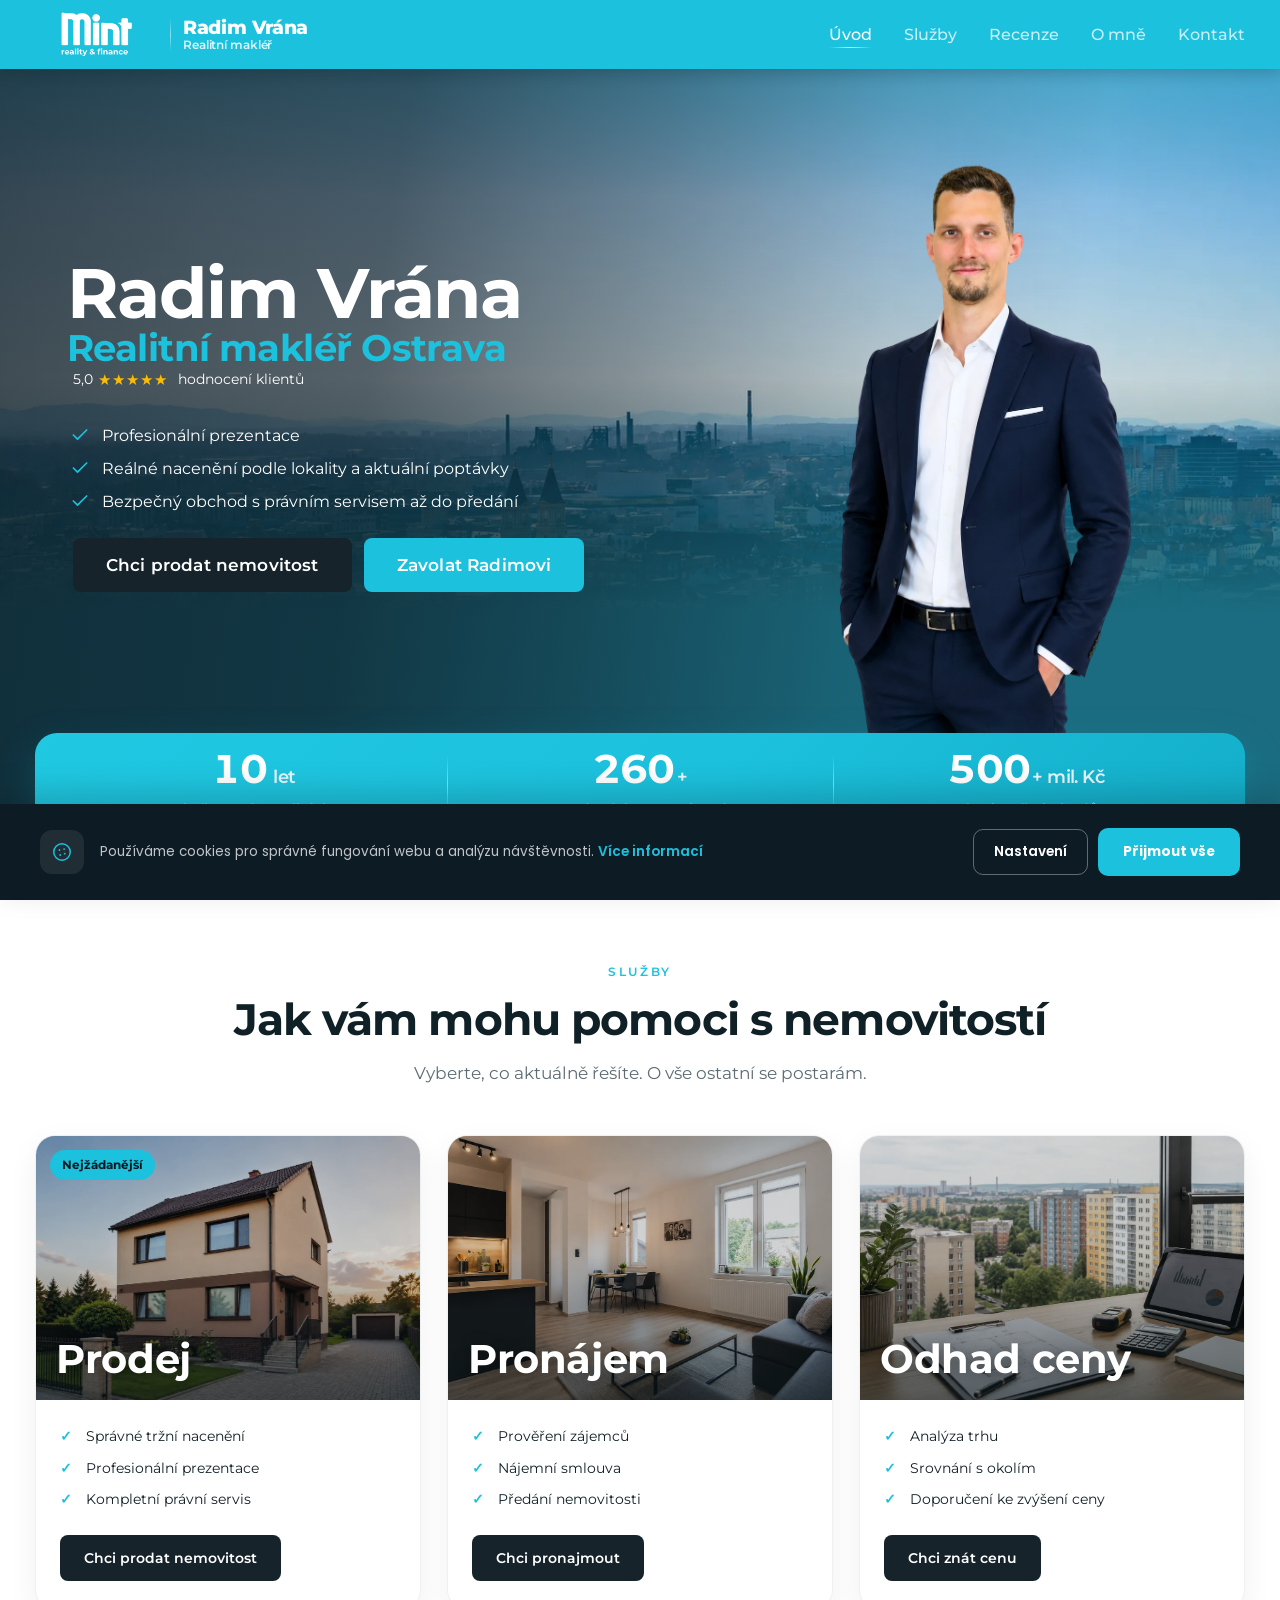
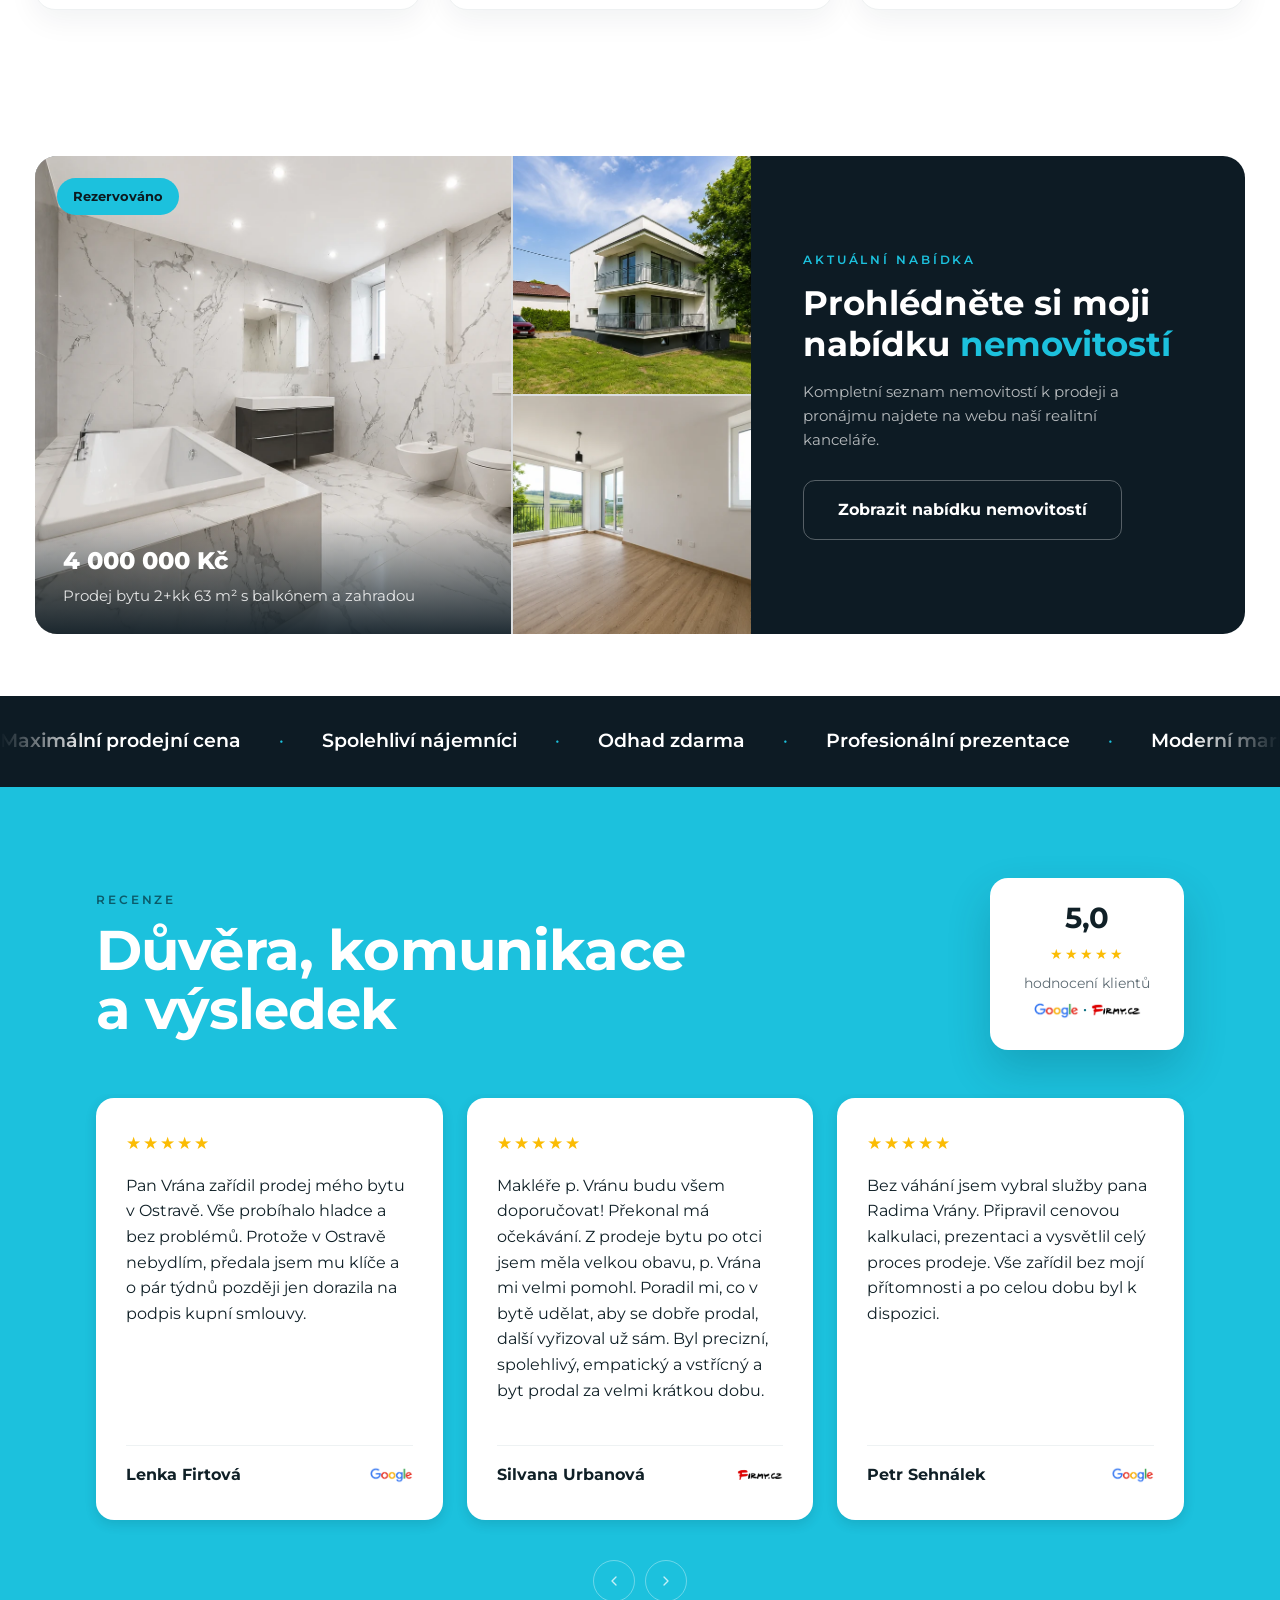
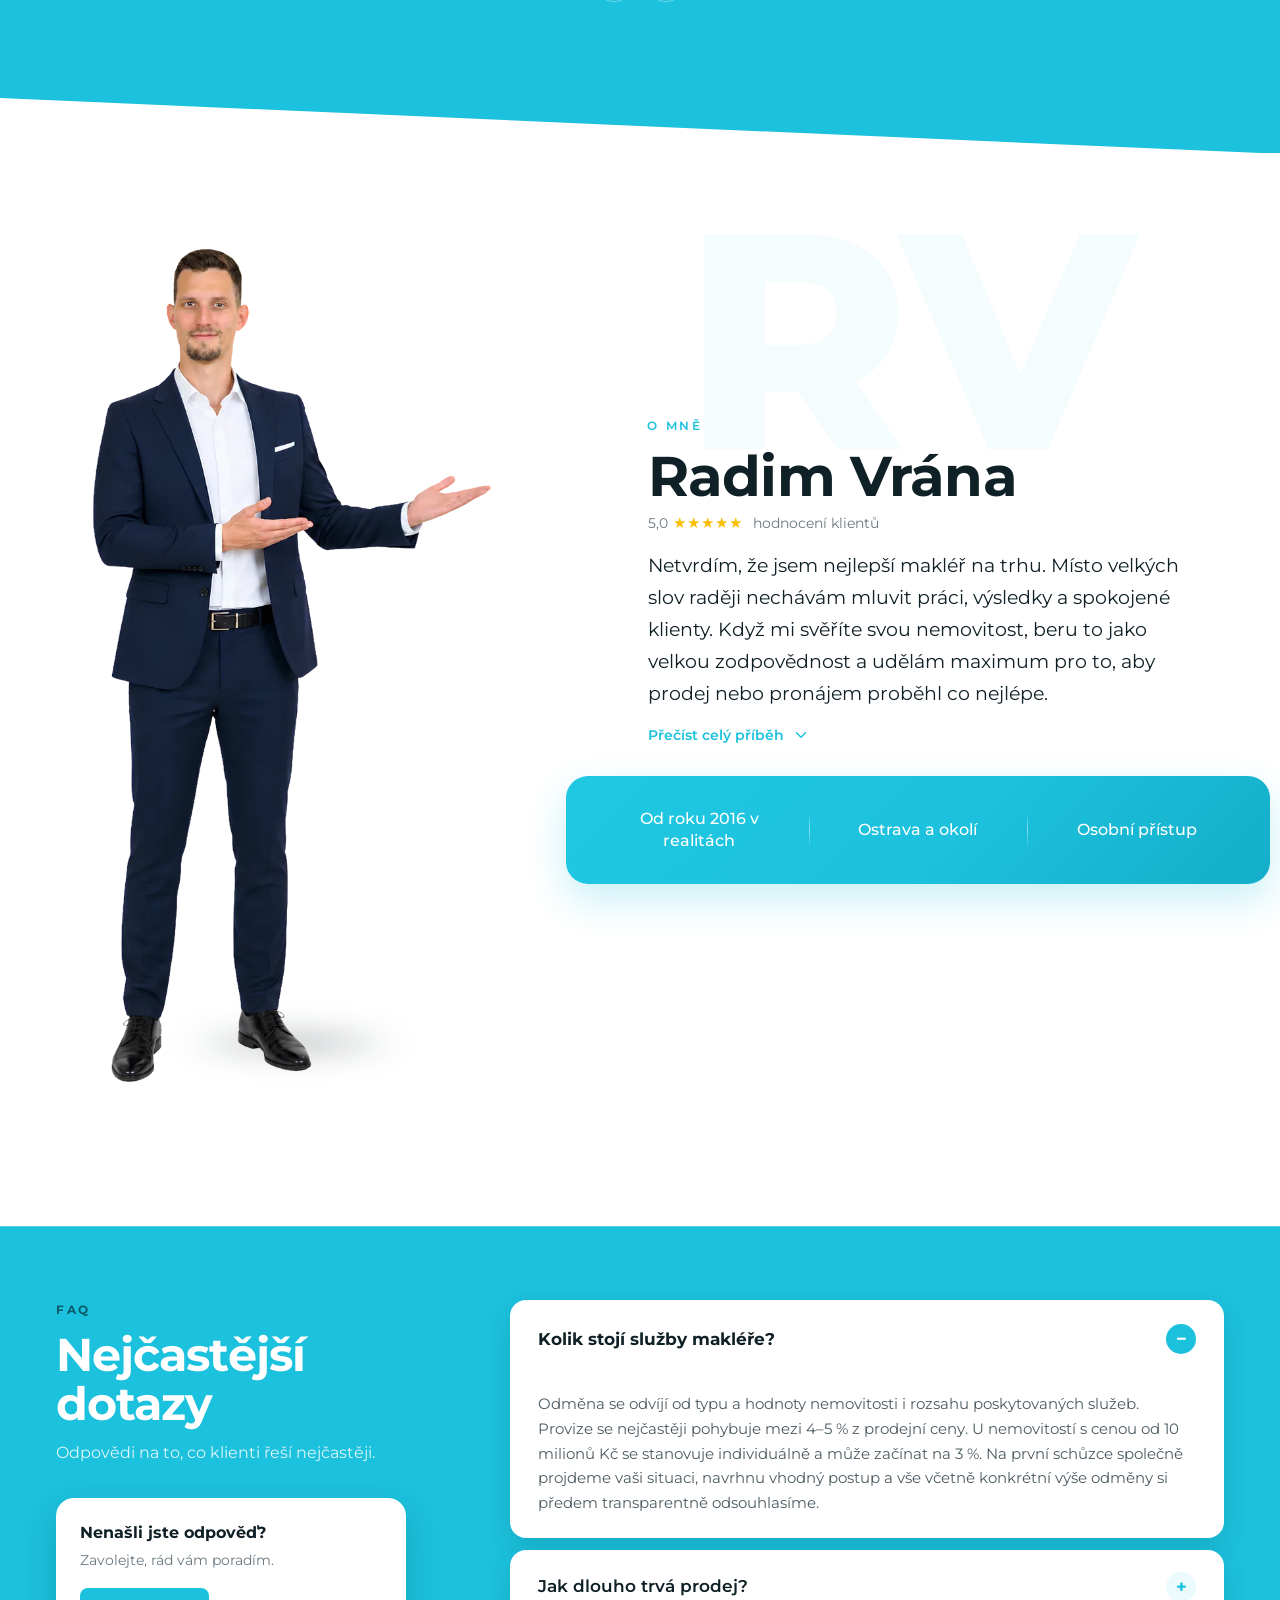
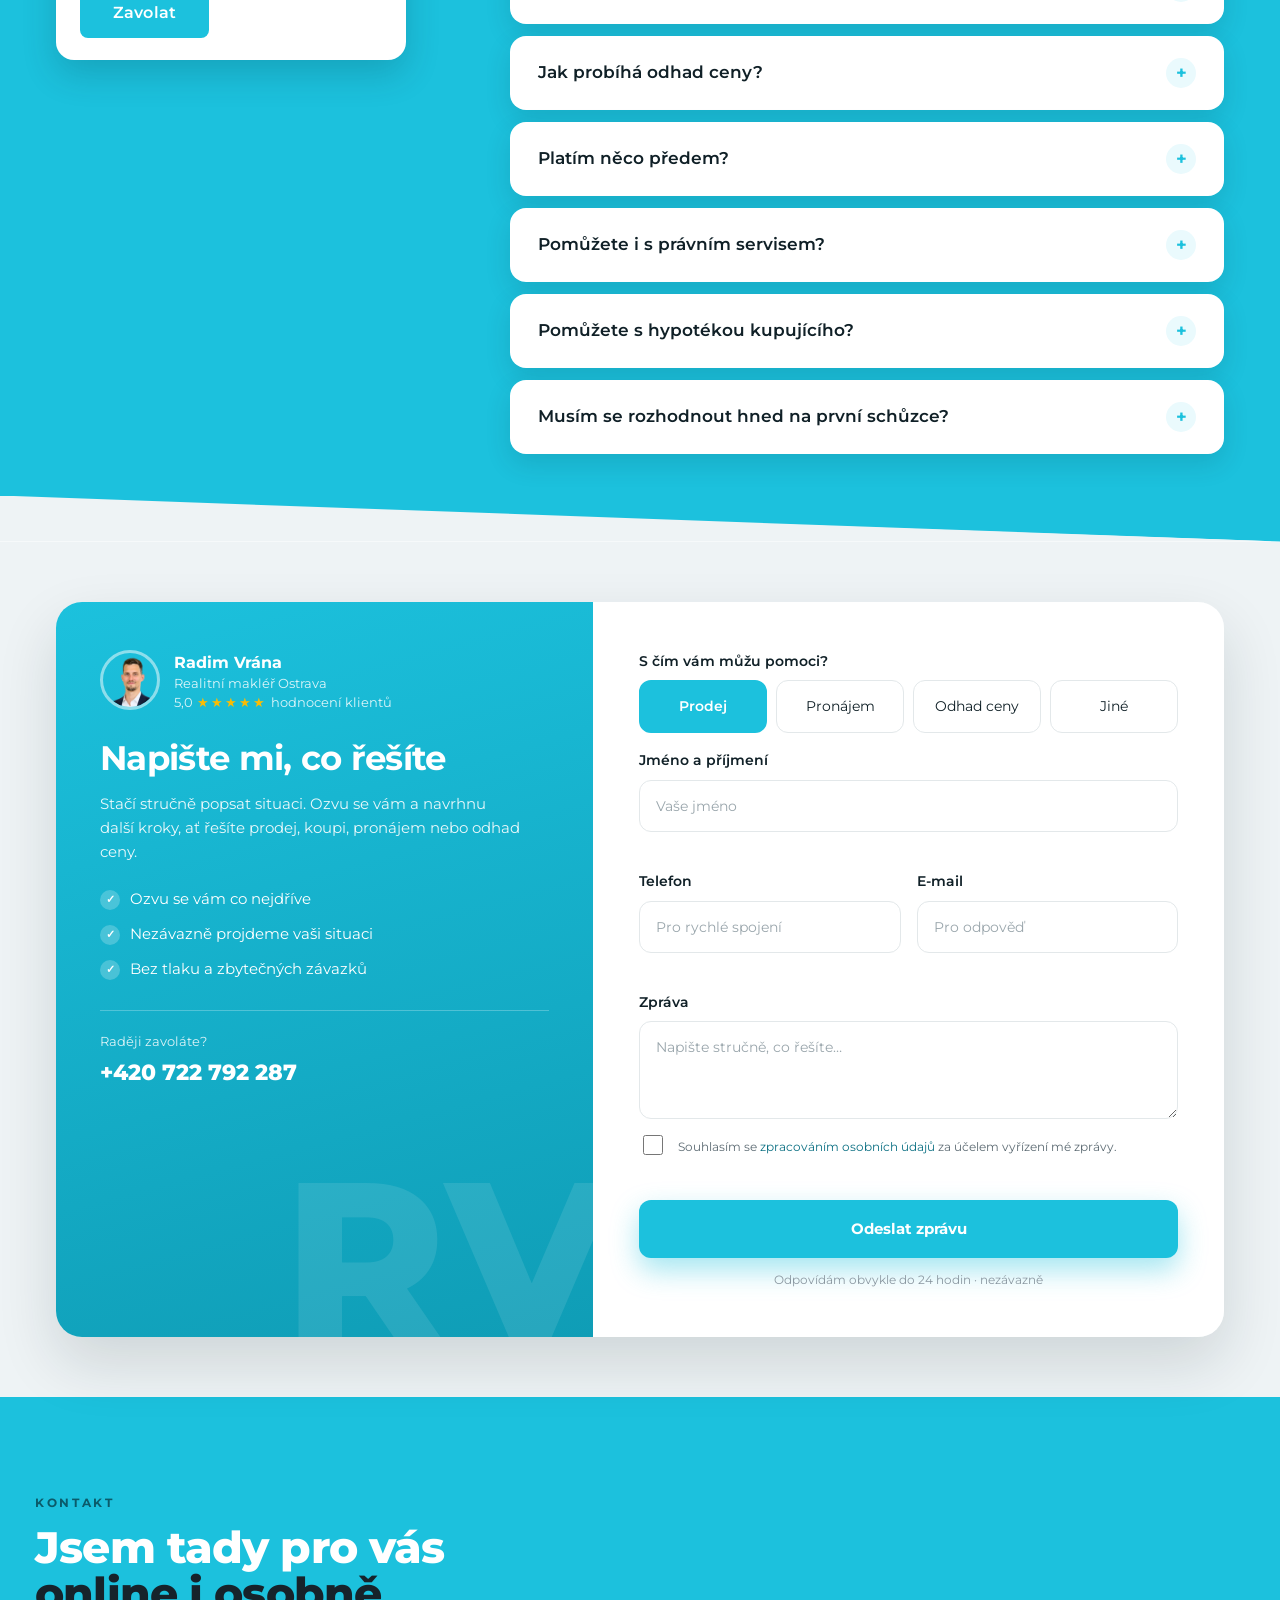
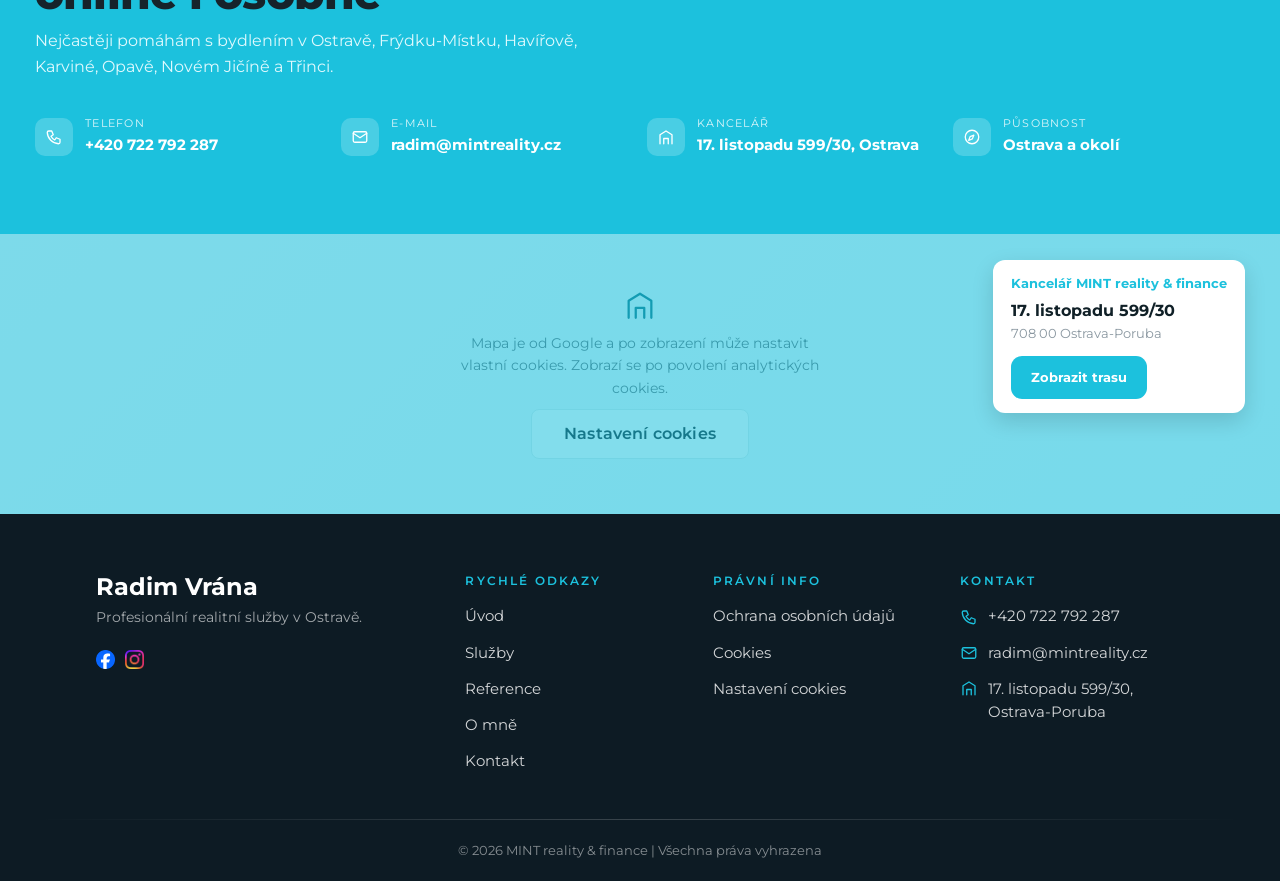
<file: index.html>
<!DOCTYPE html>
<html lang="cs">
<head>
  <meta charset="UTF-8" />
  <meta name="viewport" content="width=device-width, initial-scale=1, viewport-fit=cover" />

  <!-- =========================================================================
       SEO ZÁKLAD — UPRAVIT PRO KAŽDÉHO MAKLÉŘE
       Tyto hodnoty musí být zde staticky (kvůli crawlerům). Zrcadli je
       s assets/data/site-config.js (sekce `seo` / `brand`).
       ====================================================================== -->
  <title>Radim Vrána | Realitní makléř Ostrava</title>
  <meta name="description" content="Pomohu vám s prodejem i pronájmem nemovitosti v Ostravě. Zajistím přesné nacenění, profesionální prezentaci, moderní marketing i kompletní právní servis až do předání klíčů." />
  <link rel="canonical" href="https://www.radimvrana.cz/" />
  <meta name="robots" content="index, follow" />
  <meta name="theme-color" content="#1CC1DD" />
  <meta name="author" content="Radim Vrána" />

  <!-- Favicony / ikony (placeholdery — nahraď reálnými soubory) -->
  <link rel="icon" href="assets/img/favicon.ico" sizes="any" />
  <link rel="icon" href="assets/img/favicon-32.png" type="image/png" sizes="32x32" />
  <link rel="icon" href="assets/img/favicon-16.png" type="image/png" sizes="16x16" />
  <link rel="apple-touch-icon" href="assets/img/apple-touch-icon.png" />

  <!-- Open Graph -->
  <meta property="og:type" content="website" />
  <meta property="og:locale" content="cs_CZ" />
  <meta property="og:site_name" content="Radim Vrána — Realitní makléř" />
  <meta property="og:title" content="Radim Vrána | Realitní makléř Ostrava" />
  <meta property="og:description" content="Pomohu vám s prodejem i pronájmem nemovitosti v Ostravě. Zajistím přesné nacenění, profesionální prezentaci, moderní marketing i kompletní právní servis až do předání klíčů." />
  <meta property="og:url" content="https://www.radimvrana.cz/" />
  <meta property="og:image" content="https://www.radimvrana.cz/assets/img/og-image.png" />
  <meta property="og:image:width" content="1200" />
  <meta property="og:image:height" content="630" />

  <!-- Twitter Card -->
  <meta name="twitter:card" content="summary_large_image" />
  <meta name="twitter:title" content="Radim Vrána | Realitní makléř Ostrava" />
  <meta name="twitter:description" content="Pomohu vám s prodejem i pronájmem nemovitosti v Ostravě. Zajistím přesné nacenění, profesionální prezentaci, moderní marketing i kompletní právní servis až do předání klíčů." />
  <meta name="twitter:image" content="https://www.radimvrana.cz/assets/img/og-image.png" />

  <!-- =========================================================================
       JSON-LD — strukturovaná data pro realitního makléře.
       Kombinace RealEstateAgent + napojení na Person (zakladatel/kontaktní osoba).
       UPRAVIT reálné údaje per makléř.

       POZOR — RECENZE / RATING:
       Záměrně ZDE NENÍ aggregateRating ani review. Přidávej je jen pokud máš
       ověřitelný, pravdivý zdroj hodnocení a opravdu počítané hodnoty. Falešné
       nebo nepodložené rating schema je proti pravidlům Google i zákazníka.
       Pokud budeš mít reálná data, přidej blok "aggregateRating" s pravdivým
       "ratingValue" a "reviewCount".
       ====================================================================== -->
  <script type="application/ld+json">
  {
    "@context": "https://schema.org",
    "@type": "RealEstateAgent",
    "name": "Radim Vrána — Realitní makléř",
    "image": "https://www.radimvrana.cz/assets/img/radim-vrana-avatar.webp",
    "url": "https://www.radimvrana.cz/",
    "telephone": "+420722792287",
    "email": "radim@mintreality.cz",
    "priceRange": "$$",
    "areaServed": "Ostrava a okolí",
    "address": {
      "@type": "PostalAddress",
      "addressLocality": "Ostrava",
      "addressCountry": "CZ"
    },
    "founder": {
      "@type": "Person",
      "name": "Radim Vrána",
      "jobTitle": "Realitní makléř",
      "telephone": "+420722792287",
      "email": "radim@mintreality.cz"
    }
  }
  </script>
  <!-- Pozn.: až budou reálné odkazy na sociální sítě (viz assets/data/site-config.js → social),
       přidej do objektu výše platnou JSON vlastnost "sameAs": ["https://facebook.com/...", ...].
       JSON nepodporuje komentáře — sem se žádný takový klíč přidat NESMÍ, jinak je celý blok
       neplatný a Google ho celý ignoruje (ověřeno: tahle chyba tu byla dřív). -->


  <!-- FAQPage – pouze otázky a odpovědi skutečně viditelné v sekci #faq.
       Při změně textů FAQ aktualizuj i tento blok, ať se shoduje s obsahem stránky. -->
  <script type="application/ld+json">
  {
    "@context": "https://schema.org",
    "@type": "FAQPage",
    "mainEntity": [
      {
        "@type": "Question",
        "name": "Kolik stojí služby makléře?",
        "acceptedAnswer": {
          "@type": "Answer",
          "text": "Odměna se odvíjí od typu a hodnoty nemovitosti i rozsahu poskytovaných služeb. Provize se nejčastěji pohybuje mezi 4–5 % z prodejní ceny. U nemovitostí s cenou od 10 milionů Kč se stanovuje individuálně a může začínat na 3 %. Na první schůzce společně projdeme vaši situaci, navrhnu vhodný postup a vše včetně konkrétní výše odměny si předem transparentně odsouhlasíme."
        }
      },
      {
        "@type": "Question",
        "name": "Jak dlouho trvá prodej?",
        "acceptedAnswer": {
          "@type": "Answer",
          "text": "Prodej nemovitosti obvykle trvá přibližně 1 až 3 měsíce. Konkrétní doba závisí především na správně nastavené ceně, typu nemovitosti, lokalitě a aktuální situaci na trhu."
        }
      },
      {
        "@type": "Question",
        "name": "Jak probíhá odhad ceny?",
        "acceptedAnswer": {
          "@type": "Answer",
          "text": "Podívám se na lokalitu, stav nemovitosti, dispozici, srovnatelné nabídky i reálnou poptávku. Cílem není cenu jen odhadnout od stolu, ale nastavit ji tak, aby dávala smysl pro trh i pro vás."
        }
      },
      {
        "@type": "Question",
        "name": "Platím něco předem?",
        "acceptedAnswer": {
          "@type": "Answer",
          "text": "Ne, předem nic neplatíte. Mou odměnu hradíte pouze v případě úspěšně dokončeného obchodu."
        }
      },
      {
        "@type": "Question",
        "name": "Pomůžete i s právním servisem?",
        "acceptedAnswer": {
          "@type": "Answer",
          "text": "Ano. Součástí bezpečného obchodu je příprava smluv, advokátní úschova, podpisy, katastr i předání nemovitosti. Právní část řeším ve spolupráci s advokátní kanceláří."
        }
      },
      {
        "@type": "Question",
        "name": "Pomůžete s hypotékou kupujícího?",
        "acceptedAnswer": {
          "@type": "Answer",
          "text": "Ano. Díky spolupráci s hypotečními specialisty dokážeme kupujícím pomoci se zajištěním financování. Prodávajícímu to přináší větší jistotu, že kupující hypotéku skutečně získá a celý obchod proběhne rychleji a bezpečněji."
        }
      },
      {
        "@type": "Question",
        "name": "Musím se rozhodnout hned na první schůzce?",
        "acceptedAnswer": {
          "@type": "Answer",
          "text": "Ne. První schůzka je hlavně o tom, abychom si prošli vaši situaci, možnosti a další postup. Rozhodnutí bude vždy na vás."
        }
      }
    ]
  }
  </script>

  <!-- Font: Montserrat (neblokuje render — display=swap) + Poppins pro cookie lištu -->
  <link rel="preconnect" href="https://fonts.googleapis.com" />
  <link rel="preconnect" href="https://fonts.gstatic.com" crossorigin />
  <link rel="stylesheet" href="https://fonts.googleapis.com/css2?family=Montserrat:wght@400;500;600;700&family=Poppins:wght@400;500;600;700&display=swap" />

  <!-- Styl -->
  <link rel="stylesheet" href="assets/css/styles.css?v=20260914e" />
</head>
<body>
  <!-- Skip link -->
  <a class="skip-link" href="#main">Přeskočit na obsah</a>

  <!-- =========================================================================
       HEADER
       ====================================================================== -->
  <header class="site-header" id="top">
    <div class="container header__inner">
      <a class="brand" href="#top" aria-label="Domů — Radim Vrána, realitní makléř">
        <img class="brand__logo" src="assets/img/logo-bíle.png" alt="" aria-hidden="true" />
        <span class="brand__divider" aria-hidden="true"></span>
        <span class="brand__monogram" aria-hidden="true">
          <span class="brand__name" data-cfg="agent.name">Radim Vrána</span>
          <span class="brand__role">Realitní makléř</span>
        </span>
      </a>

      <nav class="nav" id="primary-nav" aria-label="Hlavní navigace">
        <ul class="nav__list">
          <li><a class="nav__link" href="#hero">Úvod</a></li>
          <li><a class="nav__link" href="#sluzby">Služby</a></li>
          <li><a class="nav__link" href="#reference">Recenze</a></li>
          <li><a class="nav__link" href="#o-mne">O mně</a></li>
          <li><a class="nav__link" href="#kontakt">Kontakt</a></li>
        </ul>
      </nav>

      <div class="header__actions">
        <button class="nav-toggle" type="button"
                aria-label="Otevřít menu" aria-expanded="false" aria-controls="mobile-menu">
          <span class="nav-toggle__bar"></span>
          <span class="nav-toggle__bar"></span>
          <span class="nav-toggle__bar"></span>
        </button>
      </div>
    </div>
  </header>

  <!-- Mobilní vysouvací menu — mimo <header>, aby jeho z-index nebyl omezený
       stacking kontextem hlavičky (ta má nižší z-index než backdrop, což by
       menu schovalo pod backdrop a odkazy by nešly kliknout). -->
  <div class="mobile-menu" id="mobile-menu" hidden>
    <nav aria-label="Mobilní navigace">
      <ul class="mobile-menu__list">
        <li><a class="mobile-menu__link" href="#hero">Úvod</a></li>
        <li><a class="mobile-menu__link" href="#sluzby">Služby</a></li>
        <li><a class="mobile-menu__link" href="#reference">Recenze</a></li>
        <li><a class="mobile-menu__link" href="#o-mne">O mně</a></li>
        <li><a class="mobile-menu__link" href="#kontakt">Kontakt</a></li>
      </ul>
      <div class="mobile-menu__actions">
        <a class="btn btn--primary btn--block" href="tel:+420722792287"
           data-cfg-href="agent.phoneTel" data-cfg="agent.phone">+420 722 792 287</a>
      </div>
    </nav>
  </div>
  <!-- Backdrop pro mobilní menu -->
  <div class="menu-backdrop" hidden></div>

  <main id="main">
    <!-- =======================================================================
         HERO
         ==================================================================== -->
    <section class="hero" id="hero" aria-labelledby="hero-title">
      <!-- Vizuální horní část hero (pozadí + obsah) — na mobilu je to samostatný
           kratší kontejner, aby pozadí (gradient/fotka) končilo nad statistikami
           a ne za nimi. Na desktopu je to jen obalový div beze změny chování. -->
      <div class="hero__visual">
        <!-- Vrstvené pozadí hero sekce pro mobil (podklad + fotka + tmavé překrytí).
             Na desktopu se nezobrazuje, tam běží původní .hero background-image. -->
        <div class="hero__bg-mobile" aria-hidden="true">
          <div class="hero__bg-base"></div>
          <div class="hero__bg-photo"></div>
          <div class="hero__bg-overlay"></div>
        </div>

        <!-- Liniový půdorysný motiv v pozadí (dekorace, decentní realitní detail) -->
        <svg class="hero__floorplan" viewBox="0 0 400 320" fill="none" stroke="currentColor"
             stroke-width="1.4" stroke-linejoin="round" aria-hidden="true">
          <rect x="8" y="8" width="384" height="304"/>
          <line x1="170" y1="8" x2="170" y2="200"/>
          <line x1="8" y1="200" x2="392" y2="200"/>
          <line x1="170" y1="120" x2="392" y2="120"/>
          <line x1="280" y1="120" x2="280" y2="200"/>
          <path d="M170 60a30 30 0 0 1 30 30"/>
          <path d="M92 200a26 26 0 0 1 26-26"/>
          <line x1="42" y1="8" x2="96" y2="8" stroke-width="4"/>
          <line x1="8" y1="244" x2="8" y2="288" stroke-width="4"/>
          <line x1="300" y1="312" x2="352" y2="312" stroke-width="4"/>
        </svg>

        <div class="container hero__inner">
        <div class="hero__content">
          <div class="hero__content-top">
            <h2 class="hero__name" data-cfg="agent.name">Radim Vrána</h2>
            <h1 class="hero__title" id="hero-title" data-cfg="hero.title">Realitní makléř Ostrava</h1>
            <div class="om-rating hero__rating" aria-label="Hodnocení 5 z 5">
              <span class="om-rating-text">5,0</span>
              <span class="om-stars" aria-hidden="true">★★★★★</span>
              <span class="om-rating-text">hodnocení klientů</span>
            </div>
          </div>

          <!-- Na mobilu se tento blok vizuálně přesouvá až pod fotku s vizitkou
               (viz .hero__content-bottom v @media max-width:899px), na desktopu
               zůstává v HTML pořadí beze změny. -->
          <div class="hero__content-bottom">
            <!-- Benefity místo podnadpisu (render z configu hero.reasons) -->
            <ul class="hero__reasons" data-reasons>
              <li>
                <svg class="hero__reason-ic" viewBox="0 0 24 24" fill="none" stroke="currentColor" stroke-width="2" stroke-linecap="round" stroke-linejoin="round" aria-hidden="true"><path d="M20 6 9 17l-5-5"/></svg>
                <span>Profesionální prezentace</span>
              </li>
              <li>
                <svg class="hero__reason-ic" viewBox="0 0 24 24" fill="none" stroke="currentColor" stroke-width="2" stroke-linecap="round" stroke-linejoin="round" aria-hidden="true"><path d="M20 6 9 17l-5-5"/></svg>
                <span>Reálné nacenění podle lokality a aktuální poptávky</span>
              </li>
              <li>
                <svg class="hero__reason-ic" viewBox="0 0 24 24" fill="none" stroke="currentColor" stroke-width="2" stroke-linecap="round" stroke-linejoin="round" aria-hidden="true"><path d="M20 6 9 17l-5-5"/></svg>
                <span>Bezpečný obchod s právním servisem až do předání</span>
              </li>
            </ul>
          </div>

          <!-- Na mobilu se tlačítka vizuálně přesouvají až pod fotku s vizitkou
               (viz .hero__cta v @media max-width:899px), na desktopu zůstávají
               v HTML pořadí beze změny. -->
          <div class="hero__cta">
            <a class="btn btn--primary btn--lg hero__cta-dark" href="#napiste" data-inquiry="Prodej nemovitosti" data-cfg="cta.secondary">
              Chci prodat nemovitost
            </a>
            <a class="btn btn--primary btn--lg hero__cta-desktop-only" href="tel:+420722792287" data-cfg-href="agent.phoneTel">
              Zavolat Radimovi
            </a>
            <a class="btn btn--primary btn--lg hero__cta-mobile-only" href="tel:+420722792287" data-cfg-href="agent.phoneTel">
              Zavolat Radimovi
            </a>
          </div>
        </div>

        <!-- Osobní karta makléře = fotka + překrývající kontaktní vizitka -->
        <aside class="hero__card" aria-label="Kontakt na makléře">
          <div class="hero__photo-wrap">
            <img class="hero__photo" src="assets/img/agent-placeholder.svg"
                 alt="Portrét makléře" width="440" height="550"
                 fetchpriority="high" decoding="async"
                 data-cfg-src="agent.photo" data-cfg-alt="agent.photoAlt" />
          </div>
          <div class="hero__contact">
            <p class="hero__signature" data-cfg="agent.name">Jan Novák</p>
            <p class="hero__signature-role" data-cfg="agent.position">Realitní makléř pro Ostravu a okolí</p>
            <a class="hero__phone-big" href="tel:+420777123456"
               data-cfg-href="agent.phoneTel" data-cfg="agent.phone" aria-label="Zavolat makléři">
              <svg viewBox="0 0 24 24" fill="none" stroke="currentColor" stroke-width="2" stroke-linecap="round" stroke-linejoin="round" aria-hidden="true"><path d="M5 4h4l2 5-3 2a12 12 0 0 0 5 5l2-3 5 2v4a2 2 0 0 1-2 2A16 16 0 0 1 3 6a2 2 0 0 1 2-2z"/></svg>
              +420 777 123 456
            </a>
            <a class="btn btn--primary btn--block" href="tel:+420722792287" data-cfg-href="agent.phoneTel">Zavolat Radimovi</a>
          </div>
        </aside>
        </div>
      </div>

      <!-- Statistiky -->
      <div class="container hero__stats">
        <ul class="stats" data-stats>
          <li class="stat"><span class="stat__value">10<span class="stat__suffix"> let</span></span><span class="stat__label">zkušeností v realitách</span></li>
          <li class="stat"><span class="stat__value">260<span class="stat__suffix">+</span></span><span class="stat__label">prodaných nemovitostí</span></li>
          <li class="stat"><span class="stat__value">500<span class="stat__suffix">+ mil. Kč</span></span><span class="stat__label">v hodnotě obchodů</span></li>
        </ul>
      </div>
    </section>

    <!-- =======================================================================
         SLUŽBY — 3 karty (Prodej / Pronájem / Odhad ceny)
         ==================================================================== -->
    <section class="section" id="sluzby" aria-labelledby="sluzby-title">
      <div class="container">
        <header class="sluzby-head">
          <p class="sluzby-kicker">Služby</p>
          <h2 class="sluzby-title" id="sluzby-title">Jak vám mohu pomoci s nemovitostí</h2>
          <p class="sluzby-lead">Vyberte, co aktuálně řešíte.<br class="sluzby-lead__break"> O vše ostatní se postarám.</p>
        </header>

        <div class="sluzby-grid">
          <article class="sluzba-card">
            <div class="sluzba-card__media">
              <span class="sluzba-card__badge">Nejžádanější</span>
              <img class="sluzba-card__img" src="assets/img/karta-prodej.webp" alt="Prodej nemovitosti" loading="lazy" width="640" height="440" />
              <h3 class="sluzba-card__title">Prodej</h3>
            </div>
            <div class="sluzba-card__body">
              <ul class="sluzba-card__list">
                <li>Správné tržní nacenění</li>
                <li>Profesionální prezentace</li>
                <li>Kompletní právní servis</li>
              </ul>
              <a class="sluzba-card__cta" href="#napiste" data-inquiry="Prodej nemovitosti">Chci prodat nemovitost</a>
            </div>
          </article>

          <article class="sluzba-card">
            <div class="sluzba-card__media">
              <img class="sluzba-card__img" src="assets/img/karta-pronajem.webp" alt="Pronájem nemovitosti" loading="lazy" width="640" height="440" />
              <h3 class="sluzba-card__title">Pronájem</h3>
            </div>
            <div class="sluzba-card__body">
              <ul class="sluzba-card__list">
                <li>Prověření zájemců</li>
                <li>Nájemní smlouva</li>
                <li>Předání nemovitosti</li>
              </ul>
              <a class="sluzba-card__cta" href="#napiste" data-inquiry="Pronájem">Chci pronajmout</a>
            </div>
          </article>

          <article class="sluzba-card">
            <div class="sluzba-card__media">
              <img class="sluzba-card__img" src="assets/img/karta-odhad.webp" alt="Odhad ceny nemovitosti" loading="lazy" width="640" height="440" />
              <h3 class="sluzba-card__title">Odhad ceny</h3>
            </div>
            <div class="sluzba-card__body">
              <ul class="sluzba-card__list">
                <li>Analýza trhu</li>
                <li>Srovnání s okolím</li>
                <li>Doporučení ke zvýšení ceny</li>
              </ul>
              <a class="sluzba-card__cta" href="#napiste" data-inquiry="Odhad ceny">Chci znát cenu</a>
            </div>
          </article>
        </div>
      </div>
    </section>

    <!-- =======================================================================
         AKTUÁLNÍ NABÍDKA — tmavá karta s vypíchnutou nemovitostí.
         Foto: assets/img/nemovitost.png — pro výměnu stačí nahradit tenhle
         soubor stejným názvem. Cena/popis a odkaz na web RK (href) jsou
         zatím placeholder texty/URL, doplň reálné údaje přímo v HTML.
         ==================================================================== -->
    <section class="section" id="nabidka" aria-labelledby="nabidka-title">
      <div class="container">
        <div class="nabidka-card">
          <div class="nabidka-card__media">
            <!-- Tři samostatné fotky (ne jedna slepená koláž) — každá má vlastní
                 object-position, takže se dá zaměření doladit nezávisle na sobě
                 podle toho, jak vyjdou při ořezu na dané rozlišení. Badge a
                 cena/název jsou uvnitř --main wrapperu, takže se drží jen nad
                 hlavní fotkou ve všech třech layoutových režimech (mobil/
                 tablet/desktop — viz CSS níže, tři samostatné @media bloky
                 s pevnými breakpointy, žádné plynulé přepočítávání). -->
            <div class="nabidka-card__photos">
              <div class="nabidka-card__photo-wrap nabidka-card__photo-wrap--main">
                <img class="nabidka-card__photo" src="assets/img/nabidka-koupelna.webp" alt="Koupelna" width="1019" height="1024" loading="lazy" decoding="async" />
                <span class="nabidka-card__badge">Rezervováno</span>
                <div class="nabidka-card__price-box">
                  <p class="nabidka-card__price">4 000 000 Kč</p>
                  <p class="nabidka-card__desc">Prodej bytu 2+kk 63 m² s balkónem a zahradou</p>
                </div>
              </div>
              <div class="nabidka-card__photo-wrap nabidka-card__photo-wrap--top">
                <img class="nabidka-card__photo" src="assets/img/nabidka-dum.webp" alt="Exteriér domu" width="510" height="509" loading="lazy" decoding="async" />
              </div>
              <div class="nabidka-card__photo-wrap nabidka-card__photo-wrap--bottom">
                <img class="nabidka-card__photo" src="assets/img/nabidka-pokoj.webp" alt="Obytný pokoj" width="510" height="508" loading="lazy" decoding="async" />
              </div>
            </div>
          </div>
          <div class="nabidka-card__content">
            <span class="nabidka-card__kicker">Aktuální nabídka</span>
            <h2 class="nabidka-card__heading" id="nabidka-title">Prohlédněte si moji nabídku <span class="nabidka-card__heading-accent">nemovitostí</span></h2>
            <p class="nabidka-card__lead">Kompletní seznam nemovitostí k prodeji a pronájmu najdete na webu naší realitní kanceláře.</p>
            <a class="nabidka-card__cta" href="https://www.mintreality.cz/reality/vse/?hideFilter=1" target="_blank" rel="noopener">Zobrazit nabídku nemovitostí</a>
          </div>
        </div>
      </div>
    </section>

    <!-- =======================================================================
         MARQUEE — kroky procesu prodeje, nekonečně běžící tmavý pruh
         ==================================================================== -->
    <div class="marquee" aria-hidden="true">
      <div class="marq-mask">
      <div class="marq-track">
        <div class="marq-group">
          <span class="marq-step">Maximální prodejní cena</span>
          <span class="marq-arrow">•</span>
          <span class="marq-step">Spolehliví nájemníci</span>
          <span class="marq-arrow">•</span>
          <span class="marq-step">Odhad zdarma</span>
          <span class="marq-arrow">•</span>
          <span class="marq-step">Profesionální prezentace</span>
          <span class="marq-arrow">•</span>
          <span class="marq-step">Moderní marketing</span>
          <span class="marq-arrow">•</span>
          <span class="marq-step">Bezpečný průběh</span>
          <span class="marq-arrow">•</span>
          <span class="marq-step">Kompletní právní servis</span>
          <span class="marq-arrow">•</span>
          <span class="marq-step">Osobní přístup</span>
          <span class="marq-arrow">•</span>
        </div>
        <div class="marq-group" aria-hidden="true">
          <span class="marq-step">Maximální prodejní cena</span>
          <span class="marq-arrow">•</span>
          <span class="marq-step">Spolehliví nájemníci</span>
          <span class="marq-arrow">•</span>
          <span class="marq-step">Odhad zdarma</span>
          <span class="marq-arrow">•</span>
          <span class="marq-step">Profesionální prezentace</span>
          <span class="marq-arrow">•</span>
          <span class="marq-step">Moderní marketing</span>
          <span class="marq-arrow">•</span>
          <span class="marq-step">Bezpečný průběh</span>
          <span class="marq-arrow">•</span>
          <span class="marq-step">Kompletní právní servis</span>
          <span class="marq-arrow">•</span>
          <span class="marq-step">Osobní přístup</span>
          <span class="marq-arrow">•</span>
        </div>
      </div>
      </div>
    </div>

    <!-- =======================================================================
         REFERENCE / RECENZE — render z configu přes main.js
         ==================================================================== -->
    <section class="section" id="reference" aria-labelledby="reference-title">
      <div class="container">
        <div class="reviews-head">
          <header class="section__head">
            <span class="reference-kicker">Recenze</span>
            <h2 class="section__title" id="reference-title">Důvěra, komunikace a výsledek</h2>
          </header>

          <!-- Souhrnné hodnocení — hodnoty z configu (reviews.rating); skryje se, když není value -->
          <aside class="reviews-rating" data-rating aria-label="Souhrnné hodnocení klientů">
            <div class="reviews-rating__row reviews-rating__row--top">
              <span class="reviews-rating__score"><span data-rating-value>5,0</span></span>
              <span class="reviews-rating__stars" aria-hidden="true">★★★★★</span>
            </div>
            <div class="reviews-rating__row reviews-rating__row--bottom">
              <span class="reviews-rating__label" data-rating-label>hodnocení klientů</span>
              <span class="reviews-rating__sources">
                <a class="reviews-rating__src reviews-rating__src--logo" data-rating-google href="#" target="_blank" rel="noopener noreferrer"><img class="reviews-rating__logo" src="assets/img/google-logo.png" alt="Google" loading="lazy" decoding="async"></a>
                <span aria-hidden="true"> · </span>
                <a class="reviews-rating__src reviews-rating__src--logo" data-rating-firmy href="#" target="_blank" rel="noopener noreferrer"><img class="reviews-rating__logo reviews-rating__logo--firmy" src="assets/img/firmy-logo.png" alt="Firmy.cz" loading="lazy" decoding="async"></a>
              </span>
            </div>
          </aside>
        </div>

        <!-- Sem main.js vykreslí recenze podle reviews.provider -->
        <div class="reviews" data-reviews aria-live="polite"></div>

      </div>
    </section>

    <!-- =======================================================================
         O MAKLÉŘI (placeholder)
         ==================================================================== -->
    <section class="section" id="o-mne" aria-labelledby="o-mne-title">
      <div class="container about">
        <div class="about__media">
          <img class="about__photo" src="assets/img/radim-about.webp"
               alt="Radim Vrána, realitní makléř" width="900" height="1125" loading="lazy" decoding="async" />
        </div>

        <div class="about__head">
          <span class="om-kicker">O MNĚ</span>
          <h2 class="section__title" id="o-mne-title"><span data-cfg="agent.name">Radim Vrána</span></h2>
          <div class="om-rating" aria-label="Hodnocení 5 z 5">
            <span class="om-rating-text">5,0</span>
            <span class="om-stars" aria-hidden="true">★★★★★</span>
            <span class="om-rating-text">hodnocení klientů</span>
          </div>
          <p class="about__intro">Netvrdím, že jsem nejlepší makléř na trhu. Místo velkých slov raději nechávám mluvit práci, výsledky a spokojené klienty. Když mi svěříte svou nemovitost, beru to jako velkou zodpovědnost a udělám maximum pro to, aby prodej nebo pronájem proběhl co nejlépe.</p>

          <!-- Přepínač zobrazí JS (bez JS je celý příběh vidět); ovládá rozbalení -->
          <button class="about__reveal" type="button" aria-expanded="false" aria-controls="about-story" hidden>
            <span class="about__reveal-label">Přečíst celý příběh</span>
            <svg class="about__reveal-ic" viewBox="0 0 24 24" fill="none" stroke="currentColor" stroke-width="2" stroke-linecap="round" stroke-linejoin="round" aria-hidden="true"><path d="m6 9 6 6 6-6"/></svg>
          </button>

          <ul class="about__trust">
            <li>Od roku 2016 v realitách</li>
            <li>Ostrava a okolí</li>
            <li>Osobní přístup</li>
          </ul>

        </div>

        <div class="about__body">
          <div class="about__story" id="about-story">
            <div class="about__story-inner">
              <p class="about__text">V realitách se pohybuji od roku 2016. Do svých dvaceti let jsem hrál hokej, který mě naučil vytrvat, bojovat za tým a udělat maximum pro společný cíl. Podobně vnímám i spolupráci s klientem. Ne jako jednorázovou zakázku, ale jako obchodní partnerství, ve kterém táhneme za jeden provaz.</p>
              <p class="about__text">Prodej nebo koupě nemovitosti je velký životní krok, často plný emocí i obav. Proto se snažím klientovi nejdříve porozumět jako člověku. Profesně je pro mě důležité zajistit co nejlepší podmínky, rozumný čas a bezpečný průběh bez zbytečných komplikací.</p>
              <p class="about__text">Důraz kladu na kvalitní marketing, profesionální přípravu nemovitosti a správnou prezentaci. Bezpečný právní průběh řeším ve spolupráci s renomovanou advokátní kanceláří.</p>
              <p class="about__text">Ve volném čase jsem nejraději s rodinou. Takže se předem omlouvám, ale moje dcerka úplně netoleruje pracovní telefonáty v neděli večer. Oblíbil jsem si také horskou turistiku, protože člověka učí překonávat překážky, vytrvat a jít dál. Podobně jako v životě i v realitách.</p>
              <p class="about__text">Pokud zvažujete prodej, koupi nebo pronájem, rád se s vámi nezávazně potkám nebo si zavolám. Ukážu vám, jak pracuji a co můžete od spolupráce očekávat. Rozhodnutí bude na vás. Ze zkušenosti ale vím, že když si společně sedneme, většina klientů má rychle jasno.</p>
            </div>
          </div>
        </div>
      </div>
    </section>

    <!-- =======================================================================
         FAQ — dvousloupcová kompozice: vlevo (sticky) kicker/nadpis/perex/kontaktní
         karta, vpravo akordeon (JS: initFaqAccordion v main.js — single-open,
         max-height animace, aria-expanded/aria-controls).
         ==================================================================== -->
    <section class="section" id="faq" aria-labelledby="faq-title">
      <div class="container faq-layout">
        <div class="faq-col">
          <span class="faq-kicker">FAQ</span>
          <h2 class="faq-title" id="faq-title">Nejčastější dotazy</h2>
          <p class="faq-lead">Odpovědi na to, co klienti řeší nejčastěji.</p>

          <div class="faq-card">
            <p class="faq-card__title">Nenašli jste odpověď?</p>
            <p class="faq-card__text">Zavolejte, rád vám poradím.</p>
            <a class="btn btn--primary" href="tel:+420722792287"
               data-cfg-href="agent.phoneTel">Zavolat</a>
          </div>
        </div>

        <div class="faq-list">
          <div class="faq__item is-open">
            <h3 class="faq__item-head">
              <button class="faq__btn" type="button" aria-expanded="true" aria-controls="faq-a-1" id="faq-q-1">
                <span class="faq__q">Kolik stojí služby makléře?</span>
                <span class="faq__toggle" aria-hidden="true"></span>
              </button>
            </h3>
            <div class="faq__panel" id="faq-a-1" role="region" aria-labelledby="faq-q-1">
              <div class="faq__panel-inner">
                <p>Odměna se odvíjí od typu a hodnoty nemovitosti i rozsahu poskytovaných služeb. Provize se nejčastěji pohybuje mezi 4–5 % z prodejní ceny. U nemovitostí s cenou od 10 milionů Kč se stanovuje individuálně a může začínat na 3 %. Na první schůzce společně projdeme vaši situaci, navrhnu vhodný postup a vše včetně konkrétní výše odměny si předem transparentně odsouhlasíme.</p>
              </div>
            </div>
          </div>
          <div class="faq__item">
            <h3 class="faq__item-head">
              <button class="faq__btn" type="button" aria-expanded="false" aria-controls="faq-a-2" id="faq-q-2">
                <span class="faq__q">Jak dlouho trvá prodej?</span>
                <span class="faq__toggle" aria-hidden="true"></span>
              </button>
            </h3>
            <div class="faq__panel" id="faq-a-2" role="region" aria-labelledby="faq-q-2">
              <div class="faq__panel-inner">
                <p>Prodej nemovitosti obvykle trvá přibližně 1 až 3 měsíce. Konkrétní doba závisí především na správně nastavené ceně, typu nemovitosti, lokalitě a aktuální situaci na trhu.</p>
              </div>
            </div>
          </div>
          <div class="faq__item">
            <h3 class="faq__item-head">
              <button class="faq__btn" type="button" aria-expanded="false" aria-controls="faq-a-3" id="faq-q-3">
                <span class="faq__q">Jak probíhá odhad ceny?</span>
                <span class="faq__toggle" aria-hidden="true"></span>
              </button>
            </h3>
            <div class="faq__panel" id="faq-a-3" role="region" aria-labelledby="faq-q-3">
              <div class="faq__panel-inner">
                <p>Podívám se na lokalitu, stav nemovitosti, dispozici, srovnatelné nabídky i reálnou poptávku. Cílem není cenu jen odhadnout od stolu, ale nastavit ji tak, aby dávala smysl pro trh i pro vás.</p>
              </div>
            </div>
          </div>
          <div class="faq__item">
            <h3 class="faq__item-head">
              <button class="faq__btn" type="button" aria-expanded="false" aria-controls="faq-a-4" id="faq-q-4">
                <span class="faq__q">Platím něco předem?</span>
                <span class="faq__toggle" aria-hidden="true"></span>
              </button>
            </h3>
            <div class="faq__panel" id="faq-a-4" role="region" aria-labelledby="faq-q-4">
              <div class="faq__panel-inner">
                <p>Ne, předem nic neplatíte. Mou odměnu hradíte pouze v případě úspěšně dokončeného obchodu.</p>
              </div>
            </div>
          </div>
          <div class="faq__item">
            <h3 class="faq__item-head">
              <button class="faq__btn" type="button" aria-expanded="false" aria-controls="faq-a-5" id="faq-q-5">
                <span class="faq__q">Pomůžete i s právním servisem?</span>
                <span class="faq__toggle" aria-hidden="true"></span>
              </button>
            </h3>
            <div class="faq__panel" id="faq-a-5" role="region" aria-labelledby="faq-q-5">
              <div class="faq__panel-inner">
                <p>Ano. Součástí bezpečného obchodu je příprava smluv, advokátní úschova, podpisy, katastr i předání nemovitosti. Právní část řeším ve spolupráci s advokátní kanceláří.</p>
              </div>
            </div>
          </div>
          <div class="faq__item">
            <h3 class="faq__item-head">
              <button class="faq__btn" type="button" aria-expanded="false" aria-controls="faq-a-6" id="faq-q-6">
                <span class="faq__q">Pomůžete s hypotékou kupujícího?</span>
                <span class="faq__toggle" aria-hidden="true"></span>
              </button>
            </h3>
            <div class="faq__panel" id="faq-a-6" role="region" aria-labelledby="faq-q-6">
              <div class="faq__panel-inner">
                <p>Ano. Díky spolupráci s hypotečními specialisty dokážeme kupujícím pomoci se zajištěním financování. Prodávajícímu to přináší větší jistotu, že kupující hypotéku skutečně získá a celý obchod proběhne rychleji a bezpečněji.</p>
              </div>
            </div>
          </div>
          <div class="faq__item">
            <h3 class="faq__item-head">
              <button class="faq__btn" type="button" aria-expanded="false" aria-controls="faq-a-7" id="faq-q-7">
                <span class="faq__q">Musím se rozhodnout hned na první schůzce?</span>
                <span class="faq__toggle" aria-hidden="true"></span>
              </button>
            </h3>
            <div class="faq__panel" id="faq-a-7" role="region" aria-labelledby="faq-q-7">
              <div class="faq__panel-inner">
                <p>Ne. První schůzka je hlavně o tom, abychom si prošli vaši situaci, možnosti a další postup. Rozhodnutí bude vždy na vás.</p>
              </div>
            </div>
          </div>
        </div>
      </div>
    </section>

    <!-- =======================================================================
         NAPIŠTE MI — leadová karta: tyrkysový „vizitka" panel + formulář
         ==================================================================== -->
    <section class="section" id="napiste" aria-labelledby="napiste-title">
      <div class="container">
        <div class="lead-card">
          <div class="lead-card__pitch">
            <span class="lead-card__mark" aria-hidden="true">RV</span>

            <div class="lead-card__content">
              <div class="lead-card__agent">
                <img class="lead-card__photo" src="assets/img/radim-vrana-avatar.webp" data-cfg-src="agent.avatarPhoto"
                     alt="Radim Vrána" data-cfg-alt="agent.photoAlt" width="60" height="60" loading="lazy" decoding="async" />
                <div>
                  <p class="lead-card__agent-name" data-cfg="agent.name">Radim Vrána</p>
                  <p class="lead-card__agent-role" data-cfg="agent.role">Realitní makléř Ostrava</p>
                  <p class="lead-card__rating">
                    <span data-cfg="reviews.rating.value">5,0</span>
                    <span class="lead-card__stars" aria-hidden="true">★★★★★</span>
                    <span class="lead-card__rating-label" data-cfg="reviews.rating.label">hodnocení klientů</span>
                  </p>
                </div>
              </div>

              <h2 class="lead-card__title" id="napiste-title">Napište mi, co řešíte</h2>
              <p class="lead-card__text">Stačí stručně popsat situaci. Ozvu se vám a navrhnu další kroky, ať řešíte prodej, koupi, pronájem nebo odhad ceny.</p>

              <ul class="lead-card__perks">
                <li><span class="lead-card__check" aria-hidden="true">✓</span>Ozvu se vám co nejdříve</li>
                <li><span class="lead-card__check" aria-hidden="true">✓</span>Nezávazně projdeme vaši situaci</li>
                <li><span class="lead-card__check" aria-hidden="true">✓</span>Bez tlaku a zbytečných závazků</li>
              </ul>

              <div class="lead-card__divider"></div>

              <p class="lead-card__call-label">Raději zavoláte?</p>
              <a class="lead-card__phone" href="tel:+420722792287"
                 data-cfg-href="agent.phoneTel" data-cfg="agent.phone">+420 722 792 287</a>
            </div>
          </div>

          <div class="lead-card__form-wrap">
            <!-- Formulář — bez backendu; main.js dělá základní validaci + honeypot -->
            <form class="lead-form" id="contact-form" novalidate data-endpoint="send-form.php" method="post" action="send-form.php">
              <div class="lead-form__row">
                <label class="lead-form__label" id="f-sluzba-label">S čím vám můžu pomoci?</label>
                <div class="lead-form__tiles" role="radiogroup" aria-labelledby="f-sluzba-label">
                  <input class="lead-form__tile-input" type="radio" name="sluzba" id="f-sluzba-prodej" value="Prodej nemovitosti" checked />
                  <label class="lead-form__tile" for="f-sluzba-prodej">Prodej</label>

                  <input class="lead-form__tile-input" type="radio" name="sluzba" id="f-sluzba-pronajem" value="Pronájem" />
                  <label class="lead-form__tile" for="f-sluzba-pronajem">Pronájem</label>

                  <input class="lead-form__tile-input" type="radio" name="sluzba" id="f-sluzba-odhad" value="Odhad ceny" />
                  <label class="lead-form__tile" for="f-sluzba-odhad">Odhad ceny</label>

                  <input class="lead-form__tile-input" type="radio" name="sluzba" id="f-sluzba-jine" value="Jiné" />
                  <label class="lead-form__tile" for="f-sluzba-jine">Jiné</label>
                </div>
              </div>

              <div class="lead-form__row">
                <label class="lead-form__label" for="f-name">Jméno a příjmení</label>
                <input class="lead-form__input" id="f-name" name="name" type="text"
                       autocomplete="name" placeholder="Vaše jméno" required aria-required="true" />
                <span class="lead-form__error" data-error-for="name"></span>
              </div>

              <div class="lead-form__grid">
                <div class="lead-form__row">
                  <label class="lead-form__label" for="f-phone">Telefon</label>
                  <input class="lead-form__input" id="f-phone" name="phone" type="tel"
                         autocomplete="tel" inputmode="tel" placeholder="Pro rychlé spojení"
                         required aria-required="true" />
                  <span class="lead-form__error" data-error-for="phone"></span>
                </div>
                <div class="lead-form__row">
                  <label class="lead-form__label" for="f-email">E-mail</label>
                  <input class="lead-form__input" id="f-email" name="email" type="email"
                         autocomplete="email" inputmode="email" placeholder="Pro odpověď"
                         required aria-required="true" />
                  <span class="lead-form__error" data-error-for="email"></span>
                </div>
              </div>

              <div class="lead-form__row">
                <label class="lead-form__label" for="f-message">Zpráva</label>
                <textarea class="lead-form__input lead-form__textarea" id="f-message" name="message"
                          rows="3" placeholder="Napište stručně, co řešíte…"></textarea>
              </div>

              <!-- Honeypot: skrytý přístupně (mimo viewport, aria-hidden, bez tabindexu) -->
              <div class="lead-form__hp" aria-hidden="true">
                <label for="f-company">Nevyplňujte toto pole</label>
                <input id="f-company" name="company" type="text" tabindex="-1" autocomplete="off" />
              </div>

              <div class="lead-form__row lead-form__row--check">
                <input class="lead-form__checkbox" id="f-gdpr" name="gdpr" type="checkbox" required aria-required="true" />
                <label class="lead-form__check-label" for="f-gdpr">
                  Souhlasím se <a href="/ochrana-osobnich-udaju" target="_blank" rel="noopener noreferrer">zpracováním osobních údajů</a> za účelem vyřízení mé zprávy.
                </label>
                <span class="lead-form__error" data-error-for="gdpr"></span>
              </div>

              <p class="lead-form__error lead-form__error--general" data-form-general-error role="alert" hidden></p>
              <button class="lead-form__submit" type="submit">Odeslat zprávu</button>
              <p class="lead-form__note">Odpovídám obvykle do 24 hodin · nezávazně</p>
            </form>

            <div class="lead-form__success" data-form-success role="status" aria-live="polite" hidden>
              <p>Děkuji, ozvu se vám co nejdříve.</p>
            </div>
          </div>
        </div>
      </div>
    </section>

    <!-- =======================================================================
         KONTAKT + MAPA — obsah nahoře (tyrkysový blok), pás mapy dole
         ==================================================================== -->
    <section class="section" id="kontakt" aria-labelledby="kontakt-title">
      <div class="kontakt-card__top">
        <div class="container">
          <div class="kontakt-card__head">
            <div class="kontakt-card__intro">
              <span class="kontakt-card__kicker">Kontakt</span>
              <h2 class="kontakt-card__heading" id="kontakt-title">Jsem tady pro vás <span class="kontakt-card__heading-dark">online i osobně</span></h2>
              <p class="kontakt-card__lead">Nejčastěji pomáhám s bydlením v Ostravě, Frýdku-Místku, Havířově, Karviné, Opavě, Novém Jičíně a Třinci.</p>
            </div>
          </div>

          <div class="kontakt-card__tiles">
            <div class="kontakt-card__tile">
              <span class="kontakt-card__tile-icon" aria-hidden="true">
                <svg viewBox="0 0 24 24" fill="none" stroke="currentColor" stroke-width="1.75" stroke-linecap="round" stroke-linejoin="round"><path d="M5 4h4l2 5-3 2a12 12 0 0 0 5 5l2-3 5 2v4a2 2 0 0 1-2 2A16 16 0 0 1 3 6a2 2 0 0 1 2-2z"/></svg>
              </span>
              <div>
                <span class="kontakt-card__tile-label">Telefon</span>
                <a class="kontakt-card__tile-value" href="tel:+420722792287"
                   data-cfg-href="agent.phoneTel" data-cfg="agent.phone">722 792 287</a>
              </div>
            </div>
            <div class="kontakt-card__tile">
              <span class="kontakt-card__tile-icon" aria-hidden="true">
                <svg viewBox="0 0 24 24" fill="none" stroke="currentColor" stroke-width="1.75" stroke-linecap="round" stroke-linejoin="round"><rect x="3" y="5" width="18" height="14" rx="2"/><path d="M3 7l9 6 9-6"/></svg>
              </span>
              <div>
                <span class="kontakt-card__tile-label">E-mail</span>
                <a class="kontakt-card__tile-value" href="mailto:radim@mintreality.cz"
                   data-cfg-href="agent.emailMailto" data-cfg="agent.email">radim@mintreality.cz</a>
              </div>
            </div>
            <div class="kontakt-card__tile">
              <span class="kontakt-card__tile-icon" aria-hidden="true">
                <svg viewBox="0 0 24 24" fill="none" stroke="currentColor" stroke-width="1.75" stroke-linecap="round" stroke-linejoin="round"><path d="M4 21V9l8-5 8 5v12"/><path d="M9 21v-7h6v7"/></svg>
              </span>
              <div>
                <span class="kontakt-card__tile-label">Kancelář</span>
                <span class="kontakt-card__tile-value kontakt-card__tile-value--nowrap">17. listopadu 599/30, Ostrava</span>
              </div>
            </div>
            <div class="kontakt-card__tile">
              <span class="kontakt-card__tile-icon" aria-hidden="true">
                <svg viewBox="0 0 24 24" fill="none" stroke="currentColor" stroke-width="1.75" stroke-linecap="round" stroke-linejoin="round"><circle cx="12" cy="12" r="9"/><path d="m14.5 9.5-2 5-5 2 2-5z"/></svg>
              </span>
              <div>
                <span class="kontakt-card__tile-label">Působnost</span>
                <span class="kontakt-card__tile-value">Ostrava a okolí</span>
              </div>
            </div>
          </div>
        </div>
      </div>

      <!-- Pás mapy (Google embed, bez API klíče), full-bleed. Adresu změníš v src za query.
           Plovoucí karty jsou zarovnané na šířku .container (calc), ne k okraji obrazovky.
           Mapa se NEnačítá automaticky — Google embed nastavuje vlastní cookies bez ohledu
           na naši cookie lištu, takže ji vážeme na souhlas s Analytickými cookies (main.js
           initCookieConsent → applyConsent). Jakmile uživatel v cookie liště/nastavení
           analytické cookies povolí, mapa se sama načte — bez dalšího klikání navíc. -->
      <div class="kontakt-card__map" data-map-wrap
           data-map-src="https://maps.google.com/maps?q=17.%20listopadu%20599%2F30%2C%20Ostrava-Poruba%2C%20708%2000&z=15&output=embed">
        <div class="kontakt-card__map-placeholder" data-map-placeholder>
          <svg class="kontakt-card__map-placeholder-ic" viewBox="0 0 24 24" fill="none" stroke="currentColor" stroke-width="1.6" stroke-linecap="round" stroke-linejoin="round" aria-hidden="true"><path d="M4 21V9l8-5 8 5v12"/><path d="M9 21v-7h6v7"/></svg>
          <p class="kontakt-card__map-placeholder-text">Mapa je od Google a po zobrazení může nastavit vlastní cookies. Zobrazí se po povolení analytických cookies.</p>
          <button type="button" class="btn btn--outline kontakt-card__map-placeholder-btn" data-cookie-settings-reopen>Nastavení cookies</button>
        </div>

        <div class="kontakt-card__map-card">
          <p class="kontakt-card__map-card-head">Kancelář MINT reality &amp; finance</p>
          <p class="kontakt-card__map-card-line1">17. listopadu 599/30</p>
          <p class="kontakt-card__map-card-line2">708 00 Ostrava-Poruba</p>
          <a class="kontakt-card__map-route"
             href="https://www.google.com/maps/dir/?api=1&destination=17.%20listopadu%20599%2F30%2C%20Ostrava-Poruba%2C%20708%2000"
             target="_blank" rel="noopener noreferrer">Zobrazit trasu</a>
        </div>
      </div>
    </section>
  </main>

  <!-- =========================================================================
       FOOTER
       ====================================================================== -->
  <footer class="site-footer">
    <div class="footer__grid">
      <!-- 1) Značka: jméno + claim + sociální sítě -->
      <div class="footer__col footer__col--brand">
        <p class="footer__name" data-cfg="agent.name">Radim Vrána</p>
        <p class="footer__claim">Profesionální realitní služby v Ostravě.</p>
        <ul class="footer__social" data-social aria-label="Sociální sítě"></ul>
      </div>

      <!-- 2) Rychlé odkazy -->
      <div class="footer__col">
        <h2 class="footer__heading">Rychlé odkazy</h2>
        <ul class="footer__links">
          <li><a href="#hero">Úvod</a></li>
          <li><a href="#sluzby">Služby</a></li>
          <li><a href="#reference">Reference</a></li>
          <li><a href="#o-mne">O mně</a></li>
          <li><a href="#kontakt">Kontakt</a></li>
        </ul>
      </div>

      <!-- 3) Právní info -->
      <div class="footer__col">
        <h2 class="footer__heading">Právní info</h2>
        <ul class="footer__links">
          <li><a href="/ochrana-osobnich-udaju">Ochrana osobních údajů</a></li>
          <li><a href="/cookies">Cookies</a></li>
          <li><a href="#" data-cookie-settings-reopen>Nastavení cookies</a></li>
        </ul>
      </div>

      <!-- 4) Kontakt s ikonami -->
      <div class="footer__col">
        <h2 class="footer__heading">Kontakt</h2>
        <ul class="footer__contact">
          <li>
            <svg class="footer__contact-ic" viewBox="0 0 24 24" fill="none" stroke="currentColor" stroke-width="1.75" stroke-linecap="round" stroke-linejoin="round" aria-hidden="true"><path d="M5 4h4l2 5-3 2a12 12 0 0 0 5 5l2-3 5 2v4a2 2 0 0 1-2 2A16 16 0 0 1 3 6a2 2 0 0 1 2-2z"/></svg>
            <a href="tel:+420722792287" data-cfg-href="agent.phoneTel" data-cfg="agent.phone">+420 722 792 287</a>
          </li>
          <li>
            <svg class="footer__contact-ic" viewBox="0 0 24 24" fill="none" stroke="currentColor" stroke-width="1.75" stroke-linecap="round" stroke-linejoin="round" aria-hidden="true"><rect x="3" y="5" width="18" height="14" rx="2"/><path d="M3 7l9 6 9-6"/></svg>
            <a href="mailto:radim@mintreality.cz" data-cfg-href="agent.emailMailto" data-cfg="agent.email">radim@mintreality.cz</a>
          </li>
          <li class="footer__contact-item--address">
            <svg class="footer__contact-ic" viewBox="0 0 24 24" fill="none" stroke="currentColor" stroke-width="1.75" stroke-linecap="round" stroke-linejoin="round" aria-hidden="true"><path d="M4 21V9l8-5 8 5v12"/><path d="M9 21v-7h6v7"/></svg>
            <a href="https://maps.google.com/?q=17.+listopadu+599/30,+Ostrava-Poruba,+708+00"
               target="_blank" rel="noopener noreferrer">17. listopadu 599/30,<br>Ostrava-Poruba</a>
          </li>
        </ul>
      </div>
    </div>

    <div class="footer__bottom">
      <p>&copy; <span data-year>2026</span> <span data-cfg="office.name">MINT reality & finance</span> | Všechna práva vyhrazena</p>
    </div>
  </footer>

  <!-- =======================================================================
       COOKIE CONSENT — lišta dole (první návštěva) + panel nastavení kategorií.
       Ovládá assets/js/main.js (initCookieConsent). Volba se ukládá do
       localStorage pod klíčem "cookieConsent" a lišta se pak už nezobrazuje;
       znovu jde otevřít přes odkaz „Nastavení cookies" v patičce.
       ==================================================================== -->
  <div class="cookie-consent" id="cookie-consent" role="dialog" aria-label="Souhlas s používáním cookies" aria-hidden="true" hidden>
    <div class="cookie-consent__left">
      <div class="cookie-consent__icon" aria-hidden="true">
        <svg viewBox="0 0 24 24" fill="none" stroke="currentColor" stroke-width="1.6" stroke-linecap="round" stroke-linejoin="round">
          <circle cx="12" cy="12" r="9"/>
          <circle cx="9.2" cy="9.8" r="1" fill="currentColor" stroke="none"/>
          <circle cx="14.3" cy="8.8" r="1" fill="currentColor" stroke="none"/>
          <circle cx="15" cy="13.8" r="1" fill="currentColor" stroke="none"/>
          <circle cx="10" cy="15.3" r="1" fill="currentColor" stroke="none"/>
        </svg>
      </div>
      <p class="cookie-consent__text">
        Používáme cookies pro správné fungování webu a analýzu návštěvnosti.
        <a href="/cookies" class="cookie-consent__link">Více informací</a>
      </p>
    </div>
    <div class="cookie-consent__actions">
      <button type="button" class="cookie-btn cookie-btn--outline" data-cookie-open-settings>Nastavení</button>
      <button type="button" class="cookie-btn cookie-btn--solid" data-cookie-accept>Přijmout vše</button>
    </div>
  </div>

  <div class="cookie-settings" id="cookie-settings" role="dialog" aria-label="Nastavení cookies" aria-hidden="true" hidden>
    <div class="cookie-settings__backdrop" data-cookie-close-settings></div>
    <div class="cookie-settings__panel">
      <h2 class="cookie-settings__title">Nastavení cookies</h2>
      <p class="cookie-settings__lead">Vyberte, které kategorie cookies chcete povolit. Nezbytné cookies nelze vypnout, bez nich by web nefungoval správně.</p>

      <div class="cookie-settings__row">
        <div class="cookie-settings__row-text">
          <p class="cookie-settings__row-title">Nezbytné</p>
          <p class="cookie-settings__row-desc">Nutné pro základní chod webu (např. zapamatování vaší volby). Vždy aktivní.</p>
        </div>
        <span class="cookie-toggle cookie-toggle--locked" aria-hidden="true"><span class="cookie-toggle__thumb"></span></span>
      </div>

      <div class="cookie-settings__row">
        <div class="cookie-settings__row-text">
          <p class="cookie-settings__row-title">Analytické</p>
          <p class="cookie-settings__row-desc">Pomáhají nám pochopit, jak web používáte, a postupně ho vylepšovat.</p>
        </div>
        <label class="cookie-toggle">
          <input type="checkbox" id="cookie-toggle-analytics" />
          <span class="cookie-toggle__thumb"></span>
        </label>
      </div>

      <div class="cookie-settings__actions">
        <button type="button" class="cookie-btn cookie-btn--outline" data-cookie-close-settings>Zrušit</button>
        <button type="button" class="cookie-btn cookie-btn--solid" data-cookie-save-settings>Uložit výběr</button>
      </div>
    </div>
  </div>

  <!-- Skripty: config musí být první, pak main.js -->
  <script src="assets/data/site-config.js"></script>
  <script src="assets/js/main.js?v=20260914c" defer></script>
</body>
</html>
</file>
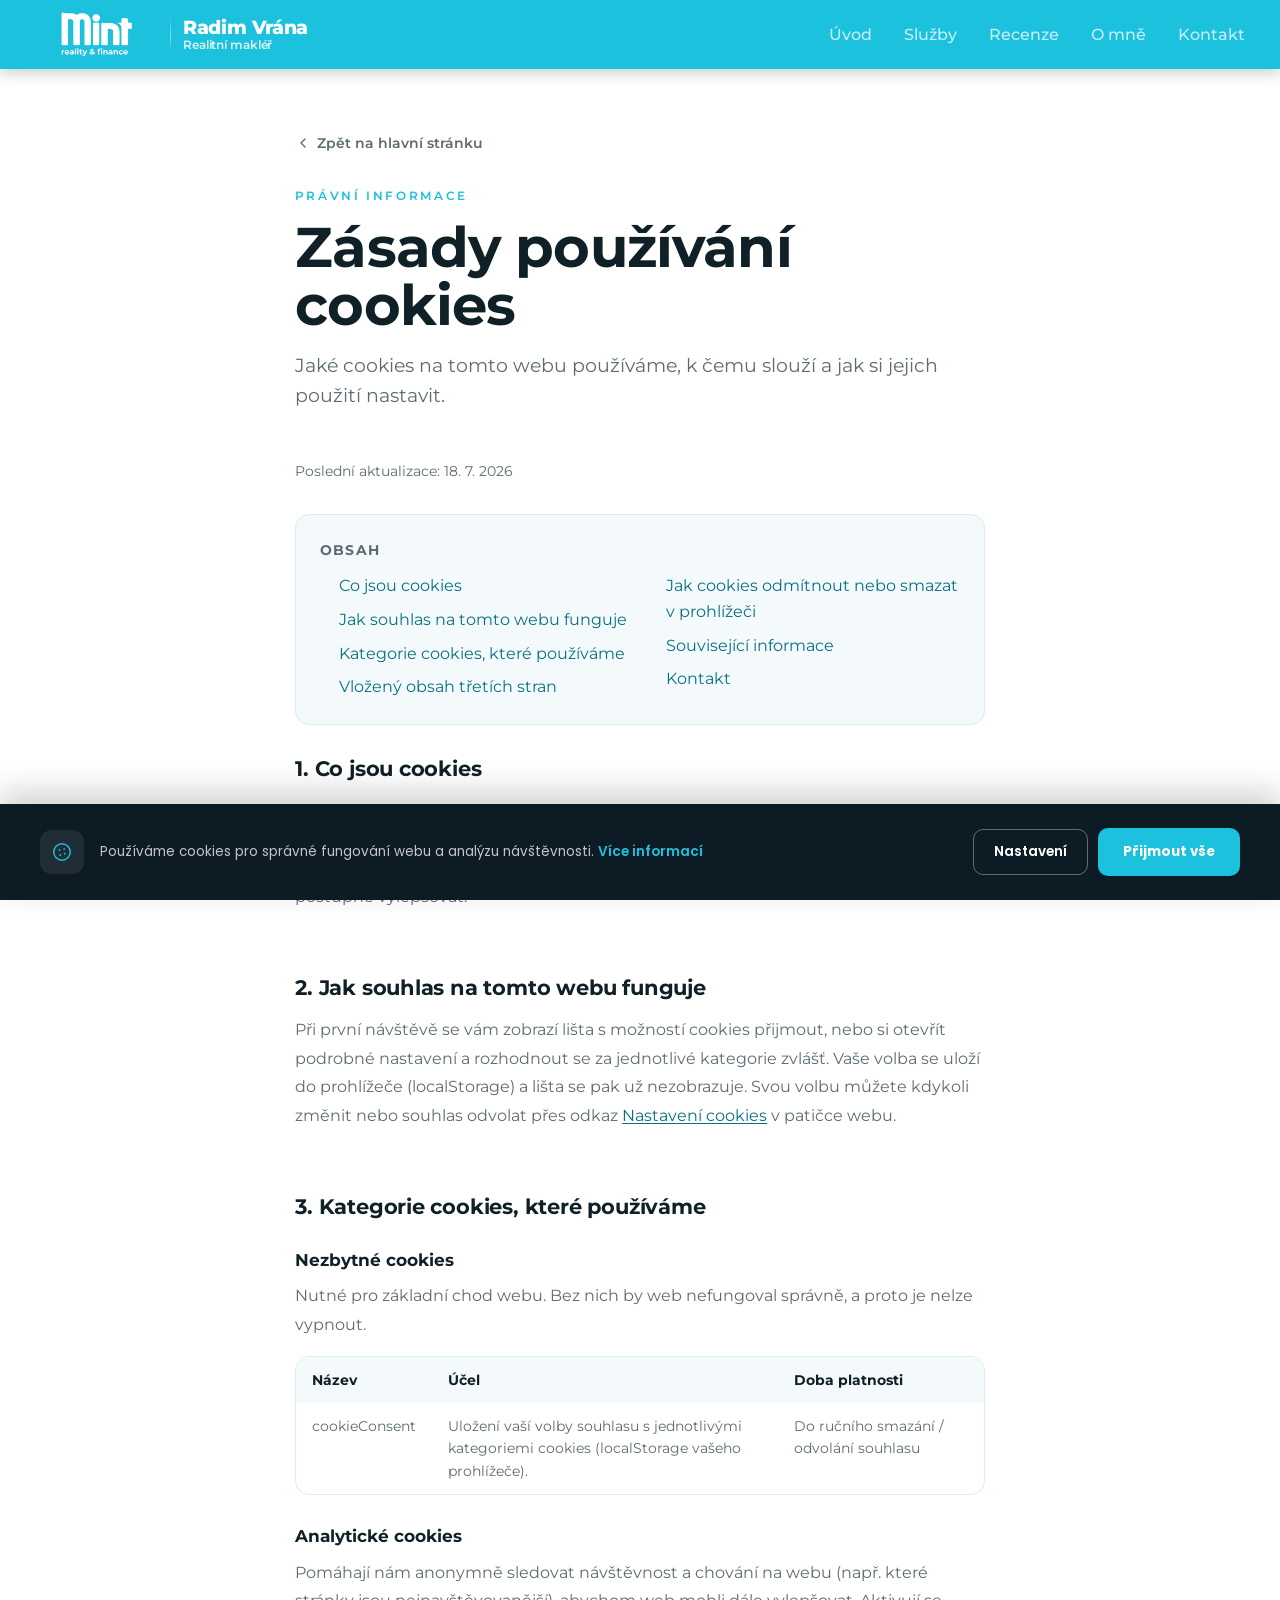
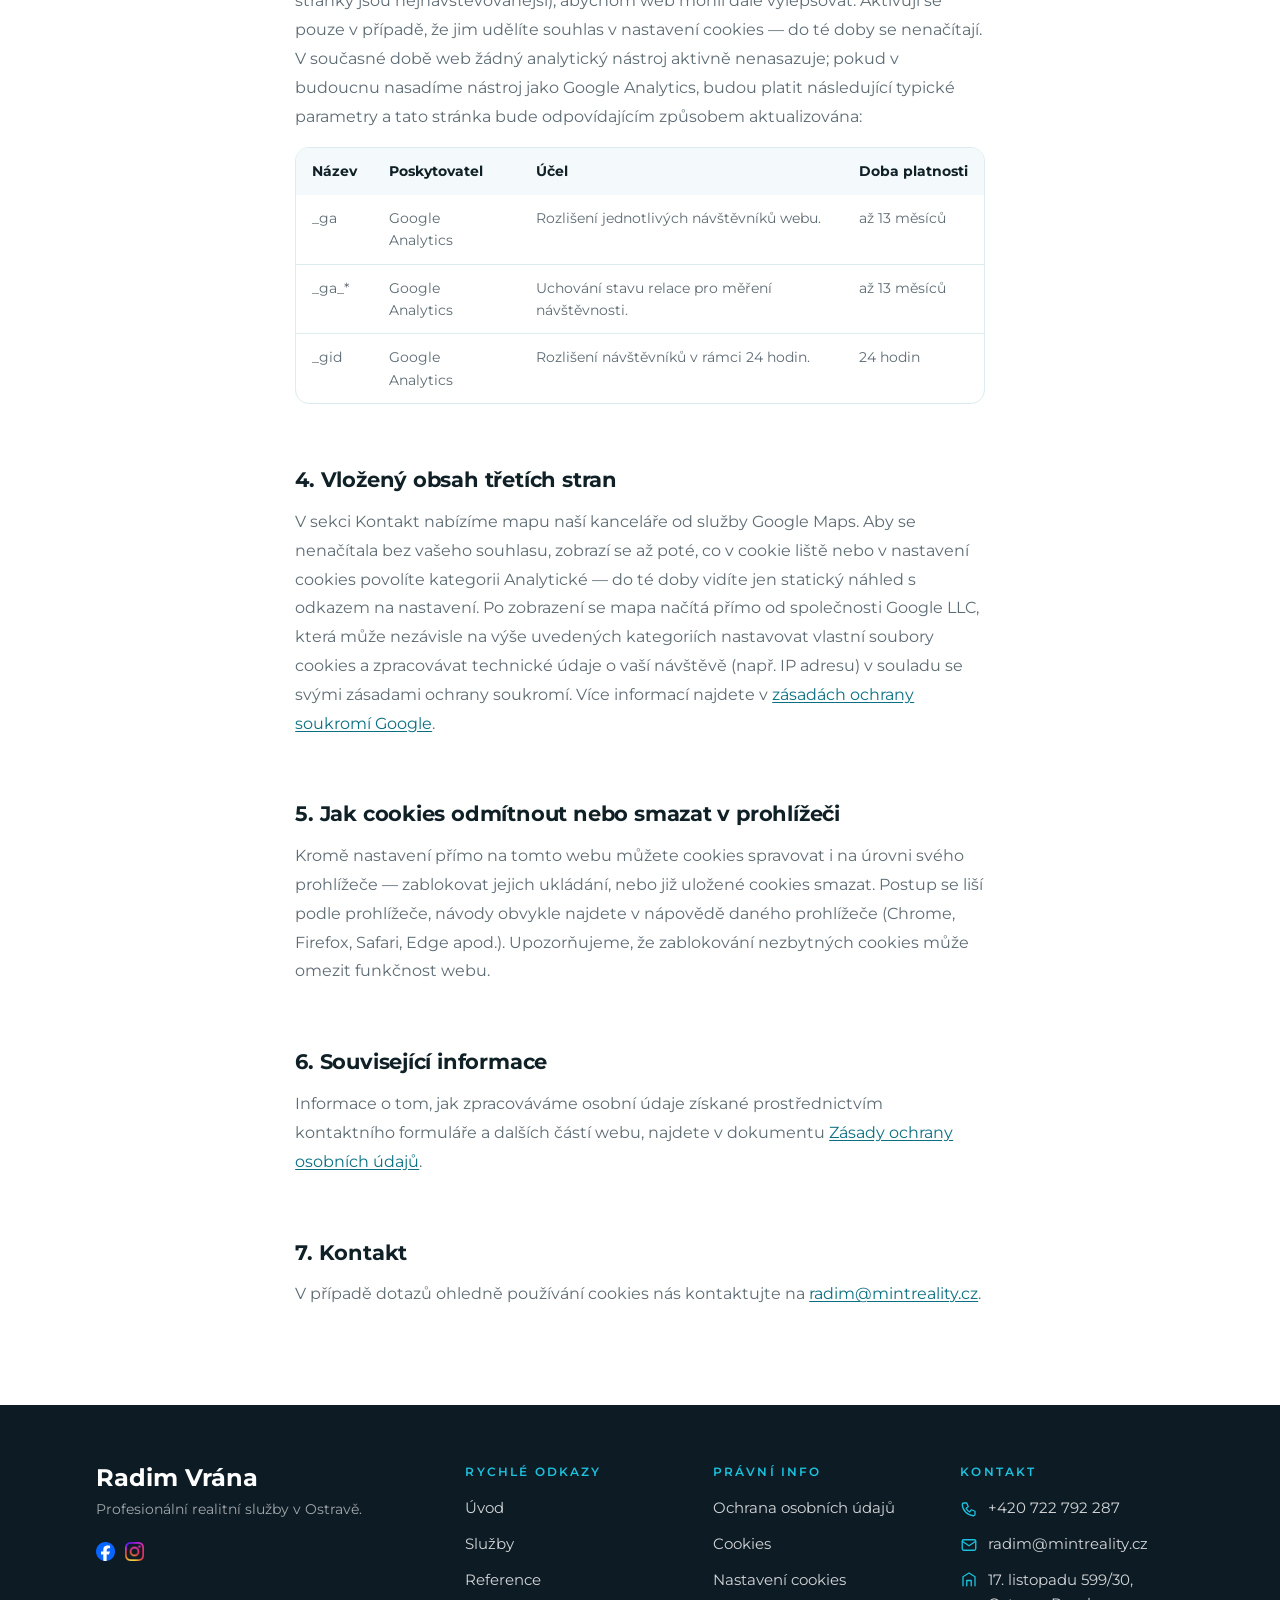
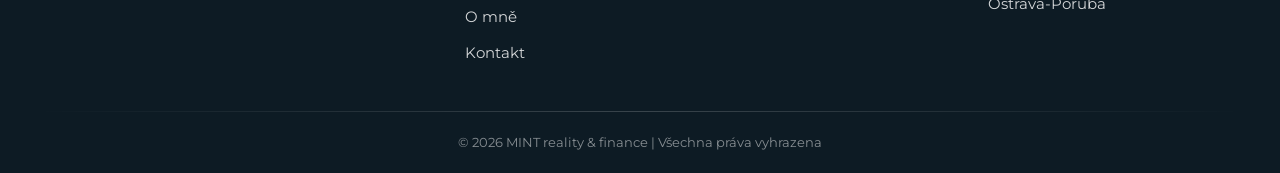
<file: cookies.html>
<!DOCTYPE html>
<html lang="cs">
<head>
  <meta charset="UTF-8" />
  <meta name="viewport" content="width=device-width, initial-scale=1, viewport-fit=cover" />

  <title>Zásady používání cookies | Radim Vrána — Realitní makléř Ostrava</title>
  <meta name="description" content="Jaké cookies web realitního makléře Radima Vrány používá, k čemu slouží a jak si jejich používání můžete nastavit nebo odvolat souhlas." />
  <link rel="canonical" href="https://www.radimvrana.cz/cookies" />
  <meta name="robots" content="index, follow" />
  <meta name="theme-color" content="#1CC1DD" />

  <link rel="icon" href="assets/img/favicon.ico" sizes="any" />
  <link rel="icon" href="assets/img/favicon-32.png" type="image/png" sizes="32x32" />
  <link rel="icon" href="assets/img/favicon-16.png" type="image/png" sizes="16x16" />
  <link rel="apple-touch-icon" href="assets/img/apple-touch-icon.png" />

  <link rel="preconnect" href="https://fonts.googleapis.com" />
  <link rel="preconnect" href="https://fonts.gstatic.com" crossorigin />
  <link rel="stylesheet" href="https://fonts.googleapis.com/css2?family=Montserrat:wght@400;500;600;700&family=Poppins:wght@400;500;600;700&display=swap" />

  <link rel="stylesheet" href="assets/css/styles.css?v=20260914e" />
</head>
<body>
  <a class="skip-link" href="#main">Přeskočit na obsah</a>

  <!-- =========================================================================
       HEADER (shodné s index.html — kotvy vedou zpět na hlavní stránku)
       ====================================================================== -->
  <header class="site-header" id="top">
    <div class="container header__inner">
      <a class="brand" href="/" aria-label="Domů — Radim Vrána, realitní makléř">
        <img class="brand__logo" src="assets/img/logo-bíle.png" alt="" aria-hidden="true" />
        <span class="brand__divider" aria-hidden="true"></span>
        <span class="brand__monogram" aria-hidden="true">
          <span class="brand__name" data-cfg="agent.name">Radim Vrána</span>
          <span class="brand__role">Realitní makléř</span>
        </span>
      </a>

      <nav class="nav" id="primary-nav" aria-label="Hlavní navigace">
        <ul class="nav__list">
          <li><a class="nav__link" href="/#hero">Úvod</a></li>
          <li><a class="nav__link" href="/#sluzby">Služby</a></li>
          <li><a class="nav__link" href="/#reference">Recenze</a></li>
          <li><a class="nav__link" href="/#o-mne">O mně</a></li>
          <li><a class="nav__link" href="/#kontakt">Kontakt</a></li>
        </ul>
      </nav>

      <div class="header__actions">
        <button class="nav-toggle" type="button"
                aria-label="Otevřít menu" aria-expanded="false" aria-controls="mobile-menu">
          <span class="nav-toggle__bar"></span>
          <span class="nav-toggle__bar"></span>
          <span class="nav-toggle__bar"></span>
        </button>
      </div>
    </div>
  </header>

  <div class="mobile-menu" id="mobile-menu" hidden>
    <nav aria-label="Mobilní navigace">
      <ul class="mobile-menu__list">
        <li><a class="mobile-menu__link" href="/#hero">Úvod</a></li>
        <li><a class="mobile-menu__link" href="/#sluzby">Služby</a></li>
        <li><a class="mobile-menu__link" href="/#reference">Recenze</a></li>
        <li><a class="mobile-menu__link" href="/#o-mne">O mně</a></li>
        <li><a class="mobile-menu__link" href="/#kontakt">Kontakt</a></li>
      </ul>
      <div class="mobile-menu__actions">
        <a class="btn btn--primary btn--block" href="tel:+420722792287"
           data-cfg-href="agent.phoneTel" data-cfg="agent.phone">+420 722 792 287</a>
      </div>
    </nav>
  </div>
  <div class="menu-backdrop" hidden></div>

  <main id="main">
    <section class="section legal-hero">
      <div class="container container--narrow">
        <a class="legal-back" href="/">
          <svg viewBox="0 0 24 24" fill="none" stroke="currentColor" stroke-width="2" stroke-linecap="round" stroke-linejoin="round" aria-hidden="true"><path d="M15 6l-6 6 6 6"/></svg>
          Zpět na hlavní stránku
        </a>
        <header class="section__head">
          <span class="om-kicker">PRÁVNÍ INFORMACE</span>
          <h1 class="section__title">Zásady používání cookies</h1>
          <p class="section__lead">Jaké cookies na tomto webu používáme, k čemu slouží a jak si jejich použití nastavit.</p>
        </header>
        <p class="legal-updated">Poslední aktualizace: 18. 7. 2026</p>

        <nav class="legal-toc" aria-label="Obsah stránky">
          <p class="legal-toc__title">Obsah</p>
          <ol>
            <li><a href="#co-jsou">Co jsou cookies</a></li>
            <li><a href="#souhlas">Jak souhlas na tomto webu funguje</a></li>
            <li><a href="#kategorie">Kategorie cookies, které používáme</a></li>
            <li><a href="#treti-strany">Vložený obsah třetích stran</a></li>
            <li><a href="#jak-odmitnout">Jak cookies odmítnout nebo smazat v prohlížeči</a></li>
            <li><a href="#souvisejici">Související informace</a></li>
            <li><a href="#kontakt-cookies">Kontakt</a></li>
          </ol>
        </nav>
      </div>
    </section>

    <section class="section legal-content" style="padding-top: 0;">
      <div class="container container--narrow">

        <h2 id="co-jsou">1. Co jsou cookies</h2>
        <p>
          Cookies jsou malé textové soubory, které si při návštěvě webu ukládá váš prohlížeč do zařízení
          (počítače, telefonu, tabletu). Umožňují webu zapamatovat si vaše nastavení, případně nám pomáhají
          pochopit, jak návštěvníci web používají, abychom ho mohli postupně vylepšovat.
        </p>

        <h2 id="souhlas">2. Jak souhlas na tomto webu funguje</h2>
        <p>
          Při první návštěvě se vám zobrazí lišta s možností cookies přijmout, nebo si otevřít podrobné
          nastavení a rozhodnout se za jednotlivé kategorie zvlášť. Vaše volba se uloží do prohlížeče
          (localStorage) a lišta se pak už nezobrazuje. Svou volbu můžete kdykoli změnit nebo souhlas odvolat
          přes odkaz <a href="#" data-cookie-settings-reopen>Nastavení cookies</a> v patičce webu.
        </p>

        <h2 id="kategorie">3. Kategorie cookies, které používáme</h2>

        <h3>Nezbytné cookies</h3>
        <p>Nutné pro základní chod webu. Bez nich by web nefungoval správně, a proto je nelze vypnout.</p>
        <div class="legal-table-wrap">
          <table class="legal-table">
            <thead>
              <tr><th>Název</th><th>Účel</th><th>Doba platnosti</th></tr>
            </thead>
            <tbody>
              <tr>
                <td>cookieConsent</td>
                <td>Uložení vaší volby souhlasu s jednotlivými kategoriemi cookies (localStorage vašeho prohlížeče).</td>
                <td>Do ručního smazání / odvolání souhlasu</td>
              </tr>
            </tbody>
          </table>
        </div>

        <h3>Analytické cookies</h3>
        <p>
          Pomáhají nám anonymně sledovat návštěvnost a chování na webu (např. které stránky jsou nejnavštěvovanější),
          abychom web mohli dále vylepšovat. Aktivují se pouze v případě, že jim udělíte souhlas v nastavení cookies —
          do té doby se nenačítají. V současné době web žádný analytický nástroj aktivně nenasazuje; pokud v budoucnu
          nasadíme nástroj jako Google Analytics, budou platit následující typické parametry a tato stránka bude
          odpovídajícím způsobem aktualizována:
        </p>
        <div class="legal-table-wrap">
          <table class="legal-table">
            <thead>
              <tr><th>Název</th><th>Poskytovatel</th><th>Účel</th><th>Doba platnosti</th></tr>
            </thead>
            <tbody>
              <tr>
                <td>_ga</td>
                <td>Google Analytics</td>
                <td>Rozlišení jednotlivých návštěvníků webu.</td>
                <td>až 13 měsíců</td>
              </tr>
              <tr>
                <td>_ga_*</td>
                <td>Google Analytics</td>
                <td>Uchování stavu relace pro měření návštěvnosti.</td>
                <td>až 13 měsíců</td>
              </tr>
              <tr>
                <td>_gid</td>
                <td>Google Analytics</td>
                <td>Rozlišení návštěvníků v rámci 24 hodin.</td>
                <td>24 hodin</td>
              </tr>
            </tbody>
          </table>
        </div>

        <h2 id="treti-strany">4. Vložený obsah třetích stran</h2>
        <p>
          V sekci Kontakt nabízíme mapu naší kanceláře od služby Google Maps. Aby se nenačítala bez vašeho
          souhlasu, zobrazí se až poté, co v cookie liště nebo v nastavení cookies povolíte kategorii
          Analytické — do té doby vidíte jen statický náhled s odkazem na nastavení. Po zobrazení se mapa
          načítá přímo od společnosti Google LLC, která může nezávisle na výše uvedených kategoriích
          nastavovat vlastní soubory cookies a zpracovávat technické údaje o vaší návštěvě (např. IP adresu)
          v souladu se svými zásadami ochrany soukromí. Více informací najdete v
          <a href="https://policies.google.com/privacy" target="_blank" rel="noopener noreferrer">zásadách ochrany soukromí Google</a>.
        </p>

        <h2 id="jak-odmitnout">5. Jak cookies odmítnout nebo smazat v prohlížeči</h2>
        <p>
          Kromě nastavení přímo na tomto webu můžete cookies spravovat i na úrovni svého prohlížeče —
          zablokovat jejich ukládání, nebo již uložené cookies smazat. Postup se liší podle prohlížeče,
          návody obvykle najdete v nápovědě daného prohlížeče (Chrome, Firefox, Safari, Edge apod.).
          Upozorňujeme, že zablokování nezbytných cookies může omezit funkčnost webu.
        </p>

        <h2 id="souvisejici">6. Související informace</h2>
        <p>
          Informace o tom, jak zpracováváme osobní údaje získané prostřednictvím kontaktního formuláře
          a dalších částí webu, najdete v dokumentu
          <a href="/ochrana-osobnich-udaju">Zásady ochrany osobních údajů</a>.
        </p>

        <h2 id="kontakt-cookies">7. Kontakt</h2>
        <p>
          V případě dotazů ohledně používání cookies nás kontaktujte na
          <a href="mailto:radim@mintreality.cz" data-cfg-href="agent.emailMailto" data-cfg="agent.email">radim@mintreality.cz</a>.
        </p>

      </div>
    </section>
  </main>

  <!-- =========================================================================
       FOOTER (shodné s index.html)
       ====================================================================== -->
  <footer class="site-footer">
    <div class="footer__grid">
      <div class="footer__col footer__col--brand">
        <p class="footer__name" data-cfg="agent.name">Radim Vrána</p>
        <p class="footer__claim">Profesionální realitní služby v Ostravě.</p>
        <ul class="footer__social" data-social aria-label="Sociální sítě"></ul>
      </div>

      <div class="footer__col">
        <h2 class="footer__heading">Rychlé odkazy</h2>
        <ul class="footer__links">
          <li><a href="/#hero">Úvod</a></li>
          <li><a href="/#sluzby">Služby</a></li>
          <li><a href="/#reference">Reference</a></li>
          <li><a href="/#o-mne">O mně</a></li>
          <li><a href="/#kontakt">Kontakt</a></li>
        </ul>
      </div>

      <div class="footer__col">
        <h2 class="footer__heading">Právní info</h2>
        <ul class="footer__links">
          <li><a href="/ochrana-osobnich-udaju">Ochrana osobních údajů</a></li>
          <li><a href="/cookies">Cookies</a></li>
          <li><a href="#" data-cookie-settings-reopen>Nastavení cookies</a></li>
        </ul>
      </div>

      <div class="footer__col">
        <h2 class="footer__heading">Kontakt</h2>
        <ul class="footer__contact">
          <li>
            <svg class="footer__contact-ic" viewBox="0 0 24 24" fill="none" stroke="currentColor" stroke-width="1.75" stroke-linecap="round" stroke-linejoin="round" aria-hidden="true"><path d="M5 4h4l2 5-3 2a12 12 0 0 0 5 5l2-3 5 2v4a2 2 0 0 1-2 2A16 16 0 0 1 3 6a2 2 0 0 1 2-2z"/></svg>
            <a href="tel:+420722792287" data-cfg-href="agent.phoneTel" data-cfg="agent.phone">+420 722 792 287</a>
          </li>
          <li>
            <svg class="footer__contact-ic" viewBox="0 0 24 24" fill="none" stroke="currentColor" stroke-width="1.75" stroke-linecap="round" stroke-linejoin="round" aria-hidden="true"><rect x="3" y="5" width="18" height="14" rx="2"/><path d="M3 7l9 6 9-6"/></svg>
            <a href="mailto:radim@mintreality.cz" data-cfg-href="agent.emailMailto" data-cfg="agent.email">radim@mintreality.cz</a>
          </li>
          <li class="footer__contact-item--address">
            <svg class="footer__contact-ic" viewBox="0 0 24 24" fill="none" stroke="currentColor" stroke-width="1.75" stroke-linecap="round" stroke-linejoin="round" aria-hidden="true"><path d="M4 21V9l8-5 8 5v12"/><path d="M9 21v-7h6v7"/></svg>
            <a href="https://maps.google.com/?q=17.+listopadu+599/30,+Ostrava-Poruba,+708+00"
               target="_blank" rel="noopener noreferrer">17. listopadu 599/30,<br>Ostrava-Poruba</a>
          </li>
        </ul>
      </div>
    </div>

    <div class="footer__bottom">
      <p>&copy; <span data-year>2026</span> <span data-cfg="office.name">MINT reality &amp; finance</span> | Všechna práva vyhrazena</p>
    </div>
  </footer>

  <!-- =======================================================================
       COOKIE CONSENT — shodné s index.html
       ==================================================================== -->
  <div class="cookie-consent" id="cookie-consent" role="dialog" aria-label="Souhlas s používáním cookies" aria-hidden="true" hidden>
    <div class="cookie-consent__left">
      <div class="cookie-consent__icon" aria-hidden="true">
        <svg viewBox="0 0 24 24" fill="none" stroke="currentColor" stroke-width="1.6" stroke-linecap="round" stroke-linejoin="round">
          <circle cx="12" cy="12" r="9"/>
          <circle cx="9.2" cy="9.8" r="1" fill="currentColor" stroke="none"/>
          <circle cx="14.3" cy="8.8" r="1" fill="currentColor" stroke="none"/>
          <circle cx="15" cy="13.8" r="1" fill="currentColor" stroke="none"/>
          <circle cx="10" cy="15.3" r="1" fill="currentColor" stroke="none"/>
        </svg>
      </div>
      <p class="cookie-consent__text">
        Používáme cookies pro správné fungování webu a analýzu návštěvnosti.
        <a href="/cookies" class="cookie-consent__link">Více informací</a>
      </p>
    </div>
    <div class="cookie-consent__actions">
      <button type="button" class="cookie-btn cookie-btn--outline" data-cookie-open-settings>Nastavení</button>
      <button type="button" class="cookie-btn cookie-btn--solid" data-cookie-accept>Přijmout vše</button>
    </div>
  </div>

  <div class="cookie-settings" id="cookie-settings" role="dialog" aria-label="Nastavení cookies" aria-hidden="true" hidden>
    <div class="cookie-settings__backdrop" data-cookie-close-settings></div>
    <div class="cookie-settings__panel">
      <h2 class="cookie-settings__title">Nastavení cookies</h2>
      <p class="cookie-settings__lead">Vyberte, které kategorie cookies chcete povolit. Nezbytné cookies nelze vypnout, bez nich by web nefungoval správně.</p>

      <div class="cookie-settings__row">
        <div class="cookie-settings__row-text">
          <p class="cookie-settings__row-title">Nezbytné</p>
          <p class="cookie-settings__row-desc">Nutné pro základní chod webu (např. zapamatování vaší volby). Vždy aktivní.</p>
        </div>
        <span class="cookie-toggle cookie-toggle--locked" aria-hidden="true"><span class="cookie-toggle__thumb"></span></span>
      </div>

      <div class="cookie-settings__row">
        <div class="cookie-settings__row-text">
          <p class="cookie-settings__row-title">Analytické</p>
          <p class="cookie-settings__row-desc">Pomáhají nám pochopit, jak web používáte, a postupně ho vylepšovat.</p>
        </div>
        <label class="cookie-toggle">
          <input type="checkbox" id="cookie-toggle-analytics" />
          <span class="cookie-toggle__thumb"></span>
        </label>
      </div>

      <div class="cookie-settings__actions">
        <button type="button" class="cookie-btn cookie-btn--outline" data-cookie-close-settings>Zrušit</button>
        <button type="button" class="cookie-btn cookie-btn--solid" data-cookie-save-settings>Uložit výběr</button>
      </div>
    </div>
  </div>

  <script src="assets/data/site-config.js"></script>
  <script src="assets/js/main.js?v=20260914c" defer></script>
</body>
</html>
</file>
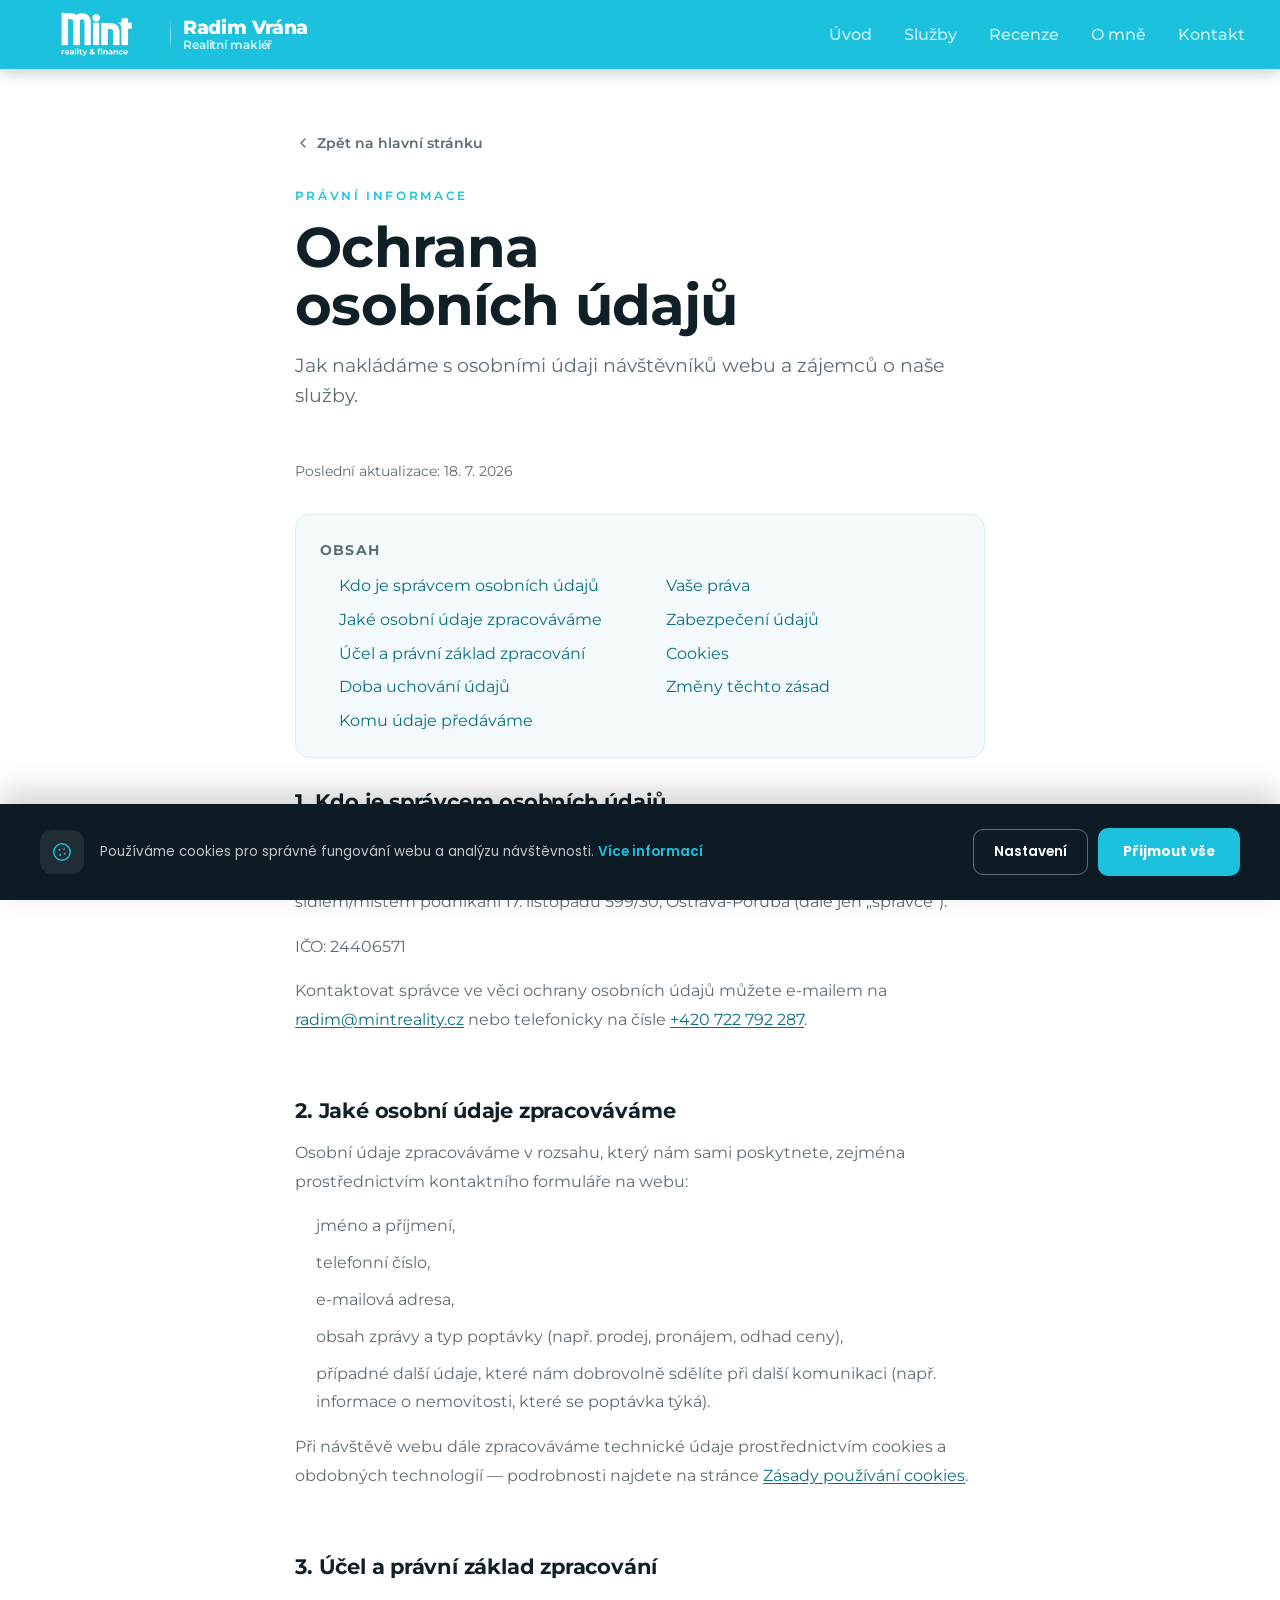
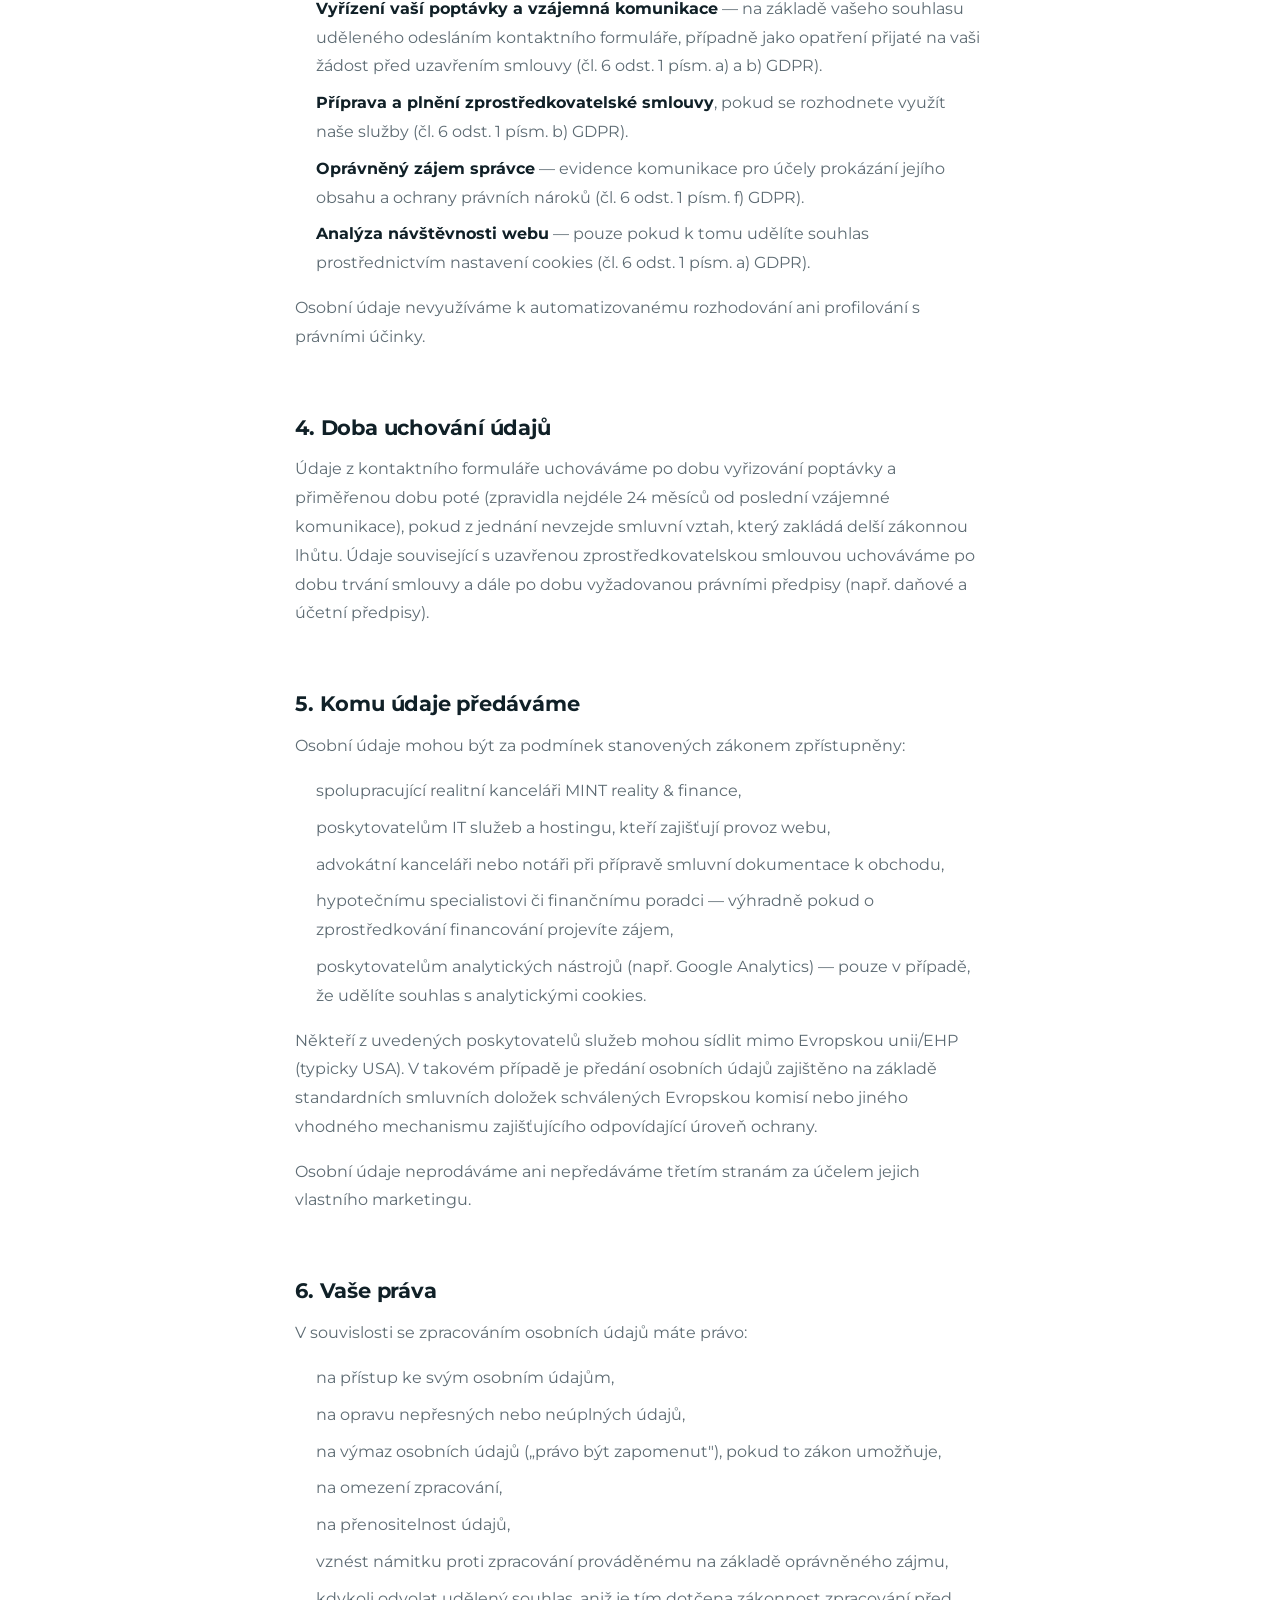
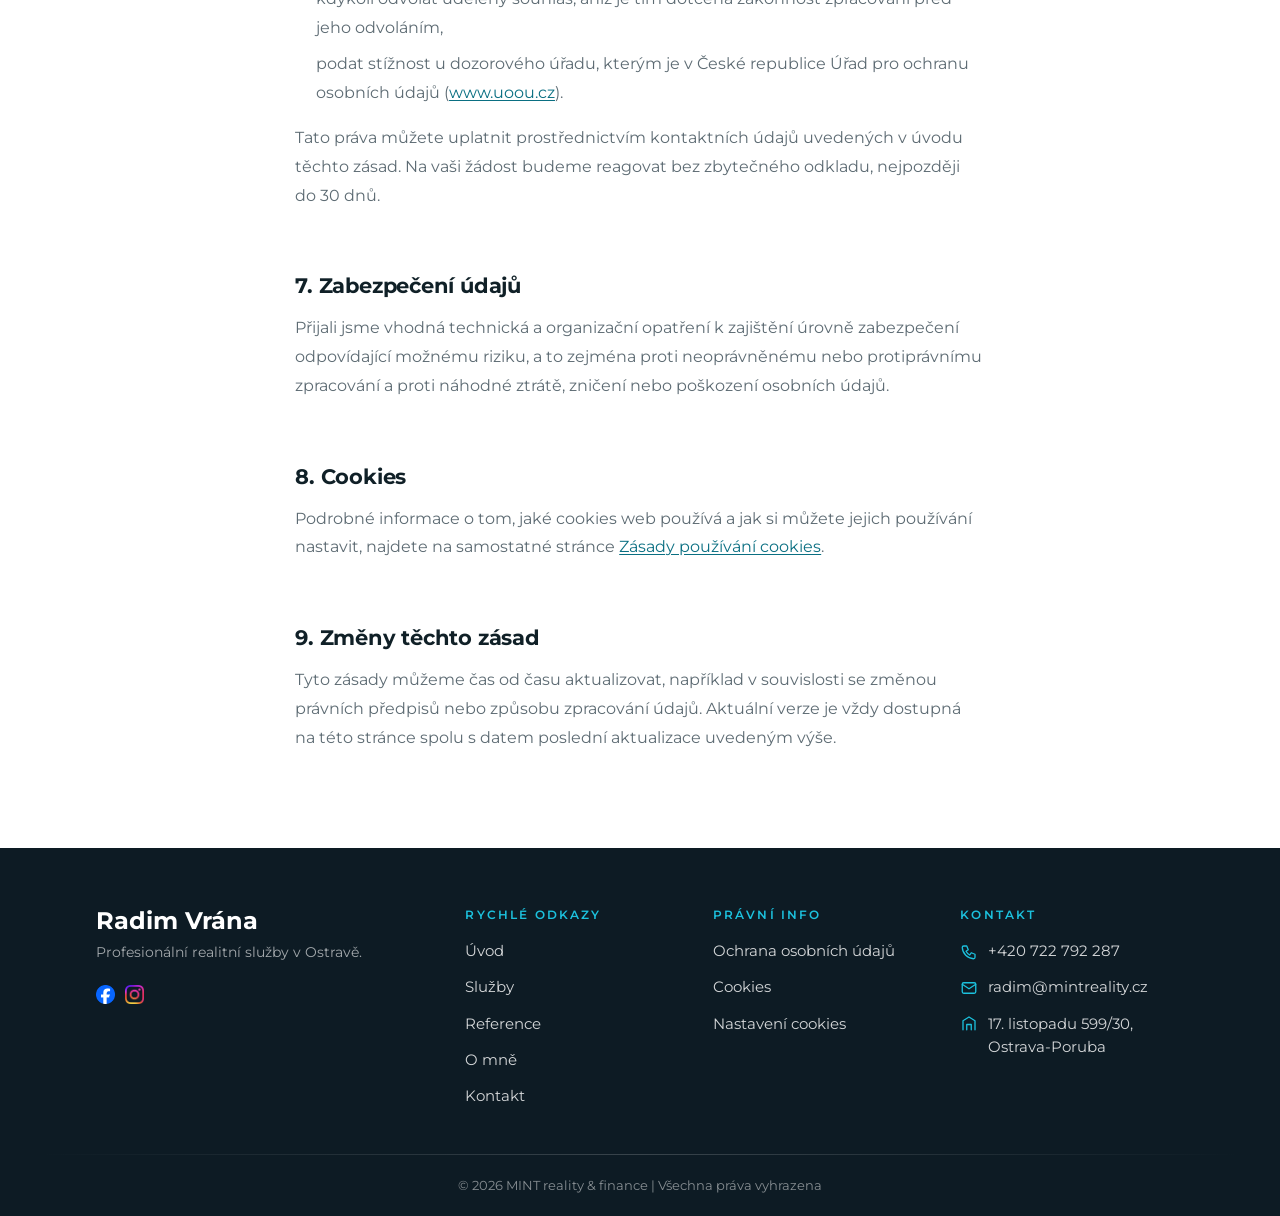
<file: ochrana-osobnich-udaju.html>
<!DOCTYPE html>
<html lang="cs">
<head>
  <meta charset="UTF-8" />
  <meta name="viewport" content="width=device-width, initial-scale=1, viewport-fit=cover" />

  <title>Ochrana osobních údajů | Radim Vrána — Realitní makléř Ostrava</title>
  <meta name="description" content="Zásady zpracování osobních údajů (GDPR) na webu realitního makléře Radima Vrány — jaké údaje zpracováváme, proč, jak dlouho a jaká máte práva." />
  <link rel="canonical" href="https://www.radimvrana.cz/ochrana-osobnich-udaju" />
  <meta name="robots" content="index, follow" />
  <meta name="theme-color" content="#1CC1DD" />

  <link rel="icon" href="assets/img/favicon.ico" sizes="any" />
  <link rel="icon" href="assets/img/favicon-32.png" type="image/png" sizes="32x32" />
  <link rel="icon" href="assets/img/favicon-16.png" type="image/png" sizes="16x16" />
  <link rel="apple-touch-icon" href="assets/img/apple-touch-icon.png" />

  <link rel="preconnect" href="https://fonts.googleapis.com" />
  <link rel="preconnect" href="https://fonts.gstatic.com" crossorigin />
  <link rel="stylesheet" href="https://fonts.googleapis.com/css2?family=Montserrat:wght@400;500;600;700&family=Poppins:wght@400;500;600;700&display=swap" />

  <link rel="stylesheet" href="assets/css/styles.css?v=20260914e" />
</head>
<body>
  <a class="skip-link" href="#main">Přeskočit na obsah</a>

  <!-- =========================================================================
       HEADER (shodné s index.html — kotvy vedou zpět na hlavní stránku)
       ====================================================================== -->
  <header class="site-header" id="top">
    <div class="container header__inner">
      <a class="brand" href="/" aria-label="Domů — Radim Vrána, realitní makléř">
        <img class="brand__logo" src="assets/img/logo-bíle.png" alt="" aria-hidden="true" />
        <span class="brand__divider" aria-hidden="true"></span>
        <span class="brand__monogram" aria-hidden="true">
          <span class="brand__name" data-cfg="agent.name">Radim Vrána</span>
          <span class="brand__role">Realitní makléř</span>
        </span>
      </a>

      <nav class="nav" id="primary-nav" aria-label="Hlavní navigace">
        <ul class="nav__list">
          <li><a class="nav__link" href="/#hero">Úvod</a></li>
          <li><a class="nav__link" href="/#sluzby">Služby</a></li>
          <li><a class="nav__link" href="/#reference">Recenze</a></li>
          <li><a class="nav__link" href="/#o-mne">O mně</a></li>
          <li><a class="nav__link" href="/#kontakt">Kontakt</a></li>
        </ul>
      </nav>

      <div class="header__actions">
        <button class="nav-toggle" type="button"
                aria-label="Otevřít menu" aria-expanded="false" aria-controls="mobile-menu">
          <span class="nav-toggle__bar"></span>
          <span class="nav-toggle__bar"></span>
          <span class="nav-toggle__bar"></span>
        </button>
      </div>
    </div>
  </header>

  <div class="mobile-menu" id="mobile-menu" hidden>
    <nav aria-label="Mobilní navigace">
      <ul class="mobile-menu__list">
        <li><a class="mobile-menu__link" href="/#hero">Úvod</a></li>
        <li><a class="mobile-menu__link" href="/#sluzby">Služby</a></li>
        <li><a class="mobile-menu__link" href="/#reference">Recenze</a></li>
        <li><a class="mobile-menu__link" href="/#o-mne">O mně</a></li>
        <li><a class="mobile-menu__link" href="/#kontakt">Kontakt</a></li>
      </ul>
      <div class="mobile-menu__actions">
        <a class="btn btn--primary btn--block" href="tel:+420722792287"
           data-cfg-href="agent.phoneTel" data-cfg="agent.phone">+420 722 792 287</a>
      </div>
    </nav>
  </div>
  <div class="menu-backdrop" hidden></div>

  <main id="main">
    <section class="section legal-hero">
      <div class="container container--narrow">
        <a class="legal-back" href="/">
          <svg viewBox="0 0 24 24" fill="none" stroke="currentColor" stroke-width="2" stroke-linecap="round" stroke-linejoin="round" aria-hidden="true"><path d="M15 6l-6 6 6 6"/></svg>
          Zpět na hlavní stránku
        </a>
        <header class="section__head">
          <span class="om-kicker">PRÁVNÍ INFORMACE</span>
          <h1 class="section__title">Ochrana osobních údajů</h1>
          <p class="section__lead">Jak nakládáme s osobními údaji návštěvníků webu a zájemců o naše služby.</p>
        </header>
        <p class="legal-updated">Poslední aktualizace: 18. 7. 2026</p>

        <nav class="legal-toc" aria-label="Obsah stránky">
          <p class="legal-toc__title">Obsah</p>
          <ol>
            <li><a href="#spravce">Kdo je správcem osobních údajů</a></li>
            <li><a href="#udaje">Jaké osobní údaje zpracováváme</a></li>
            <li><a href="#ucel">Účel a právní základ zpracování</a></li>
            <li><a href="#doba">Doba uchování údajů</a></li>
            <li><a href="#prijemci">Komu údaje předáváme</a></li>
            <li><a href="#prava">Vaše práva</a></li>
            <li><a href="#zabezpeceni">Zabezpečení údajů</a></li>
            <li><a href="#cookies-sekce">Cookies</a></li>
            <li><a href="#zmeny">Změny těchto zásad</a></li>
          </ol>
        </nav>
      </div>
    </section>

    <section class="section legal-content" style="padding-top: 0;">
      <div class="container container--narrow">

        <h2 id="spravce">1. Kdo je správcem osobních údajů</h2>
        <p>
          Správcem osobních údajů zpracovávaných v souvislosti s tímto webem je
          <strong data-cfg="agent.name">Radim Vrána</strong>, realitní makléř spolupracující s
          realitní kanceláří <strong data-cfg="office.legalName">MINT reality a finance s.r.o.</strong>,
          se sídlem/místem podnikání <span data-cfg="office.address">17. listopadu 599/30, Ostrava-Poruba</span>
          (dále jen „správce").
        </p>
        <p data-cfg="office.icoLine" data-cfg-hide-empty>IČO: 24406571</p>
        <p>
          Kontaktovat správce ve věci ochrany osobních údajů můžete e-mailem na
          <a href="mailto:radim@mintreality.cz" data-cfg-href="agent.emailMailto" data-cfg="agent.email">radim@mintreality.cz</a>
          nebo telefonicky na čísle
          <a href="tel:+420722792287" data-cfg-href="agent.phoneTel" data-cfg="agent.phone">+420 722 792 287</a>.
        </p>

        <h2 id="udaje">2. Jaké osobní údaje zpracováváme</h2>
        <p>Osobní údaje zpracováváme v rozsahu, který nám sami poskytnete, zejména prostřednictvím kontaktního formuláře na webu:</p>
        <ul>
          <li>jméno a příjmení,</li>
          <li>telefonní číslo,</li>
          <li>e-mailová adresa,</li>
          <li>obsah zprávy a typ poptávky (např. prodej, pronájem, odhad ceny),</li>
          <li>případné další údaje, které nám dobrovolně sdělíte při další komunikaci (např. informace o nemovitosti, které se poptávka týká).</li>
        </ul>
        <p>
          Při návštěvě webu dále zpracováváme technické údaje prostřednictvím cookies a obdobných technologií —
          podrobnosti najdete na stránce <a href="/cookies">Zásady používání cookies</a>.
        </p>

        <h2 id="ucel">3. Účel a právní základ zpracování</h2>
        <ul>
          <li>
            <strong>Vyřízení vaší poptávky a vzájemná komunikace</strong> — na základě vašeho souhlasu uděleného
            odesláním kontaktního formuláře, případně jako opatření přijaté na vaši žádost před uzavřením smlouvy
            (čl. 6 odst. 1 písm. a) a b) GDPR).
          </li>
          <li>
            <strong>Příprava a plnění zprostředkovatelské smlouvy</strong>, pokud se rozhodnete využít naše
            služby (čl. 6 odst. 1 písm. b) GDPR).
          </li>
          <li>
            <strong>Oprávněný zájem správce</strong> — evidence komunikace pro účely prokázání jejího obsahu
            a ochrany právních nároků (čl. 6 odst. 1 písm. f) GDPR).
          </li>
          <li>
            <strong>Analýza návštěvnosti webu</strong> — pouze pokud k tomu udělíte souhlas prostřednictvím
            nastavení cookies (čl. 6 odst. 1 písm. a) GDPR).
          </li>
        </ul>
        <p>Osobní údaje nevyužíváme k automatizovanému rozhodování ani profilování s právními účinky.</p>

        <h2 id="doba">4. Doba uchování údajů</h2>
        <p>
          Údaje z kontaktního formuláře uchováváme po dobu vyřizování poptávky a přiměřenou dobu poté
          (zpravidla nejdéle 24 měsíců od poslední vzájemné komunikace), pokud z jednání nevzejde smluvní
          vztah, který zakládá delší zákonnou lhůtu. Údaje související s uzavřenou zprostředkovatelskou
          smlouvou uchováváme po dobu trvání smlouvy a dále po dobu vyžadovanou právními předpisy
          (např. daňové a účetní předpisy).
        </p>

        <h2 id="prijemci">5. Komu údaje předáváme</h2>
        <p>Osobní údaje mohou být za podmínek stanovených zákonem zpřístupněny:</p>
        <ul>
          <li>spolupracující realitní kanceláři <span data-cfg="office.name">MINT reality &amp; finance</span>,</li>
          <li>poskytovatelům IT služeb a hostingu, kteří zajišťují provoz webu,</li>
          <li>advokátní kanceláři nebo notáři při přípravě smluvní dokumentace k obchodu,</li>
          <li>hypotečnímu specialistovi či finančnímu poradci — výhradně pokud o zprostředkování financování projevíte zájem,</li>
          <li>poskytovatelům analytických nástrojů (např. Google Analytics) — pouze v případě, že udělíte souhlas s analytickými cookies.</li>
        </ul>
        <p>
          Někteří z uvedených poskytovatelů služeb mohou sídlit mimo Evropskou unii/EHP (typicky USA). V takovém
          případě je předání osobních údajů zajištěno na základě standardních smluvních doložek schválených
          Evropskou komisí nebo jiného vhodného mechanismu zajišťujícího odpovídající úroveň ochrany.
        </p>
        <p>Osobní údaje neprodáváme ani nepředáváme třetím stranám za účelem jejich vlastního marketingu.</p>

        <h2 id="prava">6. Vaše práva</h2>
        <p>V souvislosti se zpracováním osobních údajů máte právo:</p>
        <ul>
          <li>na přístup ke svým osobním údajům,</li>
          <li>na opravu nepřesných nebo neúplných údajů,</li>
          <li>na výmaz osobních údajů („právo být zapomenut"), pokud to zákon umožňuje,</li>
          <li>na omezení zpracování,</li>
          <li>na přenositelnost údajů,</li>
          <li>vznést námitku proti zpracování prováděnému na základě oprávněného zájmu,</li>
          <li>kdykoli odvolat udělený souhlas, aniž je tím dotčena zákonnost zpracování před jeho odvoláním,</li>
          <li>podat stížnost u dozorového úřadu, kterým je v České republice Úřad pro ochranu osobních údajů (<a href="https://www.uoou.cz" target="_blank" rel="noopener noreferrer">www.uoou.cz</a>).</li>
        </ul>
        <p>
          Tato práva můžete uplatnit prostřednictvím kontaktních údajů uvedených v úvodu těchto zásad.
          Na vaši žádost budeme reagovat bez zbytečného odkladu, nejpozději do 30 dnů.
        </p>

        <h2 id="zabezpeceni">7. Zabezpečení údajů</h2>
        <p>
          Přijali jsme vhodná technická a organizační opatření k zajištění úrovně zabezpečení odpovídající
          možnému riziku, a to zejména proti neoprávněnému nebo protiprávnímu zpracování a proti náhodné
          ztrátě, zničení nebo poškození osobních údajů.
        </p>

        <h2 id="cookies-sekce">8. Cookies</h2>
        <p>
          Podrobné informace o tom, jaké cookies web používá a jak si můžete jejich používání nastavit,
          najdete na samostatné stránce <a href="/cookies">Zásady používání cookies</a>.
        </p>

        <h2 id="zmeny">9. Změny těchto zásad</h2>
        <p>
          Tyto zásady můžeme čas od času aktualizovat, například v souvislosti se změnou právních předpisů
          nebo způsobu zpracování údajů. Aktuální verze je vždy dostupná na této stránce spolu s datem
          poslední aktualizace uvedeným výše.
        </p>

      </div>
    </section>
  </main>

  <!-- =========================================================================
       FOOTER (shodné s index.html)
       ====================================================================== -->
  <footer class="site-footer">
    <div class="footer__grid">
      <div class="footer__col footer__col--brand">
        <p class="footer__name" data-cfg="agent.name">Radim Vrána</p>
        <p class="footer__claim">Profesionální realitní služby v Ostravě.</p>
        <ul class="footer__social" data-social aria-label="Sociální sítě"></ul>
      </div>

      <div class="footer__col">
        <h2 class="footer__heading">Rychlé odkazy</h2>
        <ul class="footer__links">
          <li><a href="/#hero">Úvod</a></li>
          <li><a href="/#sluzby">Služby</a></li>
          <li><a href="/#reference">Reference</a></li>
          <li><a href="/#o-mne">O mně</a></li>
          <li><a href="/#kontakt">Kontakt</a></li>
        </ul>
      </div>

      <div class="footer__col">
        <h2 class="footer__heading">Právní info</h2>
        <ul class="footer__links">
          <li><a href="/ochrana-osobnich-udaju">Ochrana osobních údajů</a></li>
          <li><a href="/cookies">Cookies</a></li>
          <li><a href="#" data-cookie-settings-reopen>Nastavení cookies</a></li>
        </ul>
      </div>

      <div class="footer__col">
        <h2 class="footer__heading">Kontakt</h2>
        <ul class="footer__contact">
          <li>
            <svg class="footer__contact-ic" viewBox="0 0 24 24" fill="none" stroke="currentColor" stroke-width="1.75" stroke-linecap="round" stroke-linejoin="round" aria-hidden="true"><path d="M5 4h4l2 5-3 2a12 12 0 0 0 5 5l2-3 5 2v4a2 2 0 0 1-2 2A16 16 0 0 1 3 6a2 2 0 0 1 2-2z"/></svg>
            <a href="tel:+420722792287" data-cfg-href="agent.phoneTel" data-cfg="agent.phone">+420 722 792 287</a>
          </li>
          <li>
            <svg class="footer__contact-ic" viewBox="0 0 24 24" fill="none" stroke="currentColor" stroke-width="1.75" stroke-linecap="round" stroke-linejoin="round" aria-hidden="true"><rect x="3" y="5" width="18" height="14" rx="2"/><path d="M3 7l9 6 9-6"/></svg>
            <a href="mailto:radim@mintreality.cz" data-cfg-href="agent.emailMailto" data-cfg="agent.email">radim@mintreality.cz</a>
          </li>
          <li class="footer__contact-item--address">
            <svg class="footer__contact-ic" viewBox="0 0 24 24" fill="none" stroke="currentColor" stroke-width="1.75" stroke-linecap="round" stroke-linejoin="round" aria-hidden="true"><path d="M4 21V9l8-5 8 5v12"/><path d="M9 21v-7h6v7"/></svg>
            <a href="https://maps.google.com/?q=17.+listopadu+599/30,+Ostrava-Poruba,+708+00"
               target="_blank" rel="noopener noreferrer">17. listopadu 599/30,<br>Ostrava-Poruba</a>
          </li>
        </ul>
      </div>
    </div>

    <div class="footer__bottom">
      <p>&copy; <span data-year>2026</span> <span data-cfg="office.name">MINT reality &amp; finance</span> | Všechna práva vyhrazena</p>
    </div>
  </footer>

  <!-- =======================================================================
       COOKIE CONSENT — shodné s index.html
       ==================================================================== -->
  <div class="cookie-consent" id="cookie-consent" role="dialog" aria-label="Souhlas s používáním cookies" aria-hidden="true" hidden>
    <div class="cookie-consent__left">
      <div class="cookie-consent__icon" aria-hidden="true">
        <svg viewBox="0 0 24 24" fill="none" stroke="currentColor" stroke-width="1.6" stroke-linecap="round" stroke-linejoin="round">
          <circle cx="12" cy="12" r="9"/>
          <circle cx="9.2" cy="9.8" r="1" fill="currentColor" stroke="none"/>
          <circle cx="14.3" cy="8.8" r="1" fill="currentColor" stroke="none"/>
          <circle cx="15" cy="13.8" r="1" fill="currentColor" stroke="none"/>
          <circle cx="10" cy="15.3" r="1" fill="currentColor" stroke="none"/>
        </svg>
      </div>
      <p class="cookie-consent__text">
        Používáme cookies pro správné fungování webu a analýzu návštěvnosti.
        <a href="/cookies" class="cookie-consent__link">Více informací</a>
      </p>
    </div>
    <div class="cookie-consent__actions">
      <button type="button" class="cookie-btn cookie-btn--outline" data-cookie-open-settings>Nastavení</button>
      <button type="button" class="cookie-btn cookie-btn--solid" data-cookie-accept>Přijmout vše</button>
    </div>
  </div>

  <div class="cookie-settings" id="cookie-settings" role="dialog" aria-label="Nastavení cookies" aria-hidden="true" hidden>
    <div class="cookie-settings__backdrop" data-cookie-close-settings></div>
    <div class="cookie-settings__panel">
      <h2 class="cookie-settings__title">Nastavení cookies</h2>
      <p class="cookie-settings__lead">Vyberte, které kategorie cookies chcete povolit. Nezbytné cookies nelze vypnout, bez nich by web nefungoval správně.</p>

      <div class="cookie-settings__row">
        <div class="cookie-settings__row-text">
          <p class="cookie-settings__row-title">Nezbytné</p>
          <p class="cookie-settings__row-desc">Nutné pro základní chod webu (např. zapamatování vaší volby). Vždy aktivní.</p>
        </div>
        <span class="cookie-toggle cookie-toggle--locked" aria-hidden="true"><span class="cookie-toggle__thumb"></span></span>
      </div>

      <div class="cookie-settings__row">
        <div class="cookie-settings__row-text">
          <p class="cookie-settings__row-title">Analytické</p>
          <p class="cookie-settings__row-desc">Pomáhají nám pochopit, jak web používáte, a postupně ho vylepšovat.</p>
        </div>
        <label class="cookie-toggle">
          <input type="checkbox" id="cookie-toggle-analytics" />
          <span class="cookie-toggle__thumb"></span>
        </label>
      </div>

      <div class="cookie-settings__actions">
        <button type="button" class="cookie-btn cookie-btn--outline" data-cookie-close-settings>Zrušit</button>
        <button type="button" class="cookie-btn cookie-btn--solid" data-cookie-save-settings>Uložit výběr</button>
      </div>
    </div>
  </div>

  <script src="assets/data/site-config.js"></script>
  <script src="assets/js/main.js?v=20260914c" defer></script>
</body>
</html>
</file>
<file: assets/css/styles.css>
/* =============================================================================
   REALITNÍ MAKLÉŘ — ŠABLONA
   Design systém + komponenty. Mobile-first, systémové hodnoty přes proměnné.
   ========================================================================== */

/* -----------------------------------------------------------------------------
   1) DESIGN TOKENY
   -------------------------------------------------------------------------- */
:root {
  /* Brand / barvy */
  --color-primary: #1CC1DD;
  --color-primary-dark: #0E8EA5;   /* hover / kontrast na bílé */
  --color-primary-darker: #0A6F82; /* text-on-white když je potřeba akcent */
  --color-primary-soft: #E8FAFD;

  --color-white: #FFFFFF;
  --color-bg: #FFFFFF;
  --color-bg-soft: #F4FAFC;

  --color-text: #102027;
  --color-text-muted: #5D6B73;
  --color-border: #DDECEF;

  /* Inkoustové tóny pro tmavé „prémiové" plochy (footer, kontaktní karta) */
  --color-ink: #0C1A20;
  --color-ink-soft: #16323B;

  --color-focus: #0E8EA5;
  --color-error: #C0392B;
  --color-success: #1E7E54;

  /* Typografie — bez blokování renderu (system stacky).
     DISPLAY = patkové písmo na nadpisy a jméno → osobní, prémiový, „realitní" pocit.
     BASE = bezpatkové na text. MONO = drobné číselné/overline detaily. */
  --font-display: "Montserrat", -apple-system, BlinkMacSystemFont, "Segoe UI",
                  Roboto, "Helvetica Neue", Arial, sans-serif;
  --font-base: "Montserrat", -apple-system, BlinkMacSystemFont, "Segoe UI",
               Roboto, "Helvetica Neue", Arial, sans-serif;
  /* Dříve monospace pro číselné detaily — na přání sjednoceno na Montserrat (font všude stejný). */
  --font-mono: "Montserrat", -apple-system, BlinkMacSystemFont, "Segoe UI",
               Roboto, "Helvetica Neue", Arial, sans-serif;

  --fs-h1: clamp(1.9rem, 1.2rem + 3.4vw, 3.3rem);
  --fs-h2: clamp(1.5rem, 1.05rem + 2.1vw, 2.3rem);
  --fs-h3: clamp(1.1rem, 0.98rem + 0.6vw, 1.3rem);
  --fs-lead: clamp(1.02rem, 0.95rem + 0.4vw, 1.18rem);
  --fs-base: 1rem;
  --fs-sm: 0.875rem;

  --lh-tight: 1.15;
  --lh-base: 1.6;

  /* Spacing scale (4px základ) */
  --space-1: 0.25rem;
  --space-2: 0.5rem;
  --space-3: 0.75rem;
  --space-4: 1rem;
  --space-5: 1.5rem;
  --space-6: 2rem;
  --space-7: 3rem;
  --space-8: 4rem;
  --space-9: 6rem;

  /* Layout */
  --container-max: 1440px;   /* strop pro layout (hero, karty, formulář) */
  --container-narrow: 760px; /* užší strop pro text-heavy sekce (FAQ) — čitelnost */
  --container-pad: clamp(1rem, 0.6rem + 2vw, 2.5rem);
  --header-h: 68px;
  --section-y: clamp(3rem, 2rem + 5vw, 6rem);
  --divider-h: 56px; /* jednotný sklon šikmých předělů sekcí (levá výše, pravá níže) */

  /* Radius */
  --radius-sm: 8px;
  --radius-md: 14px;
  --radius-lg: 22px;
  --radius-pill: 999px;

  /* Stíny */
  --shadow-sm: 0 1px 2px rgba(16, 32, 39, 0.06), 0 1px 3px rgba(16, 32, 39, 0.05);
  --shadow-md: 0 6px 18px rgba(16, 32, 39, 0.08);
  --shadow-lg: 0 18px 48px rgba(16, 32, 39, 0.12);
  --shadow-primary: 0 8px 22px rgba(28, 193, 221, 0.28);
  /* Karty: běžné = card (jemný), zvýrazněné lead/CTA = card-raised. Raised NEpoužívat plošně. */
  --shadow-card: 0 14px 40px rgba(16, 32, 39, 0.04);
  --shadow-card-raised: 0 20px 50px rgba(16, 32, 39, 0.08);

  /* Přechody */
  --transition: 180ms ease;
  --transition-slow: 280ms ease;

  /* Z-index vrstvy */
  --z-header: 100;
  --z-backdrop: 110;
  --z-menu: 120;
  --z-skip: 200;
}

/* -----------------------------------------------------------------------------
   2) RESET / ZÁKLAD
   -------------------------------------------------------------------------- */
*, *::before, *::after { box-sizing: border-box; }

html {
  -webkit-text-size-adjust: 100%;
  scroll-behavior: smooth;
}

@media (prefers-reduced-motion: reduce) {
  html { scroll-behavior: auto; }
  *, *::before, *::after {
    animation-duration: 0.001ms !important;
    animation-iteration-count: 1 !important;
    transition-duration: 0.001ms !important;
  }
}

body {
  margin: 0;
  font-family: var(--font-base);
  font-size: var(--fs-base);
  line-height: var(--lh-base);
  color: var(--color-text);
  background: var(--color-bg);
  -webkit-font-smoothing: antialiased;
  overflow-x: hidden; /* pojistka proti horizontálnímu scrollu */
}

img { max-width: 100%; height: auto; display: block; }

h1, h2, h3 { line-height: var(--lh-tight); margin: 0; }

p { margin: 0; }

a { color: var(--color-primary-darker); text-decoration: none; }
a:hover { color: var(--color-primary-dark); }

ul, ol { margin: 0; padding: 0; list-style: none; }

/* Ochrana proti rozbití layoutu dlouhými slovy / e-maily / URL — break-word
   dělí slovo uprostřed jen když se nevejde na řádek celé (na rozdíl od
   "anywhere", které láme kdykoli i zbytečně). */
h1, h2, h3, p, a, li, td { overflow-wrap: break-word; }

:focus-visible {
  outline: 3px solid var(--color-focus);
  outline-offset: 2px;
  border-radius: 4px;
}

/* -----------------------------------------------------------------------------
   3) UTILITY / LAYOUT
   -------------------------------------------------------------------------- */
.container {
  width: 100%;
  max-width: var(--container-max);
  margin-inline: auto;
  padding-inline: var(--container-pad);
}
.container--narrow { max-width: var(--container-narrow); }

.section { padding-block: var(--section-y); }
/* Jemné rozbití bílé plochy — tónované podklady vybraných sekcí.
   Žádné fotky/overlaye/tvary; jen velmi decentní gradient v rámci světlého tónu,
   aby bílé karty uvnitř (recenze, FAQ položky) stále jemně vystupovaly. */
.section--soft {
  background: linear-gradient(180deg,
    var(--color-white) 0%,
    #EBF6F9 16%,
    #EBF6F9 84%,
    var(--color-white) 100%);
}
.section--faint {
  background: linear-gradient(180deg,
    var(--color-white) 0%,
    #F4FAFC 15%,
    #F4FAFC 85%,
    var(--color-white) 100%);
}
/* Pořadí sekcí: Kontakt až jako poslední (nad zápatím), Formulář před ním */
#main { display: flex; flex-direction: column; }
/* #kontakt — viz blok 12) KONTAKT + MAPA (obsah nahoře, pás mapy dole). */

/* Služby — bílé pozadí, mřížka 3 karet. */
#sluzby { padding-top: clamp(2rem, 1.5rem + 3vw, 4.5rem); padding-bottom: clamp(3rem, 2rem + 4vw, 5.5rem); position: relative; }
/* Tyrkysové: Recenze + FAQ. O mně je bílý pruh mezi nimi (šikmé předěly). */
#reference {
  background: var(--color-primary);
  position: relative;
  padding-top: clamp(3.5rem, 2.5rem + 4vw, 6rem);
  /* +angle-h navíc dole, aby šikmý ořez (viz níž) nikdy neusekl obsah v levém rohu. */
  padding-bottom: calc(var(--section-y) + var(--divider-h));
  --angle-h: var(--divider-h);
}
#reference .container { max-width: 1200px; padding-inline: 56px; }
/* Šikmý spodní okraj — stejná technika jako FAQ (blok 11): sekce se ořízne
   sama přes clip-path, ne přes samostatný klín nad další sekcí (ten měl na
   širokých/mělkých poměrech vizuální artefakt — vlevo vypadal rovně místo
   šikmo). Levá strana výše (víc oříznuto), pravá níže (beze změny). */
#reference {
  clip-path: polygon(0 0, 100% 0, 100% 100%, 0 calc(100% - var(--angle-h)));
}

/* Marquee — tmavý pruh s kroky procesu prodeje, mezi Službami a Recenzemi.
   Normální blok (ne overlay), plné šířky diky poloze přímo pod <main>. */
.marquee {
  background: #0d1b24;
  padding: 30px 0;
  overflow: hidden;
}
/* Maska sedí na samostatném wrapperu s pevnou (ne max-content) šířkou, takže se
   procenta gradientu počítají vůči viditelnému pruhu, ne vůči celé (mnohem širší)
   posouvané stopě — jinak by vyblednutí u okrajů bylo vidět jen na chvíli na
   začátku/konci smyčky a zbytek animace by "zmizelo". */
.marq-mask {
  overflow: hidden;
  -webkit-mask-image: linear-gradient(90deg, transparent, #000 7%, #000 93%, transparent);
  mask-image: linear-gradient(90deg, transparent, #000 7%, #000 93%, transparent);
}
.marq-track {
  display: flex;
  width: max-content;
  animation: marq 34s linear infinite;
  will-change: transform;
}
@keyframes marq {
  from { transform: translateX(0); }
  to { transform: translateX(-50%); }
}
.marq-group { display: flex; align-items: center; gap: 38px; padding-right: 38px; }
.marq-step {
  display: inline-flex;
  align-items: baseline;
  white-space: nowrap;
  color: var(--color-white);
  font-family: var(--font-base);
  font-size: 19px;
  font-weight: 600;
}
.marq-num {
  color: var(--color-primary);
  font-weight: 800;
  margin-right: 10px;
}
.marq-arrow { color: var(--color-primary); white-space: nowrap; }
@media (prefers-reduced-motion: reduce) {
  .marq-track { animation: none; }
}
@media (max-width: 640px) {
  .marq-step { font-size: 16px; }
  .marquee { padding: 22px 0; }
}
/* margin-top: -1px překryje sub-pixel seam mezi sekcemi (jinak tam občas prosvítá bílá linka). */
#o-mne { background: var(--color-white); margin-top: -1px; }
/* FAQ je tyrkysová sekce se šikmým okrajem nahoře i dole — sama sebe ořízne
   přes clip-path (viz blok 11), stejně jako Kontakt. Šikmý přechod Recenze → O mně
   funguje stejně: klín je součástí #reference (viz blok výš), ne samostatný
   překryv nad O mně. */
/* Bílý text na tyrkysové sekci Recenze. */
#reference .section__title { color: var(--color-white); }
#reference .section__lead { color: var(--color-white); }

/* Editorial: levostranné záhlaví, žádné centrování */
.section__head { max-width: 720px; margin: 0 0 var(--space-7); text-align: left; }
.section__title {
  font-family: var(--font-display);
  font-weight: 700;
  font-size: clamp(2.2rem, 1.3rem + 3.4vw, 3.5rem);
  line-height: 1.05;
  letter-spacing: -0.015em;
  text-wrap: balance;
}
.section__lead {
  margin-top: var(--space-4);
  color: var(--color-text-muted);
  font-size: var(--fs-lead);
  max-width: 56ch;
}

/* Číslovaný overline: 01 ────────  (monospace, accent číslo, tenká linka) */
.eyebrow {
  display: flex;
  align-items: center;
  gap: var(--space-4);
  margin-bottom: var(--space-4);
  font-family: var(--font-mono);
  font-size: 0.8rem;
  font-weight: 600;
  letter-spacing: 0.08em;
  text-transform: uppercase;
  color: var(--color-primary);
}
.eyebrow::after {
  content: "";
  flex: 1 1 auto;
  height: 1px;
  background: linear-gradient(90deg, var(--color-primary), transparent);
  max-width: 200px;
}

/* Sticky header nesmí překrývat kotvy */
[id] { scroll-margin-top: calc(var(--header-h) + var(--space-4)); }

.skip-link {
  position: absolute;
  left: var(--space-3);
  top: -100px;
  z-index: var(--z-skip);
  background: var(--color-text);
  color: #fff;
  padding: var(--space-3) var(--space-4);
  border-radius: var(--radius-sm);
  transition: top var(--transition);
}
.skip-link:focus { top: var(--space-3); color: #fff; }

/* -----------------------------------------------------------------------------
   4) TLAČÍTKA
   -------------------------------------------------------------------------- */
.btn {
  --btn-bg: var(--color-primary);
  --btn-fg: #06363F; /* tmavý text na tyrkysové = dostatečný kontrast */
  display: inline-flex;
  align-items: center;
  justify-content: center;
  gap: var(--space-2);
  min-height: 50px;
  padding: var(--space-3) var(--space-6);
  font: inherit;
  font-weight: 600;
  line-height: 1.1;
  letter-spacing: 0.01em;
  text-align: center;
  color: var(--btn-fg);
  background: var(--btn-bg);
  border: 1px solid transparent;
  border-radius: var(--radius-sm);
  cursor: pointer;
  transition: background var(--transition), color var(--transition),
              border-color var(--transition), box-shadow var(--transition);
}
.btn:active { transform: translateY(1px); }

.btn--primary { --btn-fg: #fff; color: #fff; }
.btn--primary:hover { --btn-bg: var(--color-text); --btn-fg: #fff; color: #fff; }

.btn--outline {
  --btn-bg: transparent;
  --btn-fg: var(--color-text);
  border-color: var(--color-border);
}
.btn--outline:hover {
  --btn-bg: rgba(28, 193, 221, 0.07);
  border-color: var(--color-primary);
  color: var(--color-primary-darker);
}

.btn--ghost {
  --btn-bg: transparent;
  --btn-fg: var(--color-text);
  border-color: var(--color-border);
}
.btn--ghost:hover { --btn-bg: var(--color-bg-soft); color: var(--color-text); }

.btn--lg { min-height: 54px; padding: var(--space-4) var(--space-6); font-size: 1.05rem; }
.btn--block { width: 100%; }

/* -----------------------------------------------------------------------------
   5) HEADER + NAVIGACE
   -------------------------------------------------------------------------- */
.site-header {
  position: fixed;
  top: 0;
  left: 0;
  right: 0;
  z-index: var(--z-header);
  background: var(--color-primary);
  padding-top: env(safe-area-inset-top);
  /* Jemný stín místo tvrdé linky — méně "graficky", spíš jako přirozený odstup
     hlavičky od obsahu pod ní. */
  box-shadow: 0 4px 14px rgba(12, 26, 32, .22);
}
/* fixed hlavička — kotvy nesmí schovat nadpisy pod hlavičku */
.section, .hero { scroll-margin-top: calc(var(--header-h) + 1rem); }

.header__inner {
  display: flex;
  align-items: center;
  gap: var(--space-4);
  min-height: var(--header-h);
}
@media (max-width: 560px) {
  /* --header-h je proměnná, ze které se počítá i padding-top hero sekce,
     posun mobilního menu a scroll-margin kotev — přepsáním na :root se nižší
     hlavička (menší logo + menší hamburger) promítne automaticky všude. */
  :root { --header-h: 56px; }
}

/* Brand = monogram RV (hlavička je tyrkysová — bílý, stejný motiv jako
   vodoznak „RV" v kontaktní kartě formuláře). */
.brand { display: inline-flex; align-items: center; gap: 12px; }
.brand__logo { height: 69px; width: auto; display: block; }
.brand__divider { width: 1px; height: 34px; background: linear-gradient(180deg, transparent, rgba(255, 255, 255, 0.5), transparent); flex: none; }
@media (max-width: 560px) {
  .brand__logo { height: 51px; }
  .brand__divider { height: 31px; }
  .brand__name { font-size: 16px; }
  .brand__role { font-size: 11px; }
}
@media (max-width: 340px) {
  /* Na nejužších telefonech (320px) se logo + divider + "Radim Vrána /
     Realitní makléř" (~239px) i s hamburgerem nevejde vedle sebe a záhlaví
     přetékalo. Necháme jen logo (samo o sobě dost pro identifikaci značky).
     Zesíleno přes .brand, protože základní ".brand__monogram { display }"
     je dál v souboru a při stejné specificitě by jinak vyhrálo ono. */
  .brand .brand__divider,
  .brand .brand__monogram { display: none; }
}
.brand__monogram {
  display: flex;
  flex-direction: column;
  gap: 2px;
  white-space: nowrap;
}
.brand__name {
  font-family: var(--font-display);
  font-weight: 800;
  font-size: 19px;
  letter-spacing: -0.02em;
  line-height: 1;
  color: var(--color-white);
}
.brand__role {
  font-size: 12px;
  font-weight: 600;
  letter-spacing: -0.01em;
  line-height: 1;
  color: var(--color-white);
  opacity: 0.85;
}

.nav { margin-left: auto; }
.nav__list { display: flex; gap: var(--space-6); }
.nav__link {
  position: relative;
  color: rgba(255, 255, 255, 0.75); /* méně výrazné; hover/aktivní jsou plné bílé */
  font-weight: 500;
  padding: var(--space-2) 0;
  transition: color var(--transition);
}
.nav__link::after {
  content: "";
  position: absolute;
  left: 0; right: 0; bottom: 4px;
  height: 1px;
  background: linear-gradient(90deg, transparent, rgba(255, 255, 255, .75), transparent);
  transform: scaleX(0);
  transform-origin: center;
  transition: transform var(--transition);
}
.nav__link:hover::after,
.nav__link.is-active::after { transform: scaleX(1); }
.nav__link:hover { color: var(--color-white); }
.nav__link.is-active { color: var(--color-white); }

.header__actions { display: flex; align-items: center; gap: var(--space-3); }
.header__phone { font-weight: 700; color: var(--color-text); white-space: nowrap; }
.header__phone:hover { color: var(--color-primary-darker); }
/* menší CTA v hlavičce */
.header__cta { min-height: 40px; padding: var(--space-2) var(--space-4); font-size: var(--fs-sm); }

/* Hamburger */
.nav-toggle {
  display: none;
  width: 44px; height: 44px;
  padding: 0;
  background: transparent;
  border: 1px solid rgba(255, 255, 255, .4);
  border-radius: var(--radius-sm);
  cursor: pointer;
  flex-direction: column;
  align-items: center;
  justify-content: center;
  gap: 5px;
}
@media (max-width: 560px) {
  .nav-toggle { width: 34px; height: 34px; gap: 4px; }
  .nav-toggle__bar { width: 17px; }
}
.nav-toggle__bar {
  width: 22px; height: 2px;
  background: var(--color-white);
  border-radius: 2px;
  transition: transform var(--transition), opacity var(--transition);
}
.nav-toggle[aria-expanded="true"] .nav-toggle__bar:nth-child(1) { transform: translateY(7px) rotate(45deg); }
.nav-toggle[aria-expanded="true"] .nav-toggle__bar:nth-child(2) { opacity: 0; }
.nav-toggle[aria-expanded="true"] .nav-toggle__bar:nth-child(3) { transform: translateY(-7px) rotate(-45deg); }

/* Mobilní menu */
.mobile-menu {
  position: fixed;
  top: calc(var(--header-h) + env(safe-area-inset-top));
  left: 0; right: 0;
  z-index: var(--z-menu);
  background: var(--color-white);
  border-bottom: 1px solid var(--color-border);
  box-shadow: var(--shadow-lg);
  padding: var(--space-4) var(--container-pad)
           calc(var(--space-5) + env(safe-area-inset-bottom));
  max-height: calc(100svh - var(--header-h));
  overflow-y: auto;
}
.mobile-menu[hidden] { display: none; }
.mobile-menu__list { display: flex; flex-direction: column; }
.mobile-menu__link {
  display: block;
  text-align: center;
  padding: var(--space-4) var(--space-2);
  font-size: 1.1rem;
  font-weight: 600;
  color: var(--color-text);
  border-bottom: 1px solid var(--color-border);
  min-height: 44px;
}
.mobile-menu__link:hover { color: var(--color-primary); }
.mobile-menu__actions { display: grid; gap: var(--space-3); margin-top: var(--space-5); }

.menu-backdrop {
  position: fixed;
  inset: 0;
  z-index: var(--z-backdrop);
  background: rgba(16, 32, 39, 0.45);
}
.menu-backdrop[hidden] { display: none; }

/* -----------------------------------------------------------------------------
   6) HERO
   -------------------------------------------------------------------------- */
.hero {
  position: relative;
  overflow: hidden;
  display: flex;
  flex-direction: column;
  /* Plná výška obrazovky mínus sticky header. min-height (ne height) =
     na nízkých displejích obsah radši přeteče dolů, než aby se ořízl.
     svh řeší mobilní adresní lišty; vh je fallback. */
  min-height: 100vh;
  min-height: 100svh;
  /* Header je position:fixed (nezabírá místo v layoutu) → hero si musí sám
     odsadit obsah o jeho výšku, jinak jméno/nadpis schová/ořízne pod ním.
     1cm minimum (viz @media min-width:900px) platí jen pro desktop. */
  padding-top: calc(var(--header-h) + env(safe-area-inset-top) + clamp(1.5rem, 0.8rem + 3vw, 3rem));
  padding-bottom: var(--space-8);
  /* Fotka v pozadí + overlaye pro čitelnost textu — stejné barvy jako
     mobilní pozadí (.hero__bg-base #3aa9c4→#1b6c80 + .hero__bg-overlay
     rgba(13,27,36,...)), jen aplikované na stávající desktopové vrstvy
     (stejná struktura/stopy gradientů, jen jiné barvy). */
  background-color: var(--color-bg);
  background-image:
    linear-gradient(98deg,
      rgba(13, 27, 36, 0.77) 0%,
      rgba(13, 27, 36, 0.66) 30%,
      rgba(13, 27, 36, 0.42) 48%,
      rgba(13, 27, 36, 0.13) 66%,
      rgba(13, 27, 36, 0) 80%),
    linear-gradient(180deg,
      rgba(58, 169, 196, 0.9) 0%,
      rgba(58, 169, 196, 0) 22%,
      rgba(27, 108, 128, 0) 42%,
      #1b6c80 68%,
      #1b6c80 100%),
    url("../img/hero-bg.webp");
  background-repeat: no-repeat;
  background-position: center, center, center;
  background-size: cover, cover, cover;
}
/* S fotkou v pozadí už nepotřebujeme půdorysný motiv */
.hero__floorplan { display: none; }

/* Liniový půdorysný motiv v pozadí — decentní realitní detail (ne domeček, ne blob) */
.hero__floorplan {
  position: absolute;
  top: -6%;
  right: -10%;
  width: min(62%, 720px);
  height: auto;
  color: var(--color-primary);
  opacity: 0.08;
  pointer-events: none;
  z-index: 0;
}

/* .hero__visual = obalový kontejner nad .hero__inner (kvůli mobilnímu pozadí,
   viz @media max-width:899px níž) — přebírá "flex: 1 1 auto" po .hero__inner,
   aby hero sekce dál automaticky vyplňovala výšku obrazovky (.hero má
   min-height:100vh/100svh) a obsah uvnitř zůstal svisle vycentrovaný, i když
   je teď o úroveň hlouběji v DOM. */
.hero__visual {
  flex: 1 1 auto;
  display: flex;
  flex-direction: column;
  justify-content: center;
  min-width: 0;
}

.hero__inner {
  position: relative;
  z-index: 1;
  display: grid;
  /* minmax(0, 1fr) — bez toho by "1fr" sloupec nešel zmenšit pod min-content
     šířku svého obsahu (fixní texty), takže by přetékal container. */
  grid-template-columns: minmax(0, 1fr);
  gap: var(--space-8);
  align-items: center;     /* zarovná sloupce navzájem */
  align-content: center;   /* vycentruje obsah svisle v plné výšce */
}
@media (max-width: 560px) {
  .hero__inner { gap: 10px; }
}
/* Mobil/tablet (jeden sloupec): pořadí fotka s vizitkou → jméno+nadpis+hodnocení
   → benefity → tlačítka. .hero__content je "display:contents", aby se jeho
   podbloky staly přímými položkami .hero__inner gridu vedle .hero__card a šlo
   je přeskládat pomocí order — na desktopu (od 900px, na šířku) se nic
   nemění, tam .hero__content zůstává normální blok v původním pořadí.
   Stejný "mobilní" hero běží i na tabletech na výšku (orientation:portrait,
   i nad 900px šířky) — ten samý layout tam sedí líp než ten desktopový
   dvousloupcový (viz i .hero__inner níž). */
.hero__bg-mobile { display: none; }
@media (max-width: 899px), (min-width: 900px) and (orientation: portrait) {
  .hero {
    padding-top: calc(var(--header-h) + env(safe-area-inset-top));
    /* Vlastní vrstvené pozadí (.hero__bg-mobile) běží pod obsahem, kryje ale
       jen .hero__visual — zbytek sekce (mezera nad statistikami) dostává
       stejnou tmavou barvu, na jakou dobíhá spodek přelivu, aby to vizuálně
       navazovalo a nebyl tam vidět bílý řez. */
    background: #0e212b;
  }
  .hero__content { display: contents; }
  /* Celý blok (nadpisy+hodnocení, benefity, tlačítka) je "přilepený" ke
     spodní hraně hero sekce — margin-top: auto na PRVNÍM prvku odtlačí
     celou skupinu co nejníž najednou (i když je nad viewportem volný
     prostor), takže mezery uvnitř skupiny (hodnocení→benefity→tlačítka)
     zůstávají pořád malé a stejné, ať je displej jakkoliv vysoký.
     Zesíleno přes .hero__inner, protože základní ".hero__cta { margin-top }"
     je dál v souboru a při stejné specificitě by jinak vyhrálo ono. */
  .hero__inner .hero__content-top { order: 1; margin-top: auto; }
  .hero__content-bottom { order: 2; }
  .hero__inner .hero__cta { order: 3; margin-top: var(--space-4); }

  /* align-items: stretch (ne zděděné "center" ze desktopové grid verze) —
     jinak by se .hero__content-top / -bottom / .hero__cta centrovaly každý
     zvlášť podle VLASTNÍ šířky obsahu, a jejich levé okraje by si navzájem
     neseděly (přesně tenhle bug: nadpisy/hodnocení/benefity/tlačítka
     každé jinde). Stretch = plná šířka pro všechny, zarovnání pak řeší
     běžné doleva zarovnané bloky uvnitř. */
  .hero__inner { display: flex; flex-direction: column; align-items: stretch; flex: 1 1 auto; padding-bottom: var(--space-4); }
  /* Ta -6px optická kompenzace (viz .hero__name/.hero__title) byla odladěná
     pro starší (grid) mobilní layout — teď, když je .hero__inner stretch
     flex a všechno ostatní (hodnocení, benefity, tlačítka) sedí přesně na
     okraji kontejneru, by H1/H2 s ní vyčnívaly 6px moc doleva. */
  .hero__inner .hero__name,
  .hero__inner .hero__title { margin-left: 0; }
}
@media (max-width: 480px) {
  /* Základní clamp() má na těchhle šířkách moc vysoké minimum — "Realitní
     makléř Ostrava" (white-space:nowrap) pak přetékalo doprava přes okraj
     kontejneru až k okraji displeje. Čistě vw-based hodnota (bez rem
     základu) se zmenšuje rychleji s klesající šířkou, takže se nadpis
     vejde i na nejužší telefony (320px). */
  .hero__inner .hero__title { font-size: 7.4vw; }
}
@media (max-width: 340px) {
  /* Jméno + hodnocení menší a blíž k benefitům pod nimi — jen na
     nejužších telefonech (320px), kde byl celý blok (H2/H1/hodnocení)
     zbytečně velký a s velkou mezerou před benefity. */
  .hero__inner .hero__name { font-size: 9vw; }
  .hero__inner .hero__rating { margin-top: 0; }
  .hero__inner .om-rating-text { font-size: 12px; }
  .hero__inner .om-stars { font-size: 13px; }
  .hero__inner { gap: 0; }
}
@media (max-width: 899px), (min-width: 900px) and (orientation: portrait) {
  /* Na mobilu se celá karta makléře (fotka + vizitka + její vlastní tlačítko
     "Zavolat Radimovi") skrývá — stejné tlačítko už je v .hero__cta, takže by
     se jinak zobrazovalo dvakrát. */
  .hero__card { display: none; }

  /* H2 (jméno), hodnocení a benefity bílou barvou — text leží na tmavém
     přelivu (.hero__bg-overlay), tmavá/šedá barva by tu nebyla čitelná.
     Zesíleno přes .hero__inner, protože základní pravidla (.om-rating-text,
     .hero__reasons li) jsou dál v souboru a při stejné specificitě by
     jinak vyhrála ona. Hvězdičky (.om-stars) zůstávají zlaté beze změny. */
  .hero__inner .hero__name,
  .hero__inner .om-rating-text,
  .hero__inner .hero__reasons li { color: #fff; }

  /* .hero__visual = kratší kontejner jen pro horní část hero (pozadí + obsah),
     bez statistik pod ním — díky tomu pozadí končí přesně nad boxem se
     statistikami, ne za ním. Jeho horní hrana už leží přesně na spodní hraně
     záhlaví (odsazení o výšku headeru řeší .hero padding-top), takže tu
     .hero__bg-mobile netřeba nic dalšího přičítat.
     min-height = zbytek výšky displeje pod záhlavím (100svh počítá i s
     dolní vyhledávací/nástrojovou lištou Safari na iPhonu) — .hero__visual
     tak VŽDY vyplní celou první obrazovku a box se statistikami (další
     obsah v .hero, hned pod .hero__visual) začíná až pod jejím dolním
     okrajem. flex: 1 1 auto (viz základní pravidlo výš) navíc umožní
     .hero__visual ještě povyrůst, pokud by .hero (min-height 100svh) mělo
     z jiného důvodu víc volného místa — min-height je tu jen bezpečná
     spodní hranice, obsah se nikdy neořízne. */
  .hero__visual {
    position: relative;
    min-height: calc(100vh - var(--header-h) - env(safe-area-inset-top));
    min-height: calc(100svh - var(--header-h) - env(safe-area-inset-top));
  }

  /* Vrstvené pozadí hero sekce: podklad (gradient) → ořezaná fotka u spodní
     hrany → tmavé překrytí navrch pro čitelnost textu. */
  .hero__bg-mobile { display: block; position: absolute; inset: 0; z-index: 0; overflow: hidden; }
  .hero__bg-base,
  .hero__bg-photo,
  .hero__bg-overlay { position: absolute; inset: 0; }
  .hero__bg-base { background: linear-gradient(180deg, #3aa9c4, #1b6c80); }
  /* Vršek (hlava, rámování) zůstává stejný jako předtím (top: 1cm) — výška je
     teď vzorec, ne pevné %, aby spodní okraj fotky VŽDY (na libovolné výšce
     displeje) skončil schovaný přesně v polovině tlačítka "Zavolat Radimovi",
     ne až pod ním v mezeře, kde by bylo vidět, že se ořezává:
     1cm (odsazení vršku) + 16px (padding-bottom .hero__inner) + 27px
     (polovina výšky .btn--lg, min-height 54px) = kolik se odečítá od 100 %. */
  .hero__bg-photo { background: url("../img/radim-vrana-cutout.webp") top 1cm center / auto calc(100% - 1cm - var(--space-4) - 27px) no-repeat; }
  /* Ztmavení začíná výš (~22 % výšky kontejneru, cca krk/ramena) a je plně
     tmavé (94 %) od 46 %, tedy ještě před blokem se jménem/hodnocením/
     benefity/tlačítky (ten díky margin-top:auto na .hero__content-top
     začíná kolem 50 %), aby byl bílý text vždy dobře čitelný. Hustá řada
     mezistupňů (S-křivka, ne lineární skok) mezi 22-46 % = oko nevnímá
     žádnou ostrou hranu (tzv. Mach band efekt na méně krocích). */
  .hero__bg-overlay {
    background: linear-gradient(180deg,
      rgba(13, 27, 36, .35) 0%,
      rgba(13, 27, 36, 0)   10%,
      rgba(13, 27, 36, 0)   22%,
      rgba(13, 27, 36, .04) 25%,
      rgba(13, 27, 36, .15) 28%,
      rgba(13, 27, 36, .30) 31%,
      rgba(13, 27, 36, .47) 34%,
      rgba(13, 27, 36, .64) 37%,
      rgba(13, 27, 36, .79) 40%,
      rgba(13, 27, 36, .90) 43%,
      rgba(13, 27, 36, .94) 46%);
  }

  /* "Zavolat Radimovi" v hero__cta — na hoveru zůstává tyrkysová výplň,
     mění se jen text na tmavý (místo výchozí .btn--primary:hover, která by
     tu měnila i pozadí). :not(.hero__cta-dark) ho odliší od prvního tlačítka. */
  .hero__cta a.btn--primary:not(.hero__cta-dark):hover {
    --btn-bg: var(--color-primary);
    --btn-fg: var(--color-text);
    color: var(--color-text);
  }
}
/* Statistiky jako spodní pruh hero sekce */
.hero__stats { position: relative; z-index: 1; }

/* Lokální badge — „specialista na danou oblast" */
.hero__location {
  display: inline-flex;
  align-items: center;
  gap: var(--space-3);
  margin-bottom: var(--space-5);
  font-family: var(--font-mono);
  font-size: 0.76rem;
  letter-spacing: 0.08em;
  text-transform: uppercase;
  color: var(--color-text);
}
.hero__location-dot {
  width: 8px; height: 8px; border-radius: 50%;
  background: var(--color-primary);
  box-shadow: 0 0 0 4px var(--color-primary-soft);
  flex: none;
}

.hero__name {
  font-family: var(--font-display);
  font-weight: 700;
  font-size: clamp(2.6rem, 1.5rem + 4.4vw, 4.4rem);
  line-height: 1.05;
  letter-spacing: -0.015em;
  white-space: nowrap; /* jméno vždy na jednom řádku */
  color: var(--color-text);
  margin-bottom: -0.25rem;
  margin-left: -6px; /* optické srovnání kraje s hodnocením a benefity pod ním */
}
@media (max-width: 560px) {
  .hero__name { margin-top: 0; }
}
.hero__title {
  font-family: var(--font-display);
  font-weight: 700;
  font-size: clamp(1.8rem, 1.2rem + 2.6vw, 2.9rem);
  line-height: 1.12;
  letter-spacing: -0.015em;
  white-space: nowrap; /* nadpis vždy na jednom řádku */
  max-width: 30ch;
  color: var(--color-primary);
  margin-left: -6px; /* optické srovnání kraje s hodnocením a benefity pod ním */
}
.hero__rating { margin: var(--space-4) 0 0; }
.hero__subtitle {
  margin-top: var(--space-5);
  font-size: var(--fs-lead);
  color: var(--color-text-muted);
  max-width: 48ch;
}
.hero__cta {
  display: flex;
  flex-wrap: wrap;
  gap: var(--space-3);
  margin-top: var(--space-6);
}
.hero__cta .btn { flex: 1 1 auto; }
/* "Chci prodat nemovitost" — stejná tmavá barevnost jako .kontakt-card__map-route
   ("Zobrazit trasu"), místo výchozí tyrkysové .btn--primary. Zúženo na
   .hero__cta-dark, aby druhé tlačítko ("Zavolat Radimovi") mohlo zůstat
   ve výchozí tyrkysové .btn--primary — stejný vizuál jako v .hero__contact. */
.hero__cta .btn--primary.hero__cta-dark { --btn-bg: #16232b; --btn-fg: #fff; }
.hero__cta .btn--primary.hero__cta-dark:hover { --btn-bg: var(--color-primary); --btn-fg: #fff; }
/* "Zjistit cenu nemovitosti" (desktop) — na hoveru plné tyrkysové pozadí,
   text zůstává tmavý. color explicitně i v hoveru — jinak obecné
   "a:hover { color: ... }" pravidlo přebije. */
.hero__cta .btn--outline:hover { --btn-bg: var(--color-primary); border-color: var(--color-primary); color: var(--color-text); }

/* Dvě varianty druhého CTA tlačítka: na desktopu "Zjistit cenu nemovitosti"
   (původní vizuál), na mobilu "Zavolat Radimovi" (tel: odkaz). */
.hero__cta-mobile-only { display: none; }
@media (max-width: 899px), (min-width: 900px) and (orientation: portrait) {
  .hero__cta-desktop-only { display: none; }
  .hero__cta-mobile-only { display: inline-flex; }
}

/* Při hoveru na "Chci prodat nemovitost" dostane sousední "Zavolat Radimovi"
   stejnou tmavou barevnost, jakou má to první tlačítko běžně (bílý text,
   tmavá výplň #16232b) — "~" cílí na tlačítko, které v HTML následuje za ním. */
.hero__cta .hero__cta-dark:hover ~ .btn--primary {
  --btn-bg: #16232b;
  --btn-fg: #fff;
  color: #fff;
}

/* Tři konkrétní důvody důvěry */
.hero__reasons {
  display: grid;
  gap: var(--space-3);
  margin-top: var(--space-7);
}
@media (max-width: 899px), (min-width: 900px) and (orientation: portrait) {
  .hero__reasons { margin-top: 12px; }
}
.hero__reasons li {
  display: grid;
  grid-template-columns: auto minmax(0, 1fr);
  gap: var(--space-3);
  align-items: start;
  font-size: 0.98rem;
  color: var(--color-text);
}
.hero__reason-ic { width: 20px; height: 20px; margin-top: 2px; margin-left: -3px; color: var(--color-primary); flex: none; }
@media (max-width: 560px) {
  /* Každý benefit vždy na jednom řádku — text se místo zalomení radši zmenší
     (vw-fluidní clamp), aby se vešel i na nejužší telefony (320px). */
  .hero__reasons li span { white-space: nowrap; font-size: clamp(0.6rem, 3vw, 0.9rem); }
  /* align-items:start + pevné margin-top:2px na ikoně byly odladěné pro
     desktopovou velikost textu (0.98rem) — se zmenšeným textem (viz výš)
     byla fajfka (pevných 20px) vůči textu vizuálně posazená níž. Center
     zarovná obě buňky podle výšky řádku bez ohledu na přesný poměr velikostí. */
  .hero__reasons li { align-items: center; }
  .hero__reason-ic { margin-top: 0; }
}

/* -------- Hero karta (fotka + překrývající kontaktní vizitka) -------------- */
.hero__card { position: relative; width: 100%; max-width: 440px; justify-self: center; }

.hero__photo-wrap {
  position: relative;
  aspect-ratio: 4 / 5;
  /* Žádný rámeček/box — postava makléře stojí přímo na pozadí hero sekce.
     (Vyžaduje fotku s průhledným pozadím – ořezanou postavu.) */
}
.hero__photo { width: 100%; height: 100%; object-fit: contain; object-position: center bottom; }

/* Kontaktní vizitka překrývající spodek fotky */
.hero__contact {
  position: relative;
  z-index: 3;
  margin-top: calc(-1 * var(--space-8));
  margin-inline: var(--space-4) 0;
  background: var(--color-white);
  border: 1px solid var(--color-border);
  border-radius: var(--radius-md);
  box-shadow: var(--shadow-lg);
  padding: var(--space-5);
}
.hero__signature {
  font-family: var(--font-display);
  font-size: clamp(1.45rem, 1.2rem + 1vw, 1.7rem); /* původní velikost zachována */
  font-weight: 700;
  letter-spacing: -0.015em;
  line-height: 1.05;
  text-wrap: balance;
}
.hero__signature-line { width: 52px; height: 2px; background: var(--color-primary); margin: var(--space-3) 0; }
.hero__signature-role { font-size: var(--fs-sm); color: var(--color-text-muted); margin-top: -2px; }
.hero__phone-big {
  display: inline-flex;
  align-items: center;
  gap: var(--space-2);
  margin-top: var(--space-4);
  font-family: var(--font-mono);
  font-size: 1.15rem;
  font-weight: 600;
  color: var(--color-text);
}
.hero__phone-big svg { width: 18px; height: 18px; color: var(--color-primary-darker); }
.hero__contact .btn { margin-top: var(--space-4); }

/* Statistiky */
/* Statistiky = tyrkysový panel (zaoblený tvar) s čísly ve stylu H2 */
.stats {
  position: relative;
  display: grid;
  grid-template-columns: repeat(3, 1fr);
  margin-top: var(--space-7);
  padding: clamp(var(--space-5), 3vw, var(--space-7)) clamp(var(--space-4), 2vw, var(--space-6));
  background: linear-gradient(135deg, #20C8E2 0%, var(--color-primary) 55%, #14AEC9 100%);
  border-radius: var(--radius-lg);
  box-shadow: 0 18px 44px rgba(28, 193, 221, 0.22);
}
.stat {
  position: relative;
  text-align: center;
  padding-inline: clamp(var(--space-2), 2vw, var(--space-5));
}
.stat + .stat::before {
  content: "";
  position: absolute;
  left: 0;
  top: 8%;
  bottom: 8%;
  width: 1px;
  background: linear-gradient(180deg, transparent, rgba(255, 255, 255, 0.5), transparent);
}
@media (max-width: 560px) {
  .stats {
    grid-template-columns: 1fr;
    gap: var(--space-5);
    max-width: 320px;
    padding: var(--space-7) var(--space-6);
    margin-inline: auto;
  }
  .stat { padding-inline: 0; position: relative; }
  .stat + .stat { border-left: 0; padding-top: var(--space-4); }
  .stat + .stat::before {
    content: "";
    position: absolute;
    top: 0;
    bottom: auto;
    left: 8%;
    right: 8%;
    width: auto;
    height: 1px;
    background: linear-gradient(90deg, transparent, rgba(255, 255, 255, .5), transparent);
  }
  /* Na jeden sloupec (každý stat na plnou šířku) je místa dost na to, aby
     číslo bylo výrazně větší než na základním (vícesloupcovém) rozvržení.
     Zesíleno přes .stats, protože základní ".stat__value { font-size }"
     je dál v souboru a při stejné specificitě by jinak vyhrálo ono. */
  .stats .stat__value { font-size: clamp(2.2rem, 1.6rem + 5vw, 3rem); }
}
.stat__value {
  display: block;
  font-family: var(--font-display);
  font-weight: 700;
  font-size: clamp(1.8rem, 1.1rem + 3vw, 3.5rem); /* jako H2 */
  line-height: 1.02;
  letter-spacing: -0.015em;
  color: var(--color-white);
}
.stat__num { font-variant-numeric: tabular-nums; }
.stat__suffix { font-size: 0.45em; font-weight: 600; color: rgba(255, 255, 255, 0.88); margin-left: 2px; }
.stat__label {
  display: block;
  margin-top: var(--space-2);
  font-size: var(--fs-sm);
  font-weight: 500;
  color: rgba(255, 255, 255, 0.9);
}

/* -----------------------------------------------------------------------------
   7) KARTY / SLUŽBY
   -------------------------------------------------------------------------- */
/* Tři pilíře prodeje — velká čísla + obsah, oddělené jemnou linkou do ztracena */
.pillars { margin-top: var(--space-7); }
.pillar {
  display: grid;
  grid-template-columns: auto 1fr;
  column-gap: clamp(var(--space-4), 2.5vw, var(--space-6));
  row-gap: var(--space-1);
  align-items: start;
  padding-block: clamp(var(--space-4), 1.6vw, var(--space-5));
  border-top: 1px solid var(--color-border);
  border-image: linear-gradient(90deg, var(--color-border), transparent) 1;
}
.pillar:last-of-type { border-bottom: 1px solid var(--color-border); }
.pillar__icon {
  display: inline-flex;
  align-items: center;
  justify-content: center;
  width: 38px;
  height: 38px;
  color: var(--color-primary);
}
.pillar__icon svg { width: 100%; height: 100%; display: block; }
.pillar__body { max-width: 44ch; }
.pillar__title {
  font-family: var(--font-display);
  font-weight: 600;
  font-size: clamp(1.1rem, 1rem + 0.5vw, 1.35rem);
  letter-spacing: -0.01em;
  margin-bottom: var(--space-2);
}
.pillar__text { color: var(--color-text-muted); }

/* Dvousloupcový layout: vlevo kroky, vpravo servisní karta */
.services-layout {
  display: grid;
  grid-template-columns: 1fr;
  gap: var(--space-7);
  margin-top: var(--space-7);
  align-items: start;
}
.services-main .section__head { margin-bottom: var(--space-6); }
.services-main .pillars { margin-top: 0; }

/* Servisní karta — shrnutí celého procesu (ne generická karta) */
.services-card {
  position: relative;
  background: var(--color-white);
  border: 1px solid var(--color-border);
  border-radius: var(--radius-md);
  padding: clamp(var(--space-5), 3vw, var(--space-6));
  overflow: hidden;
  box-shadow: var(--shadow-card); /* jemné zvednutí, ne výrazná karta */
}
.services-card::before {
  content: "";
  position: absolute;
  top: 0; left: 0; right: 0;
  height: 3px;
  background: linear-gradient(90deg, var(--color-primary), transparent);
}
.services-card__title {
  font-family: var(--font-display);
  font-weight: 600;
  font-size: var(--fs-h3);
  letter-spacing: -0.01em;
  margin-bottom: var(--space-3);
}
.services-card__text { color: var(--color-text-muted); }
.services-card__list {
  display: grid;
  grid-template-columns: 1fr 1fr;
  gap: var(--space-3) var(--space-4);
  margin-top: var(--space-4);
  padding-top: var(--space-4);
  border-top: 1px solid var(--color-border);
  border-image: linear-gradient(90deg, var(--color-border), transparent) 1;
}
.services-card__list li {
  display: grid;
  grid-template-columns: auto 1fr;
  align-items: center;
  gap: var(--space-2);
  font-size: 0.95rem;
  font-weight: 500;
}
.services-card__check { width: 18px; height: 18px; color: var(--color-primary); flex: none; }

/* Pravý sloupec = karta + půdorys pod ní */
.services-side { display: grid; gap: var(--space-5); align-content: start; }
.services-floorplan {
  display: block;
  width: 100%;
  height: auto;
  transform: translateX(-48px) scale(1.12); /* posun doleva + zvětšení o 12 % */
  /* Mizí do ztracena vpravo a dole (průnik dvou gradientových masek) */
  -webkit-mask-image:
    linear-gradient(to right, #000 78%, transparent 100%),
    linear-gradient(to bottom, #000 78%, transparent 100%);
  -webkit-mask-composite: source-in;
  mask-image:
    linear-gradient(to right, #000 78%, transparent 100%),
    linear-gradient(to bottom, #000 78%, transparent 100%);
  mask-composite: intersect;
}
/* Na mobilu (vše pod sebou) půdorys nepotřebujeme — žádné prázdné místo k vyplnění */
@media (max-width: 899px) {
  .services-floorplan { display: none; }
}

@media (min-width: 900px) {
  .services-layout { grid-template-columns: 1.55fr 1fr; gap: var(--space-9); }
}

/* Doplňkové služby — kompaktní 3 položky, lehčí než hlavní prodejní sekce */
.services-more { margin-top: clamp(var(--space-7), 5vw, var(--space-9)); }
.services-more__head { max-width: 64ch; margin-bottom: var(--space-6); }
.services-more__title {
  font-family: var(--font-display);
  font-weight: 600;
  font-size: clamp(1.2rem, 1rem + 0.8vw, 1.6rem);
  letter-spacing: -0.01em;
  margin-bottom: var(--space-2);
}
.services-more__text { color: var(--color-text-muted); }
.services-more__grid {
  display: grid;
  grid-template-columns: repeat(auto-fit, minmax(min(100%, 240px), 1fr));
  gap: var(--space-4);
}
.services-more__item {
  display: flex;
  flex-direction: column;
  gap: var(--space-2);
  padding: var(--space-4);
  background-color: var(--color-white);
  background-position: right center;
  background-size: contain;
  background-repeat: no-repeat;
  border: 1px solid var(--color-border);
  border-radius: var(--radius-md);
}
/* Decentní obrázek v pozadí — silný bílý overlay, aby jen jemně prosvítal (jako hero) */
.services-more__item--odhad {
  background-image: linear-gradient(90deg, rgba(255, 255, 255, 1), rgba(255, 255, 255, 0.92) 35%, rgba(255, 255, 255, 0.6)), url("../img/karta-odhad.webp");
}
.services-more__item--koupe {
  background-image: linear-gradient(90deg, rgba(255, 255, 255, 1), rgba(255, 255, 255, 0.92) 35%, rgba(255, 255, 255, 0.6)), url("../img/karta-koupe.webp");
}
.services-more__item--pronajem {
  background-image: linear-gradient(90deg, rgba(255, 255, 255, 1), rgba(255, 255, 255, 0.92) 35%, rgba(255, 255, 255, 0.6)), url("../img/karta-pronajem.webp");
}
.services-more__top { display: flex; align-items: center; gap: var(--space-2); }
.services-more__ic { width: 20px; height: 20px; color: var(--color-primary); flex: none; stroke-width: 1.5; }
.services-more__item-title { font-family: var(--font-display); font-weight: 600; font-size: 1rem; }
.services-more__item-text { color: var(--color-text-muted); font-size: 0.85rem; line-height: 1.55; flex: 1 1 auto; }
.services-more__link {
  display: inline-flex;
  align-items: center;
  gap: var(--space-2);
  margin-top: var(--space-2);
  font-size: var(--fs-sm);
  font-weight: 600;
  color: var(--color-primary-darker);
}
.services-more__link::after { content: "→"; transition: transform var(--transition); }
.services-more__link:hover { color: var(--color-primary); }
.services-more__link:hover::after { transform: translateX(3px); }

/* Doplňkový blok — koupě / odhad */
.services-extra {
  margin-top: clamp(var(--space-6), 4vw, var(--space-7));
  display: flex;
  flex-wrap: wrap;
  align-items: center;
  justify-content: space-between;
  gap: var(--space-4) var(--space-6);
  padding: clamp(var(--space-6), 4vw, var(--space-7));
  background: var(--color-primary-soft);
  border: 1px solid rgba(28, 193, 221, 0.25); /* jemný tyrkysový border — patří do systému, ale odlišuje CTA */
  border-radius: var(--radius-md);
}
.services-extra__body { max-width: 62ch; }
.services-extra__title {
  font-family: var(--font-display);
  font-weight: 600;
  font-size: var(--fs-h3);
  margin-bottom: var(--space-2);
}
.services-extra__text { color: var(--color-text-muted); }
.services-extra .btn { flex: none; }
@media (max-width: 560px) {
  .services-extra { flex-direction: column; align-items: stretch; }
  .services-extra .btn { width: 100%; }
}

/* ---- Služby: záhlaví + mřížka 3 karet ---- */
.sluzby-head {
  max-width: 100%;
  margin: 0 auto var(--space-7);
  text-align: center;
}
.sluzby-kicker {
  font-family: var(--font-display);
  font-size: 12px;
  font-weight: 600;
  letter-spacing: 0.22em;
  text-transform: uppercase;
  color: var(--color-primary);
  margin: 0 0 var(--space-3);
}
.sluzby-title {
  font-family: var(--font-display);
  font-size: clamp(1.05rem, calc(-0.05rem + 5vw), 2.75rem);
  font-weight: 700;
  letter-spacing: -0.02em;
  line-height: var(--lh-tight);
  color: var(--color-text);
  margin: 0 0 var(--space-4);
  white-space: nowrap;
}
.sluzby-lead {
  font-size: clamp(0.9rem, 0.75rem + 0.6vw, 1.05rem);
  color: var(--color-text-muted);
  max-width: 100%;
  margin: 0 auto;
}
/* Vynucený zlom řádku jen na mobilu — na desktopu text běží na jednom
   řádku přirozeně, <br> se tam neprojeví. */
.sluzby-lead__break { display: none; }
@media (max-width: 899px) {
  .sluzby-lead__break { display: inline; }
}

.sluzby-grid {
  display: grid;
  grid-template-columns: repeat(3, 1fr);
  gap: 26px;
}
@media (max-width: 900px) {
  .sluzby-grid { grid-template-columns: 1fr 1fr; }
}
@media (max-width: 600px) {
  .sluzby-grid { grid-template-columns: 1fr; }
}

.sluzba-card {
  position: relative;
  display: flex;
  flex-direction: column;
  border: 1px solid #EEF1F2;
  border-radius: 20px;
  overflow: hidden;
  background: var(--color-white);
  box-shadow: 0 10px 30px rgba(16, 35, 43, 0.06);
}

.sluzba-card__media {
  position: relative;
  aspect-ratio: 16 / 11;
  overflow: hidden;
  display: flex;
  align-items: flex-end;
}
.sluzba-card__img { position: absolute; inset: 0; width: 100%; height: 100%; object-fit: cover; display: block; }
/* lehký překryv fotky — při hoveru na kartě zmizí a odkryje fotku naostro */
.sluzba-card__media::before {
  content: "";
  position: absolute;
  inset: 0;
  z-index: 1;
  background: rgba(12, 26, 32, 0.18);
  transition: opacity var(--transition-slow);
  pointer-events: none;
}
.sluzba-card:hover .sluzba-card__media::before { opacity: 0; }
/* gradient pro čitelnost nadpisu na fotce — zůstává i při hoveru */
.sluzba-card__media::after {
  content: "";
  position: absolute;
  inset: 0;
  z-index: 0;
  background: linear-gradient(180deg, rgba(12, 26, 32, 0) 45%, rgba(12, 26, 32, 0.55) 100%);
  pointer-events: none;
}
.sluzba-card__badge {
  position: absolute;
  z-index: 1;
  top: 14px;
  left: 14px;
  background: var(--color-primary);
  color: var(--color-ink);
  padding: 6px 12px;
  border-radius: var(--radius-pill);
  font-size: 11.5px;
  font-weight: 700;
}

.sluzba-card__body {
  flex: 1;
  display: flex;
  flex-direction: column;
  padding: 26px 24px 28px;
}
.sluzba-card__title {
  position: relative;
  z-index: 1;
  width: 100%;
  padding: 0 20px 20px;
  font-family: var(--font-display);
  font-size: 40px;
  line-height: 1.05;
  letter-spacing: -0.01em;
  font-weight: 700;
  color: var(--color-white);
  text-shadow: 0 2px 16px rgba(0, 0, 0, 0.4);
  margin: 0;
  white-space: nowrap;
}
.sluzba-card__list {
  list-style: none;
  display: flex;
  flex-direction: column;
  gap: 10px;
  margin: 0 0 var(--space-5);
  padding: 0;
}
.sluzba-card__list li {
  position: relative;
  padding-left: 26px;
  font-size: 13.5px;
  color: var(--color-text);
}
.sluzba-card__list li::before {
  content: "✓";
  position: absolute;
  left: 0;
  top: 0;
  color: var(--color-primary);
  font-weight: 700;
}
/* Stejná tmavá tlačítková vizualita jako „Chci prodat nemovitost" v hero sekci. */
.sluzba-card__cta {
  margin-top: auto;
  align-self: flex-start;
  display: inline-flex;
  align-items: center;
  gap: 0.4em;
  font-weight: 600;
  font-size: var(--fs-sm);
  color: var(--color-white);
  background: #16232b;
  padding: var(--space-3) var(--space-5);
  border-radius: var(--radius-sm);
  text-decoration: none;
  transition: background var(--transition);
}
.sluzba-card__cta:hover { background: var(--color-primary); color: var(--color-white); }
.sluzba-card__arrow { transition: transform var(--transition); }
.sluzba-card__cta:hover .sluzba-card__arrow { transform: translateX(4px); }

@media (prefers-reduced-motion: reduce) {
  .sluzba-card__cta, .sluzba-card__arrow { transition: none; }
}

/* -----------------------------------------------------------------------------
   AKTUÁLNÍ NABÍDKA — tmavá karta s vypíchnutou nemovitostí (foto + cena/CTA).
   -----------------------------------------------------------------------------
   Tři OSTRÉ layoutové režimy (mobil / tablet / desktop), žádné plynulé
   dopočítávání šířek mezi nimi — každý režim má vlastní pevná pravidla, aby
   na mezilehlých rozlišeních nevznikaly deformované mezistavy.
   Základ (bez media query) = mobilní pravidla (≤699px). Tablet 700–1099px
   a desktop od 1100px dál jsou samostatné @media bloky níže.
   -------------------------------------------------------------------------- */
#nabidka { padding-block: clamp(2rem, 1.5rem + 3vw, 4rem); }
#nabidka .container { max-width: 1280px; }

.nabidka-card {
  max-width: 1280px;
  margin-inline: auto;
  background: #0d1b24;
  border-radius: var(--radius-lg);
  overflow: hidden; /* radius + přesahy fotek */
}

/* --- Galerie (3 samostatné fotky, ne koláž) --------------------------------
   Foto vymění nahrazením assets/img/nabidka-koupelna.webp / -dum.webp /
   -pokoj.webp (stejné názvy). grid-template-areas (ne pevná grid-row/column
   čísla) — layout jde v každém režimu kompletně přeskládat jen přejmenováním
   oblastí, beze změny HTML. */
.nabidka-card__media { min-width: 0; }
.nabidka-card__photos {
  display: grid;
  grid-template-columns: 1fr 1fr;
  grid-template-areas: "main main" "top bottom";
  gap: 2px;
  background: rgba(255, 255, 255, .85); /* světlé mezery mezi fotkami */
}
.nabidka-card__photo-wrap { position: relative; overflow: hidden; min-width: 0; }
/* Mobil (základ): hlavní fotka širokopásmá nahoře, dvě čtvercové pod ní. */
.nabidka-card__photo-wrap--main { grid-area: main; aspect-ratio: 16 / 7; }
.nabidka-card__photo-wrap--top { grid-area: top; aspect-ratio: 1 / 1; }
.nabidka-card__photo-wrap--bottom { grid-area: bottom; aspect-ratio: 1 / 1; }
.nabidka-card__photo { width: 100%; height: 100%; object-fit: cover; display: block; }

/* Badge + cena/název — uvnitř --main wrapperu, takže se drží jen nad hlavní
   fotkou ve všech třech režimech, nikdy nezasahují do vedlejších fotek. */
.nabidka-card__badge {
  position: absolute;
  top: 14px;
  left: 14px;
  z-index: 1;
  background: var(--color-primary);
  color: var(--color-ink);
  font-size: 12px;
  font-weight: 700;
  padding: 6px 12px;
  border-radius: 999px;
}
.nabidka-card__price-box {
  position: absolute;
  left: 0;
  right: 0;
  bottom: 0;
  z-index: 1;
  padding: 16px 18px;
  background: linear-gradient(0deg, rgba(13, 27, 36, .9), transparent);
}
.nabidka-card__price { margin: 0; font-size: 20px; font-weight: 800; color: var(--color-white); }
.nabidka-card__desc { margin: 4px 0 0; font-size: 13px; color: rgba(255, 255, 255, .85); }

/* --- Textový panel ---------------------------------------------------------
   min-width:0 — bez toho by ho galerie/dlouhý text mohly roztáhnout přes
   jeho gridovou buňku (relevantní hlavně pro desktop grid). */
.nabidka-card__content { min-width: 0; padding: 24px 20px; }
.nabidka-card__kicker {
  display: block;
  font-size: 12px;
  letter-spacing: .24em;
  text-transform: uppercase;
  color: var(--color-primary);
  font-weight: 600;
  margin-bottom: 12px;
}
.nabidka-card__heading {
  font-family: var(--font-display);
  font-size: 23px;
  font-weight: 700;
  line-height: 1.2;
  color: var(--color-white);
  margin: 0 0 var(--space-3);
  text-wrap: balance;
  overflow-wrap: normal;
}
.nabidka-card__heading-accent { color: var(--color-primary); }
.nabidka-card__lead {
  font-size: 14.5px;
  line-height: 1.6;
  color: rgba(255, 255, 255, .7);
  margin: 0 0 16px;
}
.nabidka-card__cta {
  width: 100%;
  display: inline-flex;
  align-items: center;
  justify-content: center;
  gap: 0.4em;
  background: transparent;
  color: var(--color-white);
  padding: 14px 16px;
  border: 1px solid rgba(255, 255, 255, .3);
  border-radius: 12px;
  font-size: 14.5px;
  font-weight: 700;
  text-decoration: none;
  transition: background var(--transition), border-color var(--transition), color var(--transition);
}
/* color explicitně i v hoveru — jinak obecné "a:hover { color: ... }" pravidlo
   (specifičtější než jen barva zděděná ze základního stavu) přebije bílou. */
.nabidka-card__cta:hover { background: var(--color-primary); border-color: var(--color-primary); color: var(--color-white); }

/* =========================================================================
   TABLET — 700–1099px. Galerie NAD textem (ne vedle sebe), ale širší fotky
   a víc vzduchu než mobil. Vlastní blok, ne mezistupeň mobilu a desktopu.
   ========================================================================= */
@media (min-width: 700px) and (max-width: 1099px) {
  .nabidka-card__photo-wrap--main { aspect-ratio: 16 / 6.5; }
  .nabidka-card__photo-wrap--top,
  .nabidka-card__photo-wrap--bottom { aspect-ratio: 16 / 7; }
  .nabidka-card__badge { top: 22px; left: 22px; font-size: 13px; padding: 8px 16px; }
  .nabidka-card__price-box { padding: 26px 28px; }
  .nabidka-card__price { font-size: 24px; }
  .nabidka-card__desc { font-size: 15px; }

  .nabidka-card__content { padding: 36px; }
  .nabidka-card__kicker { margin-bottom: 14px; }
  .nabidka-card__heading { font-size: 30px; margin-bottom: var(--space-4); }
  .nabidka-card__lead { font-size: 15px; margin-bottom: 24px; }
  .nabidka-card__cta { width: auto; max-width: 420px; padding: 15px 28px; font-size: 15px; }
}

/* =========================================================================
   DESKTOP — od 1100px. Dva sloupce vedle sebe (~60/40), stejná výška.
   Galerie: hlavní fotka vlevo (~66 %), dvě navršené vpravo (~34 %).
   ========================================================================= */
@media (min-width: 1100px) {
  .nabidka-card {
    display: grid;
    grid-template-columns: minmax(0, 1.45fr) minmax(340px, 1fr);
    align-items: stretch;
  }
  .nabidka-card__photos {
    height: 100%;
    grid-template-columns: 2fr 1fr;
    grid-template-rows: 1fr 1fr;
    grid-template-areas: "main top" "main bottom";
  }
  /* Na desktopu výšku dodává stretch gridu (viz .nabidka-card výše), ne
     aspect-ratio — ta by při vysokém textovém sloupci nutila fotky do
     nepřirozeně vysokého poměru stran. */
  .nabidka-card__photo-wrap--main,
  .nabidka-card__photo-wrap--top,
  .nabidka-card__photo-wrap--bottom { aspect-ratio: auto; height: 100%; }

  .nabidka-card__badge { top: 22px; left: 22px; font-size: 13px; padding: 8px 16px; }
  .nabidka-card__price-box { padding: 26px 28px; }
  .nabidka-card__price { font-size: 24px; }
  .nabidka-card__desc { font-size: 15px; }

  .nabidka-card__content {
    padding: 56px 52px;
    display: flex;
    flex-direction: column;
    justify-content: center;
  }
  .nabidka-card__kicker { margin-bottom: 14px; }
  .nabidka-card__heading { font-size: 34px; margin-bottom: var(--space-4); }
  .nabidka-card__lead { font-size: 15px; max-width: 340px; margin-bottom: 28px; }
  .nabidka-card__cta { width: auto; align-self: flex-start; padding: 16px 34px; font-size: 1rem; }
}

/* -----------------------------------------------------------------------------
   9) RECENZE
   -------------------------------------------------------------------------- */
/* Hlavička: nadpis vlevo, souhrnný rating box (plná bílá karta) vpravo */
.reviews-head { margin-bottom: 48px; }
.reviews-head .section__head { margin-bottom: 0; }
.reference-kicker {
  display: block;
  margin-bottom: var(--space-3);
  color: #04303a;
  opacity: .7;
  font-weight: 600;
  font-size: 12px;
  letter-spacing: .24em;
  text-transform: uppercase;
}
@media (min-width: 720px) {
  .reviews-head { display: flex; align-items: center; justify-content: space-between; gap: var(--space-6); }
  .reviews-rating { flex: none; }
}
.reviews-rating {
  display: inline-flex;
  flex-direction: column;
  align-items: center;
  text-align: center;
  background: var(--color-white);
  border-radius: 18px;
  padding: 26px 34px;
  box-shadow: 0 20px 44px rgba(4, 48, 58, .2);
  gap: 2px;
}
.reviews-rating[hidden] { display: none; }
.reviews-rating__score {
  font-family: var(--font-display);
  font-size: 1.8rem; /* původní velikost */
  font-weight: 700;  /* styl H2 */
  line-height: 1;
  letter-spacing: -0.015em;
  color: var(--color-text);
}
.reviews-rating__out { color: var(--color-text-muted); font-size: 1rem; font-weight: 500; }
.reviews-rating__stars { color: #FBBC04; letter-spacing: 2px; font-size: 0.9rem; margin-top: var(--space-2); }
.reviews-rating__label { font-size: var(--fs-sm); color: var(--color-text-muted); margin-top: var(--space-1); }
.reviews-rating__sources { font-size: var(--fs-sm); font-weight: 600; color: var(--color-primary-darker); }
.reviews-rating__src { color: var(--color-primary-darker); text-decoration: none; }
.reviews-rating__src[href]:hover { text-decoration: underline; }
/* Google jako logo místo textu — odkaz zůstává klikací */
.reviews-rating__src--logo { display: inline-flex; align-items: center; vertical-align: middle; }
.reviews-rating__src--logo:hover { text-decoration: none; opacity: 0.85; }
.reviews-rating__logo { display: block; height: 19px; width: auto; }
/* Firmy.cz logo má kolem sebe průhledné okraje → o něco vyšší, ať opticky sedí ke Google */
.reviews-rating__logo--firmy { height: 28px; }

/* Mobil: karta na stejnou šířku jako karta recenze pod ní (.reviews-head
   má už teď stejnou šířku jako .review), těsně nad recenzemi. */
.reviews-rating__row { display: contents; }
@media (max-width: 560px) {
  .reviews-head { margin-bottom: 12px; }
  .reviews-head .section__head { margin-bottom: 24px; }
  .reviews-rating {
    display: flex;
    flex-direction: column;
    align-items: flex-start;
    width: 100%;
    box-sizing: border-box;
    padding: 22px 30px;
    gap: 4px;
  }
  .reviews-rating__row {
    display: flex;
    align-items: center;
  }
  .reviews-rating__row--top { gap: 3px; }
  .reviews-rating__row--bottom { gap: 8px; }
  .reviews-rating__score { font-size: 1.05rem; line-height: 1; }
  .reviews-rating__out { font-size: 0.6rem; }
  .reviews-rating__stars { font-size: 0.6rem; letter-spacing: 0.5px; margin-top: 0; }
  .reviews-rating__label {
    font-size: 0.6rem;
    line-height: 1.2;
    margin-top: 0;
    white-space: nowrap;
  }
  .reviews-rating__sources {
    font-size: 0.6rem;
    white-space: nowrap;
  }
  .reviews-rating__logo { height: 11px; }
  .reviews-rating__logo--firmy { height: 15px; }
}

.reviews {
  display: grid;
  grid-template-columns: repeat(auto-fit, minmax(min(100%, 300px), 1fr));
  gap: var(--space-5);
}
/* Carousel recenzí: 3 viditelné karty, tlačítko „Další recenze" posune track doleva */
.reviews--carousel { display: block; }
/* overflow-x skryje karty mimo carousel; overflow-y necháme volný a padding+
   záporný margin (navzájem se ruší v layoutu) dají stínu karet místo, ať ho
   overflow neořízne. */
.reviews__viewport {
  overflow-x: hidden;
  overflow-y: visible;
  padding: 4px 12px 16px;
  margin: -4px -12px -16px;
}
.reviews__track { display: flex; gap: var(--space-5); align-items: stretch; will-change: transform; }
.reviews--carousel .review { flex: 0 0 calc((100% - 2 * var(--space-5)) / 3); }
@media (max-width: 860px) {
  .reviews--carousel .review { flex-basis: calc((100% - var(--space-5)) / 2); }
}
@media (max-width: 560px) {
  .reviews--carousel .review { flex-basis: 100%; }
}
.reviews__nav { display: flex; justify-content: center; gap: 10px; margin-top: 40px; }
.reviews__arrow {
  appearance: none;
  cursor: pointer;
  display: inline-flex;
  align-items: center;
  justify-content: center;
  width: 42px;
  height: 42px;
  border: 1px solid rgba(255, 255, 255, .35);
  border-radius: 50%;
  background: transparent;
  color: rgba(255, 255, 255, .75);
  box-shadow: none;
  transition: background var(--transition), border-color var(--transition), color var(--transition);
}
.reviews__arrow svg { width: 16px; height: 16px; }
.reviews__arrow:hover { background: var(--color-text); border-color: var(--color-text); color: #fff; }
.reviews__arrow:disabled { opacity: .4; cursor: not-allowed; box-shadow: none; transform: none; }
.review {
  display: flex;
  flex-direction: column;
  gap: var(--space-4);
  background: var(--color-white);
  border-radius: 18px;
  padding: 32px 30px;
  box-shadow: 0 4px 12px rgba(4, 48, 58, .14);
}
.review__stars { color: #FBBC04; letter-spacing: 2px; font-size: 1.05rem; }
.review__text { color: var(--color-text); }
.review__meta {
  margin-top: auto;
  display: flex;
  justify-content: space-between;
  align-items: center;
  gap: var(--space-3);
  padding-top: var(--space-4);
  border-top: 1px solid #eef2f3;
}
.review__name { font-weight: 700; }
/* zdroj jako decentní badge */
.review__source {
  font-size: 0.78rem;
  font-weight: 600;
  color: var(--color-primary-darker);
  background: var(--color-primary-soft);
  border-radius: var(--radius-pill);
  padding: 3px var(--space-3);
  white-space: nowrap;
}
.review__source a { color: inherit; text-decoration: none; }
/* Logo Google místo textového badge — bez pilulky, čistě */
.review__source:has(.review__logo) { background: none; padding: 0; border-radius: 0; }
.review__logo { display: block; height: 18px; width: auto; }
/* Firmy.cz logo má kolem sebe průhledné okraje → o něco vyšší, ať opticky sedí ke Google */
.review__logo--firmy { height: 26px; }

/* Fallback / provider placeholder když nejsou recenze */
.reviews__empty {
  grid-column: 1 / -1;
  text-align: center;
  background: var(--color-white);
  border: 1px dashed var(--color-border);
  border-radius: var(--radius-md);
  padding: var(--space-7);
  color: var(--color-text-muted);
}
.reviews__empty strong { color: var(--color-text); display: block; margin-bottom: var(--space-2); }

.reviews__cta {
  display: flex;
  flex-wrap: wrap;
  justify-content: center;
  align-items: center;
  gap: var(--space-3) var(--space-6);
  margin-top: var(--space-7);
}
.reviews__cta:empty { display: none; }
/* sekundární textové odkazy (nekonkurují hlavnímu CTA) */
.review-link {
  display: inline-flex;
  align-items: center;
  gap: var(--space-2);
  font-size: var(--fs-sm);
  font-weight: 600;
  color: var(--color-primary-darker);
}
.review-link::after { content: "→"; transition: transform var(--transition); }
.review-link:hover { color: var(--color-primary-dark); }
.review-link:hover::after { transform: translateX(3px); }

/* -----------------------------------------------------------------------------
   10) O MAKLÉŘI
   -------------------------------------------------------------------------- */
.about {
  display: grid;
  grid-template-columns: 1fr;
  gap: var(--space-6);
  align-items: start;
}
/* Mobil/tablet (jeden sloupec): fotka pod text, ne nad něj. Na desktopu
   (od 900px) layout řeší grid-template-areas níž, order tam nemá vliv. */
@media (max-width: 899px) {
  .about__media { order: 2; }
  .about__head { order: 1; }
  .about__body { order: 3; }
}
/* Fotka bez rámečku, ale s jemným světelným glow za postavou */
.about__media {
  position: relative;
  isolation: isolate;
  max-width: 420px;
  margin-inline: auto;
  width: 100%;
}
@media (max-width: 560px) {
  /* Skupina foto+bar má pevnou šířku 320px (240 foto, bar začíná +130px a je 190px
     široký) — margin dopočítaný přes calc() střed skupiny drží na středu KAŽDÉ
     šířky displeje, ne jen té, na které se to ladilo. Vzájemný odstup (130px) se
     tím nemění. */
  .about__media { max-width: 240px; margin-left: calc((100% - 320px) / 2); margin-right: 0; margin-top: -180px; z-index: 1; }
}
.about__media::before {
  content: "";
  position: absolute;
  z-index: -1;
  inset: 4% -14% 6%;
  background: radial-gradient(58% 52% at 50% 42%, rgba(255, 255, 255, 0.24) 0%, rgba(255, 255, 255, 0) 70%);
  pointer-events: none;
}
/* měkký realistický kontaktní stín přesně pod nohama postavy
   (fotka má dole ~9 % průhledný okraj, proto je stín posunutý výš a mírně vlevo) */
.about__media::after {
  content: "";
  position: absolute;
  z-index: -1;
  left: 50%;
  bottom: 3%;
  width: 56%;
  height: 28px;
  transform: translateX(-50%);
  background: radial-gradient(ellipse at center, rgba(8, 20, 26, 0.34) 0%, rgba(8, 20, 26, 0.2) 38%, rgba(8, 20, 26, 0) 72%);
  filter: blur(14px);
  border-radius: 50%;
  pointer-events: none;
}
.about__photo {
  width: 100%;
  aspect-ratio: 12 / 25; /* ≈ poměr ořezané postavy → vyplní box, vystředěná */
  object-fit: contain;
  object-position: center bottom;
  display: block;
}
.about__head .section__title { margin-bottom: 6px; }
.om-kicker {
  display: block;
  margin-bottom: 12px;
  color: #1CC1DD;
  font-weight: 600;
  font-size: 12px;
  letter-spacing: .22em;
  text-transform: uppercase;
  text-indent: -0.05em; /* optické srovnání kulatého "O" s hranou nadpisu pod ním */
}
.om-rating {
  display: flex;
  flex-wrap: wrap;
  align-items: center;
  gap: 10px;
  margin-top: 0;
  margin-bottom: var(--space-4);
}
.om-stars { color: #FBBC04; font-size: 15px; letter-spacing: 1px; line-height: 1; }
.om-rating .om-stars { margin-left: -5px; }
.om-rating-text { font-size: 14px; color: #6a7880; }
.om-rating-text strong { color: #16232b; font-weight: 700; }
/* zvýrazněný úvod — editorial blok */
.about__intro {
  font-size: var(--fs-lead);
  line-height: 1.7;
  color: var(--color-text);
  margin-bottom: var(--space-2);
  max-width: 44ch;
}
/* decentní trust řádek (ne velké statistiky) */
/* Stejný vizuál jako hero stats panel (tyrkysový gradient + glow), jen menší */
.about__trust {
  display: grid;
  grid-template-columns: repeat(3, 1fr);
  margin-bottom: var(--space-6);
  padding: clamp(var(--space-5), 2.5vw, var(--space-7)) clamp(var(--space-4), 2vw, var(--space-5));
  background: linear-gradient(135deg, #20C8E2 0%, var(--color-primary) 55%, #14AEC9 100%);
  border-radius: var(--radius-lg);
  box-shadow: 0 16px 38px rgba(28, 193, 221, 0.24);
}
.about__trust li {
  position: relative;
  display: flex;
  align-items: center;
  justify-content: center;
  text-align: center;
  padding-inline: var(--space-4);
  font-size: 1rem;
  font-weight: 500;
  line-height: 1.35;
  color: var(--color-white);
}
.about__trust li + li::before {
  content: "";
  position: absolute;
  left: 0;
  top: 8%;
  bottom: 8%;
  width: 1px;
  background: linear-gradient(180deg, transparent, rgba(255, 255, 255, 0.5), transparent);
}
@media (max-width: 560px) {
  .about__trust {
    grid-template-columns: 1fr;
    width: 190px;
    max-width: 190px;
    margin-left: calc((100% - 320px) / 2 + 149px);
    margin-right: 0;
    margin-bottom: var(--space-6);
    padding: var(--space-3) var(--space-3);
    position: relative;
    z-index: 2;
  }
  .about__trust li { padding-block: 6px; font-size: 0.9rem; position: relative; }
  .about__trust li + li { border-left: 0; }
  .about__trust li + li::before {
    content: "";
    position: absolute;
    top: 0;
    bottom: auto;
    left: 8%;
    right: 8%;
    width: auto;
    height: 1px;
    background: linear-gradient(90deg, transparent, rgba(255, 255, 255, .5), transparent);
  }
}
/* Desktop: širší bar, rozšířený symetricky na obě strany (vlevo pod fotku, vpravo do okraje),
   zůstává centrovaný → prostřední benefit „Ostrava a okolí" je pod středem textu nad barem.
   Přesah je omezený na skutečně volné místo do okraje obrazovky (1096px = šířka
   .about__body gridu: 460px + 540px sloupce + 96px mezera), aby se na užších
   desktopech (jako u hero .stats baru) zmenšil místo toho, aby se useknul.
   "100vw" počítá i se šířkou scrollbaru, ale .section (overflow:hidden) je
   reálně o tu šířku užší — bez rezervy (+10px) proto bar o pár px přesahoval
   a useklo ho to. */
@media (min-width: 900px) {
  .about__trust { margin-inline: max(-139px, min(0px, calc((1096px - 100vw) / 2 + 10px))); }
}

.about__text { color: var(--color-text-muted); line-height: 1.8; margin: 0 0 var(--space-5); break-inside: avoid; }
.about__text:last-child { margin-bottom: 0; }

/* Dlouhý příběh — rozbalitelný blok. Sloupce jsou na vnitřním wrapperu,
   aby animace výšky nerozhazovala multicol do vodorovných sloupců. */
.about__story { height: auto; overflow: hidden; transition: height 0.45s ease; }
.about__story-inner { columns: 1; }
@media (prefers-reduced-motion: reduce) { .about__story { transition: none; } }

/* Elegantní přepínač — čistý textový link se šipkou (na tyrkysové) */
.about__reveal {
  appearance: none;
  background: none;
  border: 0;
  cursor: pointer;
  align-self: flex-start;
  display: inline-flex;
  align-items: center;
  gap: var(--space-2);
  margin: 0 0 var(--space-5);
  padding: var(--space-2) 0;
  color: var(--color-primary);
  font-family: var(--font-display);
  font-weight: 600;
  font-size: 0.9rem;
}
.about__reveal-ic { width: 18px; height: 18px; transition: transform var(--transition); }
.about__reveal[aria-expanded="true"] .about__reveal-ic { transform: rotate(180deg); }
.about__reveal:hover .about__reveal-label { color: var(--color-primary); text-decoration: underline; text-underline-offset: 3px; }
.about__reveal:focus-visible { outline: 2px solid var(--color-primary); outline-offset: 3px; border-radius: 4px; }

/* Jemný obrysový monogram „RV" v pozadí sekce (opacity ~6 %) */
#o-mne { position: relative; overflow: hidden; }
#o-mne::before {
  content: "RV";
  position: absolute;
  top: 6%;
  right: 12%;
  font-family: var(--font-display);
  font-weight: 800;
  font-size: clamp(7rem, 24vw, 34rem);
  line-height: 0.8;
  letter-spacing: -0.03em;
  color: rgba(150, 225, 240, 0.1); /* plná světle modrá výplň (decentní watermark) */
  z-index: 0;
  pointer-events: none;
}
#o-mne .container { position: relative; z-index: 1; }

/* CTA v pravém bloku — jednoduché bílé pill tlačítko (zarovnané s textem) */
.about__call {
  align-self: flex-start;
  display: inline-flex;
  align-items: center;
  justify-content: center;
  margin-top: var(--space-5);
  padding: 14px 22px;
  background: var(--color-white);
  color: var(--color-text);
  border-radius: var(--radius-pill);
  font-weight: 600;
  text-decoration: none;
  box-shadow: 0 8px 22px rgba(16, 32, 39, 0.14);
  transition: transform var(--transition), box-shadow var(--transition), color var(--transition);
}
.about__call:hover {
  transform: translateY(-2px);
  box-shadow: 0 14px 30px rgba(16, 32, 39, 0.2);
  color: var(--color-primary-darker);
}
.about__call:focus-visible { outline: 2px solid var(--color-white); outline-offset: 3px; }

/* Kompaktní kontaktní (closing) blok — bílá karta v levém sloupci pod fotkou */
.about__cta {
  display: flex;
  flex-direction: column;
  align-items: flex-start;
  gap: var(--space-3);
  padding: var(--space-5);
  background: var(--color-white);
  border: 1px solid var(--color-border);
  border-radius: var(--radius-md);
}
.about__cta-title {
  font-family: var(--font-display);
  font-weight: 600;
  font-size: 1.15rem;
  letter-spacing: -0.01em;
  margin-bottom: var(--space-2);
}
.about__cta-text { color: var(--color-text-muted); font-size: var(--fs-sm); }
.about__cta .btn { align-self: flex-start; }
@media (max-width: 560px) {
  .about__cta .btn { width: 100%; align-self: stretch; }
}

/* -----------------------------------------------------------------------------
   11) FAQ — tyrkysový pruh, nahoře rovný okraj, dole šikmý (sekce sama sebe
   ořízne přes clip-path, žádný extra wedge netřeba).
   -------------------------------------------------------------------------- */
#faq {
  background: var(--color-primary);
  position: relative;
  --faq-slant: 44px;
  clip-path: polygon(0 0, 100% 0, 100% 100%, 0 calc(100% - var(--faq-slant)));
  padding: 74px 56px 88px;
}

/* Dvousloupcová kompozice: vlevo (sticky) kicker/nadpis/perex/kontaktní karta, vpravo akordeon.
   Na mobilu jeden sloupec — levý blok nahoře (nesticky), akordeon pod ním. */
.faq-layout {
  display: grid;
  grid-template-columns: 1fr;
  gap: var(--space-6);
  padding-inline: 0;
}

.faq-kicker {
  display: block;
  margin-bottom: var(--space-3);
  color: #04303a;
  opacity: .7;
  font-weight: 700;
  font-size: 12px;
  letter-spacing: .22em;
  text-transform: uppercase;
}
.faq-title {
  font-family: var(--font-display);
  font-weight: 700;
  font-size: 34px;
  letter-spacing: -0.02em;
  line-height: 1.05;
  color: var(--color-white);
  margin: 0 0 var(--space-3);
}
.faq-lead {
  color: rgba(255, 255, 255, .85);
  font-size: var(--fs-base);
  line-height: 1.6;
  margin: 0 0 var(--space-6);
  max-width: 42ch;
}
.faq-card {
  max-width: 350px;
  background: var(--color-white);
  border-radius: 18px;
  padding: 22px 24px;
  box-shadow: 0 14px 34px rgba(4, 48, 58, .2);
}
.faq-card__title { margin: 0 0 4px; font-weight: 700; color: var(--color-text); }
.faq-card__text { margin: 0 0 var(--space-4); color: #6a7880; font-size: var(--fs-sm); }

.faq-list { display: flex; flex-direction: column; gap: 12px; }

.faq__item {
  background: var(--color-white);
  border-radius: 16px;
  box-shadow: 0 10px 26px rgba(4, 48, 58, .14);
  transition: box-shadow var(--transition);
}
.faq__item-head { margin: 0; }
.faq__btn {
  width: 100%;
  display: flex;
  align-items: center;
  justify-content: space-between;
  gap: var(--space-4);
  padding: 22px 28px;
  background: none;
  border: 0;
  margin: 0;
  font: inherit;
  text-align: left;
  cursor: pointer;
  color: inherit;
  transition: padding var(--transition);
}
.faq__q { font-size: 16.5px; font-weight: 600; color: var(--color-text); transition: font-weight var(--transition); }
.faq__toggle {
  flex: none;
  width: 30px;
  height: 30px;
  border-radius: 50%;
  background: #eafafd;
  color: var(--color-primary);
  font-size: 18px;
  line-height: 1;
  display: flex;
  align-items: center;
  justify-content: center;
  transition: background var(--transition), color var(--transition);
}
.faq__toggle::before { content: "+"; }

/* Otevřená položka — třídu .is-open přepíná JS (main.js initFaqAccordion) podle aria-expanded */
.faq__item.is-open .faq__btn { padding: 24px 28px; }
.faq__item.is-open .faq__q { font-weight: 700; }
.faq__item.is-open .faq__toggle { background: var(--color-primary); color: #fff; }
.faq__item.is-open .faq__toggle::before { content: "\2212"; } /* − */

.faq__panel { max-height: 0; overflow: hidden; transition: max-height .3s ease; }
/* Fallback bez JS (progressive enhancement): staticky otevřená první položka. */
.faq__item.is-open .faq__panel { max-height: none; }
.faq__panel-inner { padding: 0 28px 22px; }
.faq__panel-inner p { margin: 14px 0 0; font-size: 14.5px; line-height: 1.7; color: #4d5b62; }

@media (prefers-reduced-motion: reduce) {
  .faq__item, .faq__btn, .faq__q, .faq__toggle, .faq__panel { transition: none; }
}

@media (max-width: 900px) {
  #faq { --faq-slant: 28px; padding: 48px 20px 56px; }
}

@media (min-width: 901px) {
  .faq-layout { grid-template-columns: .72fr 1.28fr; column-gap: 52px; align-items: start; padding-inline: 0; }
  .faq-col { align-self: start; }
  .faq-title { font-size: 46px; }
}
/* Mobil/tablet (jeden sloupec): .faq-card zůstává v HTML uvnitř .faq-col (aby
   na desktopu seděla přesně pod perexem beze změny), ale visuálně ji tu
   posuneme až za otázky — .faq-col je "display:contents" (jeho děti se stanou
   přímými položkami .faq-layout gridu) a .faq-card/.faq-list dostanou order. */
@media (max-width: 900px) {
  .faq-col { display: contents; }
  .faq-list { order: 1; }
  .faq-card { order: 2; }
  /* display:contents dělá z kicker/title/lead přímé položky .faq-layout gridu,
     takže se jim navíc přičítá i gridový gap (32px) k jejich vlastnímu
     margin-bottom — bez korekce by mezery byly dvojnásobné. */
  .faq-kicker { margin-bottom: calc(var(--space-3) - var(--space-6)); }
  .faq-title { margin-bottom: calc(var(--space-3) - var(--space-6)); }
  .faq-lead { margin-bottom: -8px; }
}

/* -----------------------------------------------------------------------------
   12) KONTAKT + MAPA — full-bleed: obsah nahoře (tyrkysový blok), pás mapy dole.
   Pozadí (tyrkysová + mapa) jde od kraje ke kraji obrazovky; texty/ovládací
   prvky uvnitř zůstávají zarovnané na standardní šířku .container.
   -------------------------------------------------------------------------- */
#kontakt { padding: 0; }

.kontakt-card__top {
  background: var(--color-primary);
  color: var(--color-white);
  padding-block: 96px 76px;
}
/* Bílý focus outline — výchozí :focus-visible (tmavě tyrkysová) by na tomhle
   pozadí neměl dost kontrastu. */
.kontakt-card__top a:focus-visible { outline-color: var(--color-white); }

.kontakt-card__head { margin-bottom: 36px; }
.kontakt-card__intro { max-width: 620px; }
/* Eyebrow nad nadpisem — stejný styl a barva jako .faq-kicker */
.kontakt-card__kicker {
  display: block;
  margin-bottom: var(--space-3);
  color: #04303a;
  opacity: .7;
  font-weight: 700;
  font-size: 12px;
  letter-spacing: .22em;
  text-transform: uppercase;
}
.kontakt-card__heading {
  font-family: var(--font-display);
  font-weight: 800;
  font-size: 44px;
  letter-spacing: -0.02em;
  line-height: 1.05;
  margin: 0 0 var(--space-3);
}
.kontakt-card__heading-dark { display: block; color: #16232b; }
.kontakt-card__lead { color: #eafcff; opacity: .95; max-width: 560px; margin: 0; }

.kontakt-card__tiles {
  display: grid;
  grid-template-columns: repeat(4, minmax(0, 1fr));
  gap: 14px;
}
/* Na užších desktopech/tabletech (900-1199px) se 4 dlaždice vedle sebe
   nevejdou — adresa (nowrap) přetékala do sousední dlaždice "Působnost".
   Dvě na řádek dají adrese dost místa; nad ~1200px se 4 vejdou v pohodě. */
@media (min-width: 900px) and (max-width: 1199px) {
  .kontakt-card__tiles { grid-template-columns: repeat(2, minmax(0, 1fr)); }
}
.kontakt-card__tile { display: flex; align-items: center; gap: 12px; }
/* flex položka bez min-width:0 se nezmenší pod obsah (e-mail/adresa jako
   jeden nedělitelný token) a přeteče přes okraj dlaždice. */
.kontakt-card__tile > div { min-width: 0; }
.kontakt-card__tile-value { overflow-wrap: anywhere; }
.kontakt-card__tile-icon {
  flex: none;
  width: 38px; height: 38px;
  border-radius: 10px;
  background: rgba(255, 255, 255, .2);
  display: flex;
  align-items: center;
  justify-content: center;
}
.kontakt-card__tile-icon svg { width: 18px; height: 18px; }
.kontakt-card__tile-label {
  display: block;
  margin: 0 0 2px;
  font-size: 10.5px;
  letter-spacing: .12em;
  text-transform: uppercase;
  opacity: .85;
}
.kontakt-card__tile-value { display: block; font-size: 14.5px; font-weight: 700; color: var(--color-white); text-decoration: none; }
.kontakt-card__tile-value--nowrap { white-space: nowrap; }
a.kontakt-card__tile-value:hover { color: rgba(255, 255, 255, .85); }

/* Pás mapy — full-bleed pozadí, ale plovoucí karty odsazené na šířku
   .container (stejný vzorec jako container's vlastní odsazení), ne přilepené
   k okraji obrazovky. */
.kontakt-card__map {
  position: relative;
  height: 280px;
  --kontakt-map-inset: max(var(--container-pad), calc((100vw - var(--container-max)) / 2 + var(--container-pad)));
}
.kontakt-card__iframe { width: 100%; height: 100%; border: 0; display: block; }
.kontakt-card__map-placeholder {
  width: 100%;
  height: 100%;
  display: flex;
  flex-direction: column;
  align-items: center;
  justify-content: center;
  gap: 10px;
  text-align: center;
  padding: var(--space-5);
  background: linear-gradient(135deg, var(--color-bg-soft), var(--color-primary-soft));
  color: var(--color-text-muted);
}
.kontakt-card__map-placeholder-ic { width: 34px; height: 34px; color: var(--color-primary-darker); }
.kontakt-card__map-placeholder-text { max-width: 40ch; font-size: var(--fs-sm); margin: 0; }
.kontakt-card__map-placeholder-btn { background: var(--color-white); }
/* Tyrkysový závoj přes mapu — zmizí při najetí myší (mapa je do té doby jen
   dekorativní náhled, ne rušivě interaktivní). */
.kontakt-card__map::before {
  content: "";
  position: absolute;
  inset: 0;
  z-index: 1;
  background: rgba(28, 193, 221, .55);
  transition: opacity var(--transition);
  pointer-events: none;
}
.kontakt-card__map:hover::before { opacity: 0; }

.kontakt-card__map-card {
  position: absolute;
  z-index: 2;
  right: var(--kontakt-map-inset);
  top: 26px;
  max-width: 280px;
  background: var(--color-white);
  border-radius: 12px;
  box-shadow: 0 8px 22px rgba(0, 0, 0, .14);
  padding: 14px 18px;
}
.kontakt-card__map-card-head {
  margin: 0 0 4px;
  color: var(--color-primary);
  font-weight: 700;
  font-size: 12.5px;
  white-space: nowrap;
}
.kontakt-card__map-card-line1 { margin: 0; font-weight: 700; color: var(--color-text); }
.kontakt-card__map-card-line2 { margin: 0; color: #8a97a0; font-size: 13px; }

/* Tlačítko je teď součástí karty (pod adresou), stejná tyrkysová jako
   "Zavolat" v FAQ (.btn.btn--primary). */
.kontakt-card__map-route {
  display: inline-flex;
  align-items: center;
  gap: 0.4em;
  margin-top: 12px;
  background: var(--color-primary);
  color: var(--color-white);
  border-radius: 11px;
  padding: 11px 20px;
  font-weight: 700;
  font-size: 13px;
  text-decoration: none;
  /* vlastní vrstva — stejná pojistka jako u marquee, ať přechod barvy na
     hoveru neproblikne přes potomka mapy pod tímhle tlačítkem */
  isolation: isolate;
  transition: background var(--transition);
}
.kontakt-card__map-route:hover { background: var(--color-text); color: var(--color-white); }

@media (max-width: 900px) {
  .kontakt-card__top { padding-block: 40px 32px; }
  .kontakt-card__intro { max-width: none; }
  .kontakt-card__heading { font-size: 30px; }
  /* Jeden kontakt na řádek — dva vedle sebe byly na úzkých telefonech příliš
     těsné na to, aby se e-mail vešel na jeden řádek i při čitelné velikosti
     písma. Adresa smí zalomit (viz --nowrap → normal níž), ostatní hodnoty
     (telefon, e-mail, působnost) jsou teď na plnou šířku, takže se na jeden
     řádek vejdou samy, bez nutnosti zmenšovat písmo. */
  .kontakt-card__tiles { grid-template-columns: 1fr; gap: 16px; }
  .kontakt-card__tile-value:not(.kontakt-card__tile-value--nowrap) { white-space: nowrap; }
  .kontakt-card__tile-value--nowrap { white-space: normal; }
}
@media (max-width: 900px) and (min-width: 700px) and (orientation: portrait) {
  /* Tablety na výšku mají dost místa na dva kontakty na řádek místo jednoho. */
  .kontakt-card__tiles { grid-template-columns: repeat(2, minmax(0, 1fr)); }
  .kontakt-card__map { height: 220px; }
  .kontakt-card__map-card { right: 16px; top: 16px; max-width: 170px; padding: 10px 14px; }
  .kontakt-card__map-card-head { font-size: 11px; white-space: normal; }
  .kontakt-card__map-card-line1 { font-size: 13.5px; }
  .kontakt-card__map-card-line2 { font-size: 11.5px; }
  .kontakt-card__map-route { padding: 10px 16px; font-size: 12px; }
}
@media (max-width: 560px) {
  /* Na mobilu je karta s adresou nad mapou zbytečná — stejné údaje jsou
     už výš v dlaždicích (Kancelář) a na malé mapě karta zabírá moc místa. */
  .kontakt-card__map-card { display: none; }
}

/* Sekce Napište mi — jedna karta: tyrkysový „vizitka" panel + formulář */
#napiste { background: #eef3f5; position: relative; padding: 60px 56px; }
/* FAQ nad touto sekcí se sama ořízne přes clip-path (viz --faq-slant) a vlevo tak
   nechává na spodním okraji trojúhelníkový průhled do bílého pozadí stránky.
   Tenhle klín ho vybarví stejnou šedou jako zbytek #napiste, aby průhled nebyl vidět. */
#napiste::before {
  content: "";
  position: absolute;
  top: -46px; left: 0;
  width: 100%; height: 46px;
  background: #eef3f5;
  clip-path: polygon(0 0, 0 100%, 100% 100%);
  z-index: 0;
  pointer-events: none;
}
#napiste .container { position: relative; z-index: 1; padding-inline: 0; max-width: 1180px; }
@media (max-width: 900px) {
  #napiste { padding: 40px 16px; }
  #napiste::before { top: -30px; height: 30px; }
}
.lead-card {
  display: grid;
  grid-template-columns: 1fr;
  border-radius: 26px;
  overflow: hidden;
  box-shadow: 0 26px 60px rgba(16, 35, 43, .14);
}

/* Levý panel — pitch/vizitka na tyrkysovém gradientu */
.lead-card__pitch {
  position: relative;
  overflow: hidden;
  background: linear-gradient(165deg, #1CC1DD, #0f9db6);
  color: var(--color-white);
  padding: 40px 28px;
}
/* Vodoznak „RV" vpravo dole — dekorace, nepřekáží obsahu */
.lead-card__mark {
  position: absolute;
  right: -0.1em;
  bottom: -0.14em;
  z-index: 0;
  font-family: var(--font-display);
  font-weight: 800;
  font-size: 220px;
  line-height: 1;
  color: rgba(255, 255, 255, .1);
  pointer-events: none;
  user-select: none;
}
.lead-card__content { position: relative; z-index: 2; }

.lead-card__agent { display: flex; align-items: center; gap: 14px; margin-bottom: 28px; }
.lead-card__photo {
  width: 60px;
  height: 60px;
  border-radius: 50%;
  object-fit: cover;
  border: 3px solid rgba(255, 255, 255, .5);
  flex: none;
}
.lead-card__agent-name { margin: 0; font-weight: 700; }
.lead-card__agent-role { margin: 0; font-size: 13px; line-height: 1.3; opacity: .85; }

.lead-card__title {
  font-family: var(--font-display);
  font-weight: 700;
  font-size: 34px;
  letter-spacing: -0.02em;
  line-height: 1.15;
  margin: 0 0 14px;
}
.lead-card__text {
  font-size: 15px;
  line-height: 1.6;
  color: rgba(255, 255, 255, .9);
  margin: 0 0 24px;
  max-width: 42ch;
}

.lead-card__perks { list-style: none; margin: 0 0 28px; padding: 0; display: flex; flex-direction: column; gap: 12px; }
.lead-card__perks li { display: flex; align-items: center; gap: 10px; font-size: 14.5px; }
.lead-card__check {
  flex: none;
  width: 20px;
  height: 20px;
  border-radius: 50%;
  background: rgba(255, 255, 255, .22);
  display: flex;
  align-items: center;
  justify-content: center;
  font-size: 11px;
  font-weight: 700;
}

.lead-card__divider { border-top: 1px solid rgba(255, 255, 255, .25); margin: 0 0 20px; }

.lead-card__call-label { margin: 0 0 4px; font-size: 13px; opacity: .85; }
.lead-card__phone { display: inline-block; font-size: 22px; font-weight: 800; color: var(--color-white); text-decoration: none; margin: 0 0 20px; }
.lead-card__phone:hover { color: rgba(255, 255, 255, .85); }

.lead-card__rating { display: flex; align-items: center; gap: 4px; margin: 2px 0 0; font-size: 13px; line-height: 1.3; color: rgba(255, 255, 255, .85); }
.lead-card__stars { color: #FBBC04; letter-spacing: 2px; }

@media (max-width: 900px) {
  .lead-card__mark { display: none; }
}
@media (max-width: 400px) {
  /* Na užších telefonech se popisek "hodnocení klientů" nevejde na jeden
     řádek vedle "5,0" a hvězdiček a zalamuje se — radši ho schováme, zůstane
     jen číslo a hvězdičky. */
  .lead-card__rating-label { display: none; }
}

/* Social */
.social { display: flex; flex-wrap: wrap; gap: var(--space-3); }
.social:empty { display: none; }
.social a {
  display: inline-flex;
  align-items: center;
  justify-content: center;
  min-width: 44px;
  min-height: 44px;
  padding: 0 var(--space-3);
  border: 1px solid var(--color-border);
  border-radius: var(--radius-pill);
  font-weight: 600;
  font-size: var(--fs-sm);
  color: var(--color-text);
}
.social a:hover { border-color: var(--color-primary); background: var(--color-primary-soft); color: var(--color-text); }

/* Pravý sloupec — formulář */
.lead-card__form-wrap { padding: 40px 28px; background: var(--color-white); }

.lead-form { display: grid; gap: var(--space-4); }
/* align-content:start — bez toho by se label/input/chyba uvnitř řádku
   roztažené na výšku sourozedního sloupce (viz .lead-form__grid) rozpočítaly
   proporčně na všechny 3 vnitřní řádky, takže by input v kratším sloupci
   (bez viditelné chyby) sedal jinde než v tom delším. Takhle se vždy
   skládají odshora a přebývající místo zůstane dole, mimo cestu. */
.lead-form__row { display: grid; align-content: start; gap: var(--space-2); }
.lead-form__grid { display: grid; grid-template-columns: 1fr 1fr; gap: var(--space-4); }
.lead-form__label { font-weight: 600; font-size: var(--fs-sm); color: var(--color-text); }

.lead-form__input {
  width: 100%;
  padding: 14px 16px;
  font: inherit;
  font-size: 14px;
  color: var(--color-text);
  background: var(--color-white);
  border: 1px solid #e3e8ea;
  border-radius: 12px;
  transition: border-color var(--transition), box-shadow var(--transition);
}
.lead-form__input::placeholder { color: #9aa6ac; }
.lead-form__input:focus-visible {
  outline: none;
  border-color: var(--color-primary);
  box-shadow: 0 0 0 3px rgba(28, 193, 221, .15);
}
.lead-form__input[aria-invalid="true"] { border-color: #e5484d; }
.lead-form__textarea { min-height: 82px; resize: vertical; }

/* Výběr služby — segmentované dlaždice (přístupný radio group: skrytý input + klikací label) */
.lead-form__tiles { display: grid; grid-template-columns: repeat(4, 1fr); gap: 9px; }
.lead-form__tile-input {
  position: absolute;
  opacity: 0;
  width: 1px;
  height: 1px;
  margin: -1px;
  overflow: hidden;
  clip: rect(0, 0, 0, 0);
  white-space: nowrap;
}
.lead-form__tile {
  display: flex;
  align-items: center;
  justify-content: center;
  text-align: center;
  padding: 14px 6px;
  border: 1px solid #e3e8ea;
  border-radius: 12px;
  font-size: 13.5px;
  color: var(--color-text);
  cursor: pointer;
  transition: border-color var(--transition), background var(--transition), color var(--transition);
}
.lead-form__tile-input:checked + .lead-form__tile {
  border: 2px solid var(--color-primary);
  background: var(--color-primary);
  color: #fff;
  font-weight: 600;
}
.lead-form__tile-input:focus-visible + .lead-form__tile {
  outline: 2px solid var(--color-focus);
  outline-offset: 2px;
}

.lead-form__row--check { grid-template-columns: auto 1fr; align-items: center; gap: var(--space-3); }
.lead-form__checkbox { width: 20px; height: 20px; margin-top: 0; accent-color: var(--color-primary-dark); }
.lead-form__check-label { font-size: 12px; color: var(--color-text-muted); }
.lead-form__row--check .lead-form__error { grid-column: 1 / -1; }

/* min-height (ne display:none při prázdném stavu) — chybová hláška si musí
   držet místo i prázdná, jinak se sloupce Telefon/E-mail (viz .lead-form__grid)
   při zobrazení chyby jen u jednoho z nich vzájemně posunou. */
.lead-form__error { color: #e5484d; font-size: var(--fs-sm); min-height: 1em; }
.lead-form__error--general { margin: 0 0 var(--space-3); min-height: 0; }
.lead-form__error--general:empty { margin: 0; }

.lead-form__submit {
  width: 100%;
  padding: 17px;
  border: 0;
  border-radius: 12px;
  background: var(--color-primary);
  color: var(--color-white);
  font: inherit;
  font-weight: 700;
  font-size: 15px;
  cursor: pointer;
  box-shadow: 0 12px 28px rgba(28, 193, 221, .4);
  display: inline-flex;
  align-items: center;
  justify-content: center;
  gap: 0.4em;
  transition: background var(--transition), box-shadow var(--transition);
}
/* color explicitně i v hoveru — jinak obecné "a:hover"/dědičné pravidlo může přebít bílou.
   box-shadow taky přebarvit — jinak zůstane tyrkysová záře i pod tmavým pozadím. */
.lead-form__submit:hover { background: var(--color-text); color: var(--color-white); box-shadow: 0 12px 28px rgba(16, 32, 39, .4); }
.lead-form__submit:focus-visible { outline: 2px solid var(--color-focus); outline-offset: 2px; }

.lead-form__note { margin: -4px 0 0; text-align: center; color: #8a97a0; font-size: 12px; }

.lead-form__success {
  text-align: center;
  padding: 48px 0;
  font-size: 17px;
  font-weight: 600;
  color: var(--color-text);
}

/* Honeypot — skrytý mimo viewport, ale dostupný pro boty */
.lead-form__hp {
  position: absolute;
  left: -9999px;
  width: 1px; height: 1px;
  overflow: hidden;
}

@media (min-width: 901px) {
  .lead-card { grid-template-columns: .92fr 1.08fr; }
  .lead-card__pitch { padding: 48px 44px; }
  .lead-card__form-wrap { padding: 48px 46px; }
}
@media (max-width: 900px) {
  .lead-form__tiles { grid-template-columns: repeat(2, 1fr); }
  .lead-form__grid { grid-template-columns: 1fr; }
}

/* -----------------------------------------------------------------------------
   13) FOOTER
   -------------------------------------------------------------------------- */
.site-footer {
  background: #0d1b24;
  color: rgba(255, 255, 255, .82);
}

.footer__grid {
  max-width: 1200px;
  margin-inline: auto;
  display: grid;
  grid-template-columns: 1fr;
  gap: 36px;
  padding: 48px 24px 36px;
  border-bottom: 1px solid transparent;
  border-image: linear-gradient(90deg, transparent, rgba(255, 255, 255, .18) 50%, transparent) 1;
}

.footer__col--brand { display: flex; flex-direction: column; }
.footer__name {
  font-family: var(--font-display);
  font-size: 24px;
  font-weight: 700;
  line-height: 1.1;
  color: var(--color-white);
  margin: 0 0 6px;
}
.footer__claim {
  color: rgba(255, 255, 255, .62);
  max-width: 270px;
  font-size: 14px;
  line-height: 1.6;
  margin: 0 0 22px;
}

/* Sociální ikony — čtvercové odznaky, tyrkysové ikony na tlumeném bílém pozadí */
.footer__social { display: flex; gap: 10px; list-style: none; padding: 0; margin: 0; }
.footer__social:empty { display: none; }
.footer__social a {
  display: inline-flex;
  align-items: center;
  justify-content: center;
  color: var(--color-primary);
  transition: opacity var(--transition);
}
.footer__social svg { width: 19px; height: 19px; }
.footer__social img { width: 19px; height: 19px; object-fit: contain; display: block; }
.footer__social a:hover { opacity: .75; }

.footer__heading {
  font-size: 12px;
  letter-spacing: .18em;
  text-transform: uppercase;
  color: var(--color-primary);
  font-weight: 600;
  margin: 0 0 18px;
}
.footer__links { display: flex; flex-direction: column; gap: 13px; list-style: none; padding: 0; margin: 0; font-size: 14.5px; }
.footer__links a { color: rgba(255, 255, 255, .82); text-decoration: none; }
.footer__links a:hover { color: var(--color-primary); }

/* Kontakt s ikonami v zápatí — stejné ikony jako v sekci Kontakt */
.footer__contact { display: flex; flex-direction: column; gap: 13px; list-style: none; padding: 0; margin: 0; font-size: 14.5px; }
.footer__contact li { display: flex; align-items: center; gap: 10px; }
.footer__contact li.footer__contact-item--address { align-items: flex-start; }
.footer__contact-ic { width: 18px; height: 18px; color: var(--color-primary); flex: none; }
.footer__contact-item--address .footer__contact-ic { margin-top: 1px; }
.footer__contact a { color: rgba(255, 255, 255, .82); text-decoration: none; }
.footer__contact a:hover { color: var(--color-primary); }

.footer__bottom {
  max-width: 1200px;
  margin-inline: auto;
  display: flex;
  justify-content: center;
  text-align: center;
  padding: 20px 24px;
  padding-bottom: calc(20px + env(safe-area-inset-bottom));
  color: rgba(255, 255, 255, .5);
  font-size: 13px;
}
.footer__bottom p { margin: 0; }

/* -----------------------------------------------------------------------------
   13b) COOKIE CONSENT — lišta dole + panel nastavení kategorií
   -------------------------------------------------------------------------- */
.cookie-consent {
  position: fixed;
  left: 0;
  right: 0;
  bottom: 0;
  z-index: 9999;
  display: flex;
  align-items: center;
  justify-content: space-between;
  gap: 30px;
  flex-wrap: wrap;
  padding: 24px 40px;
  background: #0d1b24;
  font-family: "Poppins", var(--font-base);
  box-shadow: 0 -12px 30px rgba(0, 0, 0, .18);
  transform: translateY(100%);
  opacity: 0;
  transition: transform .38s ease, opacity .38s ease;
  pointer-events: none;
}
.cookie-consent.is-visible {
  transform: translateY(0);
  opacity: 1;
  pointer-events: auto;
}
.cookie-consent__left {
  display: flex;
  align-items: center;
  gap: 16px;
}
.cookie-consent__icon {
  flex: 0 0 44px;
  width: 44px;
  height: 44px;
  border-radius: 12px;
  background: rgba(255, 255, 255, .08);
  color: #1CC1DD;
  display: flex;
  align-items: center;
  justify-content: center;
}
.cookie-consent__icon svg { width: 22px; height: 22px; }
.cookie-consent__text {
  margin: 0;
  font-size: 13.5px;
  line-height: 1.55;
  color: rgba(255, 255, 255, .75);
  white-space: nowrap;
}
.cookie-consent__link { color: #1CC1DD; font-weight: 600; }
.cookie-consent__link:hover { color: #1CC1DD; text-decoration: underline; }
.cookie-consent__actions { display: flex; align-items: center; gap: 10px; flex-wrap: wrap; }

.cookie-btn {
  appearance: none;
  cursor: pointer;
  font-family: "Poppins", var(--font-base);
  font-size: 13.5px;
  white-space: nowrap;
  transition: background var(--transition), border-color var(--transition), color var(--transition);
}
.cookie-btn--outline {
  background: transparent;
  border: 1.5px solid rgba(255, 255, 255, .35);
  color: #fff;
  font-weight: 600;
  border-radius: 10px;
  padding: 12px 20px;
}
.cookie-btn--outline:hover { background: #1CC1DD; border-color: #1CC1DD; color: #fff; }
.cookie-btn--solid {
  background: #1CC1DD;
  border: 1.5px solid transparent;
  color: #fff;
  font-weight: 700;
  border-radius: 10px;
  padding: 13px 24px;
}
.cookie-btn--solid:hover { background: transparent; border-color: #1CC1DD; color: #fff; }

@media (max-width: 720px) {
  .cookie-consent { padding: 18px 20px; gap: 16px; }
  .cookie-consent__text { white-space: normal; }
  .cookie-consent__actions { width: 100%; }
  .cookie-consent__actions .cookie-btn { flex: 1 1 auto; text-align: center; }
}

/* Panel nastavení kategorií — jednoduchý centrovaný modal */
.cookie-settings {
  position: fixed;
  inset: 0;
  z-index: 10000;
  display: flex;
  align-items: center;
  justify-content: center;
  padding: 20px;
  opacity: 0;
  transition: opacity .3s ease;
  pointer-events: none;
}
.cookie-settings.is-visible { opacity: 1; pointer-events: auto; }
.cookie-settings__backdrop {
  position: absolute;
  inset: 0;
  background: rgba(8, 15, 20, .55);
}
.cookie-settings__panel {
  position: relative;
  width: 100%;
  max-width: 460px;
  background: var(--color-white);
  border-radius: 18px;
  padding: 32px;
  font-family: "Poppins", var(--font-base);
  box-shadow: 0 30px 60px rgba(4, 48, 58, .3);
  transform: translateY(12px);
  transition: transform .3s ease;
}
.cookie-settings.is-visible .cookie-settings__panel { transform: translateY(0); }
.cookie-settings__title {
  font-family: var(--font-display);
  font-size: 20px;
  font-weight: 700;
  color: var(--color-text);
  margin: 0 0 10px;
}
.cookie-settings__lead {
  font-size: 13.5px;
  line-height: 1.55;
  color: var(--color-text-muted);
  margin: 0 0 24px;
}
.cookie-settings__row {
  display: flex;
  align-items: center;
  justify-content: space-between;
  gap: 16px;
  padding: 16px 0;
  border-top: 1px solid #eef2f3;
}
.cookie-settings__row-title { margin: 0 0 2px; font-weight: 700; font-size: 14.5px; color: var(--color-text); }
.cookie-settings__row-desc { margin: 0; font-size: 12.5px; line-height: 1.5; color: var(--color-text-muted); }
.cookie-settings__actions { display: flex; justify-content: flex-end; gap: 10px; margin-top: 26px; }
.cookie-settings__actions .cookie-btn { color: var(--color-text); }
.cookie-settings__actions .cookie-btn--outline { border-color: var(--color-border); }
.cookie-settings__actions .cookie-btn--outline:hover { background: var(--color-primary); border-color: var(--color-primary); color: var(--color-text); }
.cookie-settings__actions .cookie-btn--solid { color: #fff; }
.cookie-settings__actions .cookie-btn--solid:hover { background: var(--color-text); color: #fff; }

.cookie-toggle {
  position: relative;
  flex: 0 0 auto;
  display: inline-flex;
  width: 42px;
  height: 24px;
  border-radius: 999px;
  background: #dfe6e8;
  cursor: pointer;
  transition: background var(--transition);
}
.cookie-toggle input {
  position: absolute;
  opacity: 0;
  width: 100%;
  height: 100%;
  margin: 0;
  cursor: pointer;
}
.cookie-toggle__thumb {
  position: absolute;
  top: 3px;
  left: 3px;
  width: 18px;
  height: 18px;
  border-radius: 50%;
  background: #fff;
  box-shadow: 0 1px 3px rgba(0, 0, 0, .25);
  transition: transform var(--transition);
}
.cookie-toggle input:checked ~ .cookie-toggle__thumb { transform: translateX(18px); }
.cookie-toggle:has(input:checked) { background: var(--color-primary); }
.cookie-toggle--locked { background: var(--color-primary); opacity: .6; cursor: not-allowed; }
.cookie-toggle--locked .cookie-toggle__thumb { transform: translateX(18px); }

/* -----------------------------------------------------------------------------
   14) RESPONZIVITA
   -------------------------------------------------------------------------- */

/* Tablet a výš: zobraz desktop nav, schovej hamburger zůstává do 900px */
@media (min-width: 560px) {
  .form__grid { grid-template-columns: 1fr 1fr; }
  .footer__grid { grid-template-columns: 1fr 1fr; }
}

/* Do 1080px = hamburger (full nav + telefon + CTA by se jinak tísnily) */
@media (max-width: 1079px) {
  .nav { display: none; }
  .header__cta { display: none; }
  .nav-toggle { display: inline-flex; }
  /* Hamburger doprava (dřív ho tam tlačil jen .nav svým margin-left:auto,
     který zmizel spolu s .nav). Logo+jméno teď zůstává vlevo vidět. */
  .header__actions { margin-left: auto; }
}
/* Nelámat texty v hlavičce */
.nav__link, .header__cta, .header__phone { white-space: nowrap; }

/* Na malých mobilech schovej telefon v headeru (je v menu) */
@media (max-width: 419px) {
  .header__phone { display: none; }
}

/* Desktop layout pro hero — jen orientation:landscape, aby se to nepralo
   s mobilním hero layoutem, který teď (viz výš) běží i na tabletech na
   výšku přes 900px šířky. About/kontakt/footer (blok níž) beze změny —
   ty desktopové rozvržení dostávají vždy od 900px, bez ohledu na orientaci. */
@media (min-width: 900px) and (orientation: landscape) {
  /* 1cm minimum nad fotkou makléře i pod kartou "Zavolat Radimovi" — jen na desktopu. */
  .hero { padding-top: calc(var(--header-h) + env(safe-area-inset-top) + max(1cm, clamp(1.5rem, 0.8rem + 3vw, 3rem))); }
  .stats { margin-top: 0; }
  /* flex:1 — .hero__inner vyplní celou výšku .hero__visual (místo aby ho
     .hero__visual svisle centroval jako menší box). .hero__inner je
     position:relative (viz base pravidlo), takže z něj jde přes absolutní
     pozicování udělat spolehlivý "fill" pro kartu — bez spoléhání na to,
     jak přesně prohlížeč stretchuje grid řádek/flex položku (to se ukázalo
     nespolehlivé mezi headless testem a reálným Chrome). */
  .hero__inner { grid-template-columns: 1.15fr 0.85fr; gap: var(--space-9); flex: 1 1 auto; }
  /* H2 (jméno), hodnocení klientů a benefity bílou barvou — stejně jako na
     mobilu, teď když desktopové pozadí používá stejný tmavý přeliv.
     Hvězdičky (.om-stars) zůstávají zlaté beze změny. */
  .hero__inner .hero__name,
  .hero__inner .om-rating-text,
  .hero__inner .hero__reasons li { color: #fff; }
  /* Textový sloupec posunutý o 1cm doprava oproti statistikám pod ním
     (ty začínají na okraji containeru beze změny). */
  .hero__content { margin-left: 1cm; }
  .hero__cta .btn { flex: 0 1 auto; }
  /* "Zavolat Radimovi" (desktop) — na hoveru zůstává tyrkysová výplň, mění
     se jen text na tmavý (stejné chování jako mobilní varianta výš). */
  .hero__cta a.btn--primary:not(.hero__cta-dark):hover {
    --btn-bg: var(--color-primary);
    --btn-fg: var(--color-text);
    color: var(--color-text);
  }
  /* Karta (fotka + vizitka) je vyjmutá z gridu a napozicovaná absolutně
     přes top:0/bottom:0 — spolehlivě vyplní přesně výšku .hero__inner
     (viz komentář výš), spodek tak vždy sahá až k tyrkysovému pruhu
     statistik pod ní. right = stejný 1cm odsazení jako předtím přes
     justify-self:end + margin-right. */
  .hero__card {
    position: absolute;
    /* bottom:0 = SPODNÍ referenční bod, beze změny (vůči .hero__inner, který
       sahá až k tyrkysovému pruhu statistik). top:0 taky beze změny — jen
       určuje horní STROP (.hero__inner už sám začíná pod hlavičkou +
       gap z .hero padding-top). Nic z tohohle se v této úpravě nemění. */
    top: 0;
    bottom: 0;
    /* 1cm MEZERA od pravého konce baru (ne zarovnání s ním) — bar sám
       končí v containeru na var(--container-pad), takže + 1cm navíc. */
    right: calc(var(--container-pad) + 1cm);
    width: auto;
    /* 680px kolidovalo s textem na 1920×1080 (foto by bylo 612px široké) —
       590px je bezpečná horní hranice, ověřená proti celé testovací matici. */
    max-width: 590px;
  }
  /* height:100% karty (ta je definovaná přes top:0/bottom:0 = pevný spodek
     i strop) a width:auto — na <img> (replaced element) se width:auto
     dopočítá ze skutečného poměru stran zdrojového souboru nativně
     prohlížečem, spolehlivěji napříč prohlížeči než CSS aspect-ratio na
     obalovém divu. */
  .hero__photo-wrap { height: 100%; width: auto; min-height: 340px; }
  .hero__photo {
    display: block;
    height: 100%;
    width: auto;
    max-width: none;
    object-fit: contain;
    object-position: bottom center;
  }
  /* Celá vizitka (jméno, telefon, tlačítko, bílý panel) na desktopu pryč —
     zůstává jen fotka, ta teď (flex:1 na .hero__photo-wrap výš) vyplní
     celou kartu sama a sahá až k tyrkysovému pruhu statistik. */
  .hero__contact { display: none; }
}
@media (min-width: 900px) {
  .about {
    grid-template-columns: minmax(0, 460px) minmax(0, 540px);
    grid-template-areas:
      "media head"
      "body  body";
    justify-content: center;   /* celý blok vystředěný v containeru */
    align-items: stretch;
    column-gap: var(--space-9);
    row-gap: var(--space-7);
  }
  .about__media { grid-area: media; align-self: start; max-width: 400px; margin-inline: 0; }
  /* pravý blok = stejná výška jako fotka, obsah svisle vycentrovaný, editorial šířka */
  .about__head { grid-area: head; display: flex; flex-direction: column; justify-content: center; max-width: 540px; }
  /* dlouhý text po rozbalení do 2 sloupců s příjemnou šířkou řádku */
  .about__body { grid-area: body; }
  .about__story-inner { columns: 2; column-gap: clamp(2rem, 4vw, 4rem); }
  .contact { grid-template-columns: 1.3fr 0.7fr; align-items: start; }
  .form-section { grid-template-columns: 0.85fr 1fr; gap: var(--space-9); align-items: start; }
  .footer__grid { grid-template-columns: 1.6fr 1fr 1fr 1.1fr; gap: 44px; padding: 60px 56px 46px; }
  .footer__bottom { padding: 20px 56px; padding-bottom: calc(20px + env(safe-area-inset-bottom)); }
}

/* Plná navigace až když je na ni místo */
@media (min-width: 1080px) {
  .menu-backdrop { display: none !important; }
  .header__actions { display: none; } /* obsahuje jen mobilní hamburger → na desktopu pryč */
}

/* Nízké obrazovky (notebooky 1366×768 apod.) — zkompaktni hero,
   ať se „full height" vejde bez ořezu i bez velkého přetečení.
   orientation:landscape ze stejného důvodu jako u desktopového hero bloku
   výš — na tabletech na výšku běží místo toho mobilní hero. */
@media (min-width: 900px) and (max-height: 940px) and (orientation: landscape) {
  .hero__title { font-size: clamp(1.7rem, 1rem + 1.8vw, 2.3rem); }
  .hero__subtitle { margin-top: var(--space-3); }
  .hero__cta { margin-top: var(--space-5); }
  .hero__reasons { margin-top: var(--space-4); padding-top: var(--space-4); gap: var(--space-2); }
  .hero__photo-wrap { min-height: 280px; }
  .stats { margin-top: 0; padding-block: var(--space-4); }
  /* Předtím klesalo číslo (1.6rem/25.6px max) skoro na úroveň popisku
     (--fs-sm, 14px, fixní) — číslo muselo zůstat výrazně větší. */
  .stat__value { font-size: clamp(1.7rem, 1.2rem + 2vw, 2.5rem); }
}

/* Velmi široké displeje (4K apod.) — text-heavy sekce drž čitelné,
   ale hero/karty/formulář ať využijí víc plochy. */
@media (min-width: 1700px) {
  .hero__inner { gap: var(--space-9); }
}

/* Tisk (drobnost pro produkční použitelnost) */
@media print {
  .site-header, .mobile-menu, .menu-backdrop, .nav-toggle, .form { display: none !important; }
}

/* -----------------------------------------------------------------------------
   16) PRÁVNÍ STRÁNKY (ochrana osobních údajů, cookies)
   -------------------------------------------------------------------------- */
.legal-hero { padding-top: calc(var(--header-h) + env(safe-area-inset-top) + var(--space-8)); padding-bottom: var(--space-6); }
.legal-back {
  display: inline-flex;
  align-items: center;
  gap: 6px;
  margin-bottom: var(--space-6);
  color: var(--color-text-muted);
  font-weight: 600;
  font-size: var(--fs-sm);
}
.legal-back:hover { color: var(--color-primary-darker); }
.legal-back svg { width: 16px; height: 16px; flex: none; }
.legal-updated { color: var(--color-text-muted); font-size: var(--fs-sm); margin-top: var(--space-3); }

.legal-toc {
  margin-top: var(--space-6);
  padding: var(--space-5);
  background: var(--color-bg-soft);
  border: 1px solid var(--color-border);
  border-radius: var(--radius-md);
}
.legal-toc__title {
  margin: 0 0 var(--space-3);
  font-weight: 700;
  font-size: var(--fs-sm);
  letter-spacing: .08em;
  text-transform: uppercase;
  color: var(--color-text-muted);
}
.legal-toc ol {
  margin: 0;
  padding-left: 1.2em;
  columns: 1;
}
.legal-toc li { margin-bottom: var(--space-2); }
.legal-toc li:last-child { margin-bottom: 0; }
.legal-toc a { color: var(--color-primary-darker); text-decoration: none; }
.legal-toc a:hover { color: var(--color-primary-dark); text-decoration: underline; text-underline-offset: 2px; }
@media (min-width: 700px) {
  .legal-toc ol { columns: 2; column-gap: var(--space-6); }
}

.legal-content { padding-bottom: var(--space-9); color: var(--color-text); }
.legal-content h2 {
  font-family: var(--font-display);
  font-weight: 700;
  font-size: var(--fs-h3);
  letter-spacing: -0.01em;
  margin: var(--space-8) 0 var(--space-4);
}
.legal-content h2:first-child { margin-top: 0; }
.legal-content h3 {
  font-weight: 700;
  font-size: 1.05rem;
  margin: var(--space-6) 0 var(--space-3);
}
.legal-content p { color: var(--color-text-muted); line-height: 1.8; margin: 0 0 var(--space-4); }
.legal-content p:last-child { margin-bottom: 0; }
.legal-content ul, .legal-content ol {
  color: var(--color-text-muted);
  line-height: 1.8;
  margin: 0 0 var(--space-4);
  padding-left: 1.3em;
}
.legal-content li { margin-bottom: var(--space-2); }
.legal-content li:last-child { margin-bottom: 0; }
.legal-content strong { color: var(--color-text); }
.legal-content a { color: var(--color-primary-darker); text-decoration: underline; text-underline-offset: 2px; }
.legal-content a:hover { color: var(--color-primary-dark); }

.legal-table-wrap { overflow-x: auto; margin: 0 0 var(--space-5); border: 1px solid var(--color-border); border-radius: var(--radius-md); }
.legal-table { width: 100%; min-width: 480px; border-collapse: collapse; font-size: var(--fs-sm); }
.legal-table th, .legal-table td { text-align: left; padding: var(--space-3) var(--space-4); vertical-align: top; }
.legal-table th { background: var(--color-bg-soft); color: var(--color-text); font-weight: 700; white-space: nowrap; }
.legal-table td { color: var(--color-text-muted); border-top: 1px solid var(--color-border); }
.legal-table tr:first-child td { border-top: 0; }
</file>
